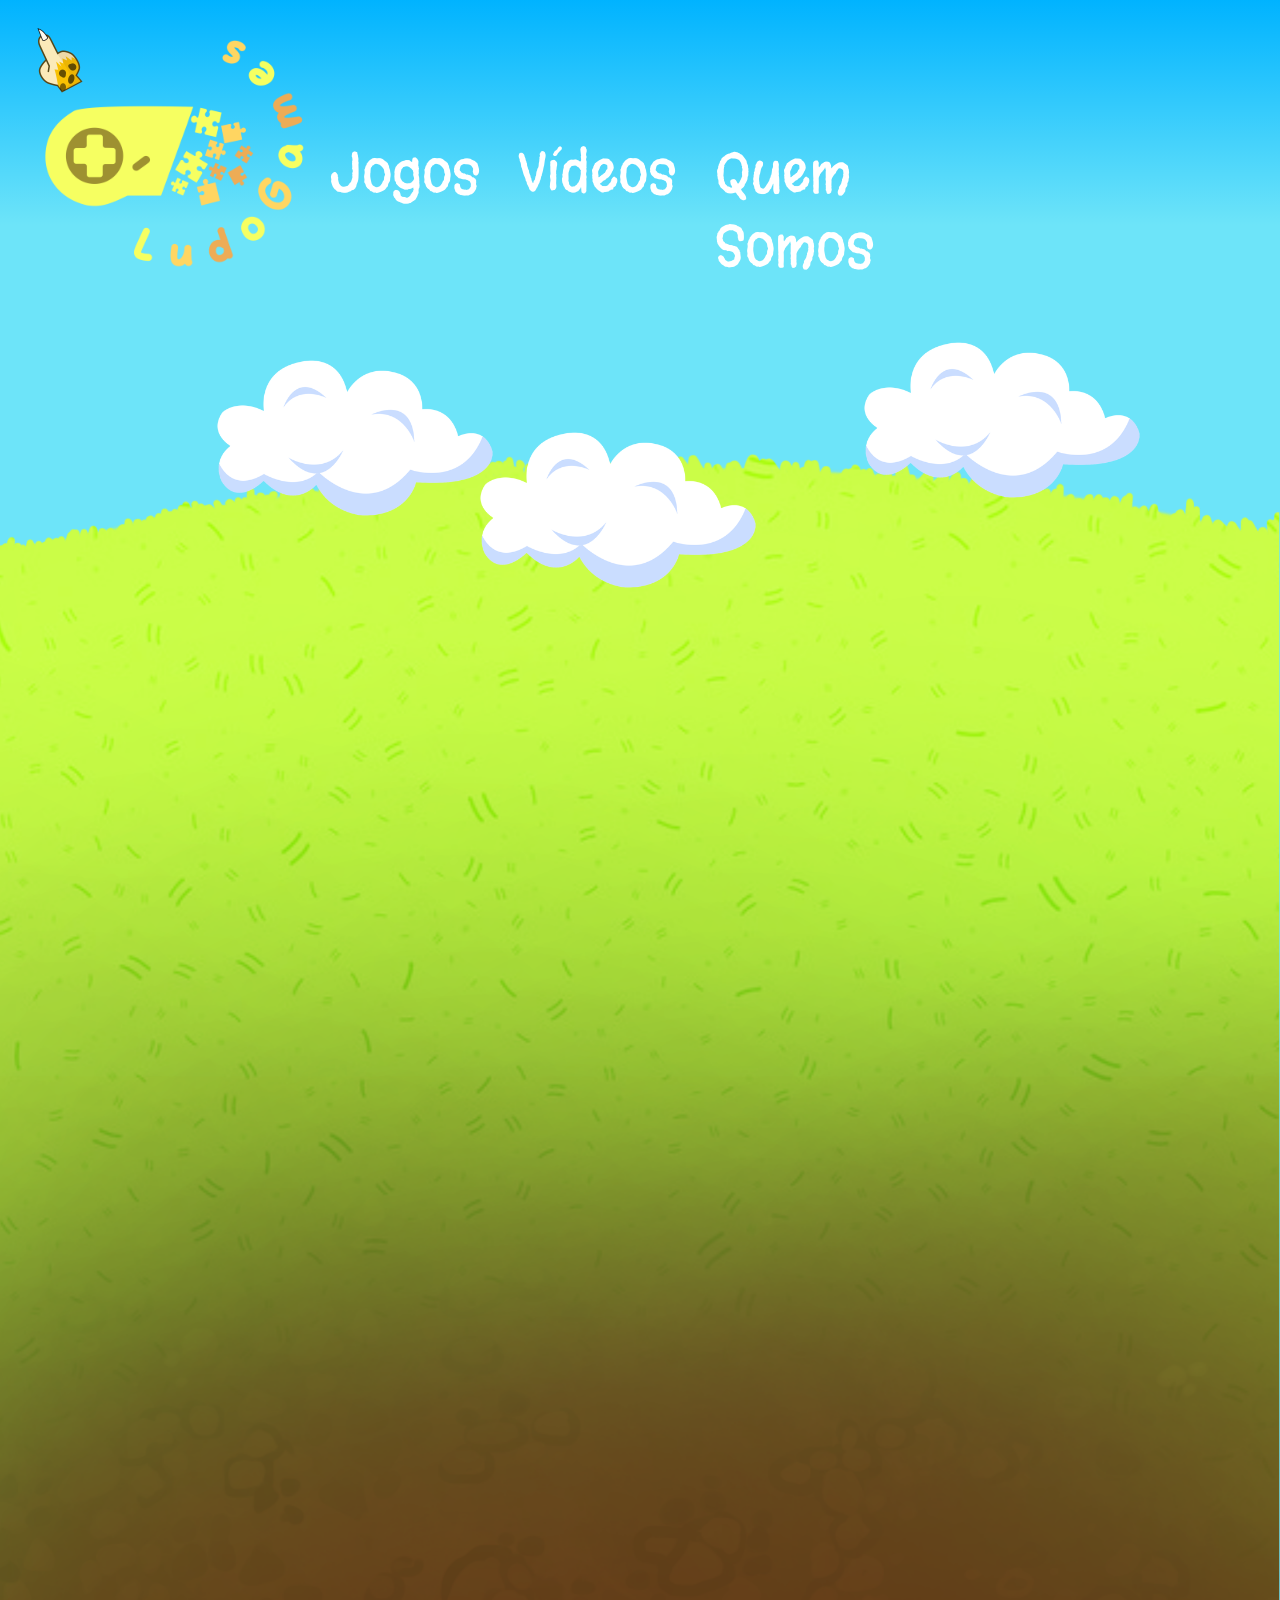
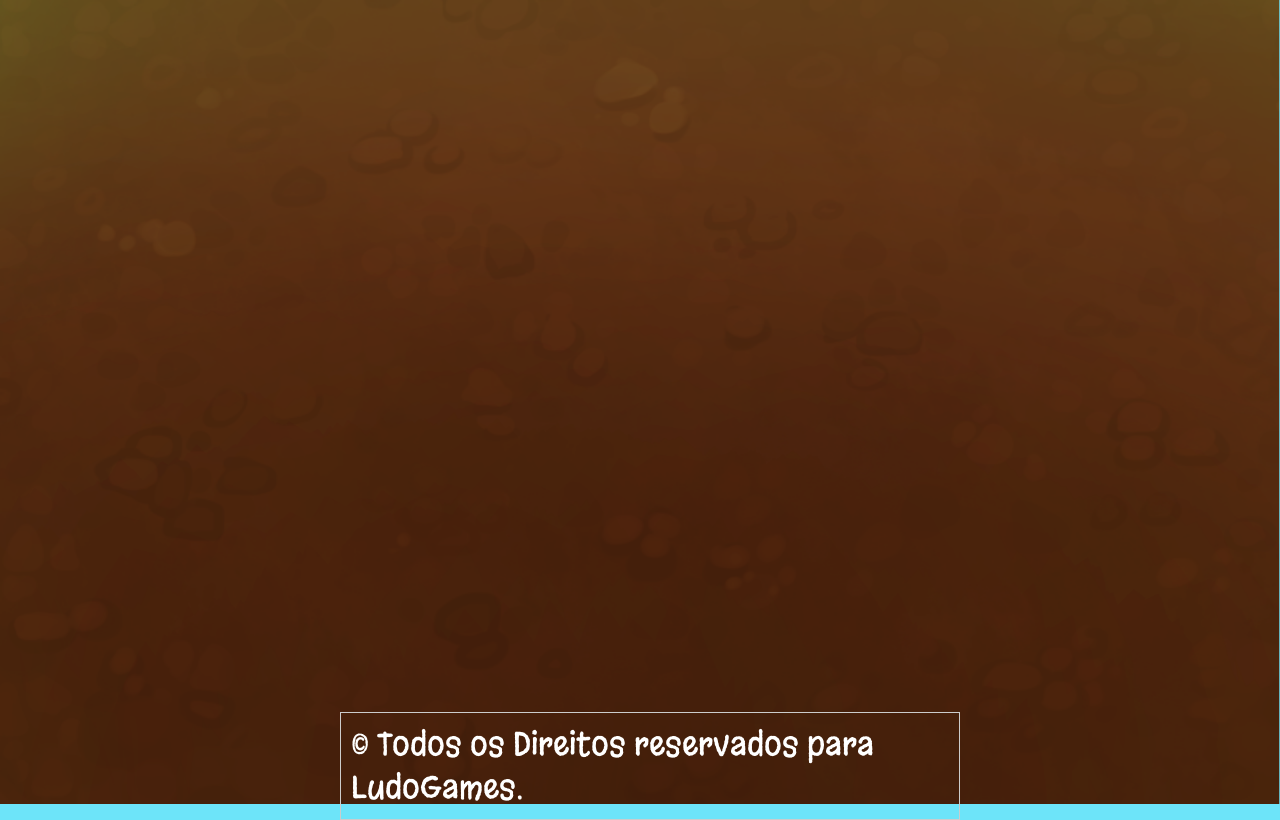
<file: hosting/public/index.html>
<!DOCTYPE html>
<html lang="pt-br">
<head>
    <meta charset="UTF-8">
    <meta name="viewport" content="width=device-width, initial-scale=1.0">
    <title>LudoGames</title>
    <link rel="stylesheet" href="css/style.css">
    <link rel="shortcut icon" href="imgs/favicon.png" type="image/x-icon">
    <link rel="preconnect" href="https://fonts.googleapis.com">
    <link rel="preconnect" href="https://fonts.gstatic.com" crossorigin>
    <link href="https://fonts.googleapis.com/css2?family=Margarine&display=swap" rel="stylesheet">
</head>

<body>

<header class="header">
    <nav class="nav">

        <div class="logo">
            <a href="index.html"><img src="imgs/logo.png" alt="LudoGamesLogo"></a>
        </div>

        <ul class="nav-list">
            <li><a href="jogos.html" class="narra-texto">Jogos</a></li>
            <li><a href="videos.html" class="narra-texto">Vídeos</a></li>
            <li><a href="quemsomos.html" class="narra-texto">Quem Somos</a></li>
        </ul>

    </nav>
</header>

<section>
    <img src="imgs/nuvem.png" alt="nuvem" class="nuvem">
    <img src="imgs/nuvem.png" alt="nuvem" class="nuvem2">
    <img src="imgs/nuvem.png" alt="nuvem" class="nuvem3">
</section>

<main>
    <img src="imgs/fundo.png" alt="" class="morro">
    <p class="texto-footer leitura">© Todos os Direitos reservados para LudoGames.</p>
</main>













<div vw class="enabled">
    <div vw-access-button class="active"></div>
    <div vw-plugin-wrapper class="wrapper">
        <div class="vw-plugin-top-wrapper"></div>
    </div>
</div>

<script src="https://vlibras.gov.br/app/vlibras-plugin.js"></script>

<script src="script.js"></script>

    <div id="legenda-container" aria-live="polite">
    
<div class="legenda-box">
    <span class="icone-audio">🔊</span>
    <span id="texto-legenda"></span>
</div>

</div>

<div id="cursor-personalizado"></div>

    <script>



</script>

</body>
</html>
</file>
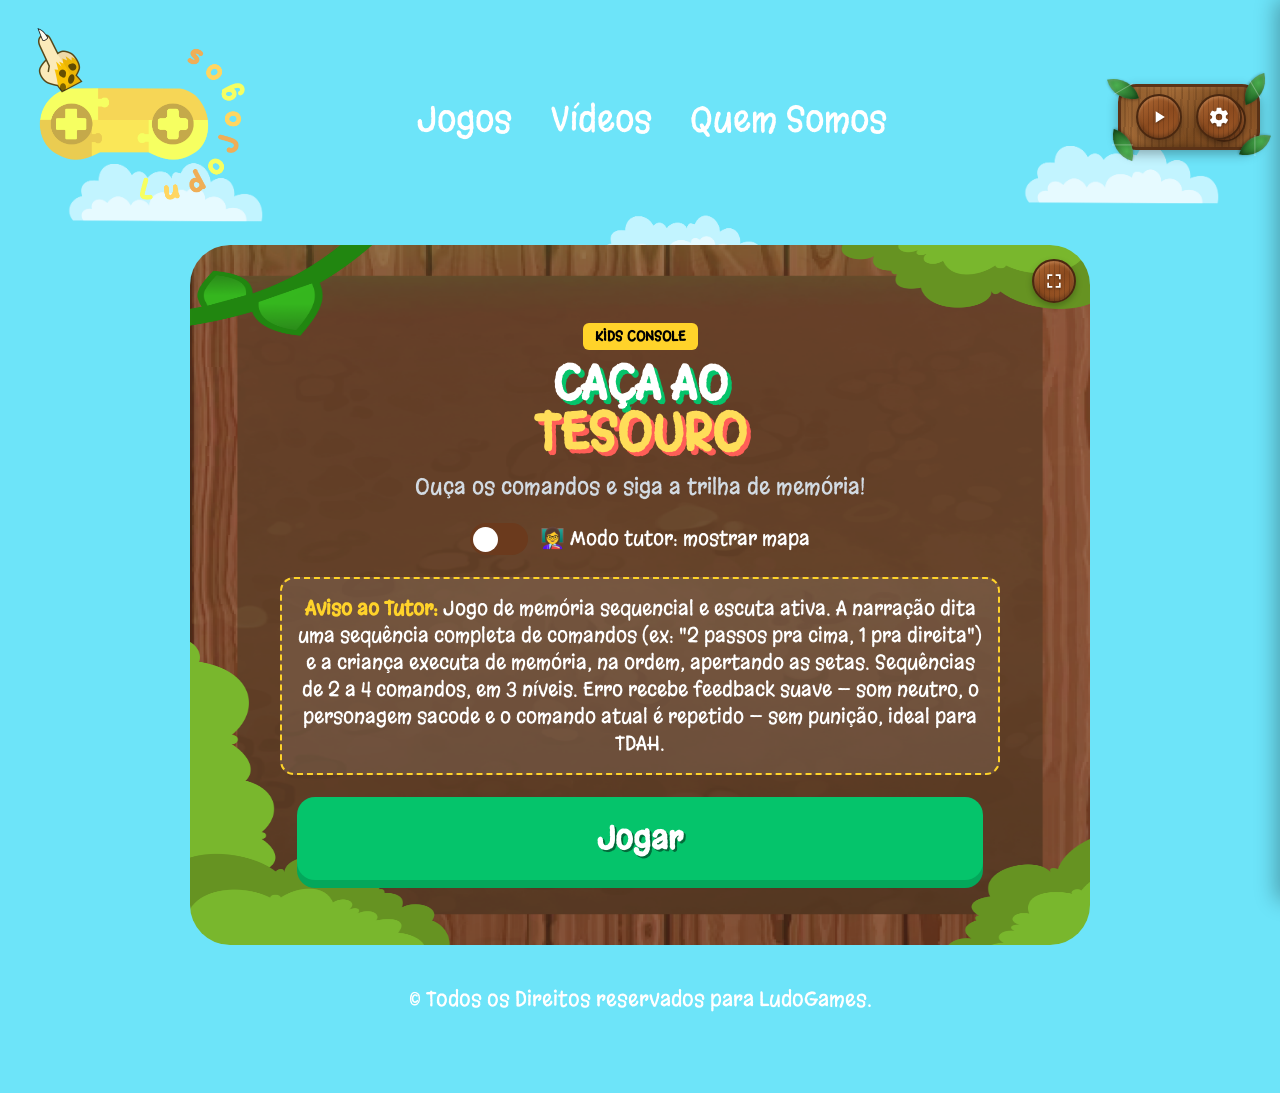
<file: jogos/caca_tesouro/caca.html>
<!DOCTYPE html>
<html lang="pt-br">
<head>
<meta charset="UTF-8">
<meta name="viewport" content="width=device-width, initial-scale=1.0">
<meta name="description" content="Foco no Alvo — jogo educativo de atenção seletiva e sustentada para crianças com TDAH, parte da plataforma LudoGames.">
<title>Caça ao Tesouro — LudoGames</title>
<link rel="stylesheet" href="caca.css">
<link rel="stylesheet" href="fullscreen.css">
<link rel="shortcut icon" href="imgs/favicon.png" type="image/x-icon">
<link rel="preconnect" href="https://fonts.googleapis.com">
<link rel="preconnect" href="https://fonts.gstatic.com" crossorigin>
<link href="https://fonts.googleapis.com/css2?family=Margarine&family=Atkinson+Hyperlegible:ital,wght@0,400;0,700;1,400;1,700&display=swap" rel="stylesheet">
</head>
<body>

<div class="header-wrap">
    <div class="grad-layer" id="azul"></div>
    <div class="grad-layer" id="verde"></div>
    <div class="grad-layer" id="marrom"></div>
    <header class="header" id="header">
        <nav class="nav">
            <div class="logo">
                <a href="../../index.html"><img src="imgs/logo.png" alt="LudoGames — página inicial"></a>
            </div>
            <ul class="nav-list">
                <li><a href="../../jogos.html"     class="narra-texto">Jogos</a></li>
                <li><a href="../../videos.html"    class="narra-texto">Vídeos</a></li>
                <li><a href="../../quemsomos.html" class="narra-texto">Quem Somos</a></li>
            </ul>
            <div class="passarinho" id="passarinho" aria-hidden="true">
                <img src="imgs/prikito1.png" alt="">
            </div>
            <div class="placa-header">
                <span class="folha folha-tl" aria-hidden="true"></span>
                <span class="folha folha-tr" aria-hidden="true"></span>
                <span class="folha folha-bl" aria-hidden="true"></span>
                <span class="folha folha-br" aria-hidden="true"></span>
                <button class="btn-musica" id="btnMusica" aria-label="Tocar música de fundo" aria-pressed="false" title="Música de fundo">
                    <svg class="icone-musica-play" viewBox="0 0 24 24" xmlns="http://www.w3.org/2000/svg" aria-hidden="true"><path d="M8 5v14l11-7z"/></svg>
                    <svg class="icone-musica-pause" viewBox="0 0 24 24" xmlns="http://www.w3.org/2000/svg" aria-hidden="true"><path d="M6 5h4v14H6zM14 5h4v14h-4z"/></svg>
                </button>
                    <button class="btn-fullscreen" id="btnFullscreen" aria-label="Ativar modo tela cheia" title="Tela cheia">
                    <svg viewBox="0 0 24 24" xmlns="http://www.w3.org/2000/svg" aria-hidden="true"><path d="M4 4h6v2H6v4H4V4zm10 0h6v6h-2V6h-4V4zM4 14h2v4h4v2H4v-6zm14 0h2v6h-6v-2h4v-4z"/></svg>
                </button>
                <button class="btn-acessibilidade" id="btnAcessibilidade" aria-label="Abrir painel de acessibilidade" title="Acessibilidade">
                    <svg viewBox="0 0 24 24" xmlns="http://www.w3.org/2000/svg" aria-hidden="true"><path d="M12 15.5A3.5 3.5 0 0 1 8.5 12 3.5 3.5 0 0 1 12 8.5a3.5 3.5 0 0 1 3.5 3.5 3.5 3.5 0 0 1-3.5 3.5m7.43-2.92c.04-.3.07-.62.07-.96s-.03-.66-.07-1l2.15-1.68c.19-.15.24-.42.12-.64l-2.04-3.53c-.12-.22-.39-.3-.61-.22l-2.54 1.02c-.52-.4-1.08-.73-1.69-.98l-.38-2.7C14.46 2.18 14.25 2 14 2h-4c-.25 0-.46.18-.49.42l-.38 2.7c-.61.25-1.17.59-1.69.98L4.9 5.08c-.22-.08-.49 0-.61.22L2.25 8.83c-.13.22-.07.49.12.64l2.15 1.68c-.04.34-.07.67-.07 1s.03.65.07.96l-2.15 1.7c-.19.14-.24.42-.12.63l2.04 3.54c.12.22.39.3.61.22l2.54-1.01c.52.4 1.08.73 1.69.98l.38 2.7c.03.24.24.42.49.42h4c.25 0 .46-.18.49-.42l.38-2.7c.61-.25 1.17-.58 1.69-.98l2.54 1.01c.22.08.49 0 .61-.22l2.04-3.54c.12-.21.07-.49-.12-.63l-2.15-1.7z"/></svg>
                </button>
            </div>
        </nav>
    </header>
</div>

<audio id="musicaFundo" src="sons/musica-fundo.mp3" loop preload="none"></audio>
<div class="sb-overlay" id="sbOverlay" aria-hidden="true"></div>

<aside class="sidebar-acessibilidade" id="sidebarAcessibilidade" aria-label="Painel de acessibilidade" aria-hidden="true" inert>
    <div class="sb-header">
        <h2 class="sb-titulo">Acessibilidade</h2>
        <button class="sb-fechar" id="btnFechar" aria-label="Fechar painel">✕</button>
    </div>
    <section class="sb-secao">
        <h3 class="sb-secao-titulo">Áudio</h3>
        <div class="sb-row"><label class="sb-label" for="togVoz"><span aria-hidden="true">🔊</span> Narração por voz</label><label class="toggle"><input type="checkbox" id="togVoz" checked><span class="slider-tog"></span></label></div>
        <div class="sb-row"><label class="sb-label" for="togLegenda"><span aria-hidden="true">📝</span> Legendas</label><label class="toggle"><input type="checkbox" id="togLegenda" checked><span class="slider-tog"></span></label></div>
        <div class="sb-row"><label class="sb-label" for="togMusica"><span aria-hidden="true">🎵</span> Música de fundo</label><label class="toggle"><input type="checkbox" id="togMusica"><span class="slider-tog"></span></label></div>
        <div class="sb-row" id="rowVelocidade"><span class="sb-label"><span aria-hidden="true">⏩</span> Velocidade</span><div class="btn-grupo" role="group" aria-label="Velocidade da narração"><button class="btn-op" data-vel="0.7">Lenta</button><button class="btn-op ativo" data-vel="1">Normal</button><button class="btn-op" data-vel="1.5">Rápida</button></div></div>
    </section>
    <hr class="sb-divider">
    <section class="sb-secao">
        <h3 class="sb-secao-titulo">Visual</h3>
        <div class="sb-row"><label class="sb-label" for="togAnim"><span aria-hidden="true">✨</span> Animações</label><label class="toggle"><input type="checkbox" id="togAnim" checked><span class="slider-tog"></span></label></div>
        <div class="sb-row"><label class="sb-label" for="togContraste"><span aria-hidden="true">🔲</span> Alto contraste</label><label class="toggle"><input type="checkbox" id="togContraste"><span class="slider-tog"></span></label></div>
        <div class="sb-row"><span class="sb-label"><span aria-hidden="true">🔤</span> Tamanho da fonte</span><div class="btn-grupo" role="group" aria-label="Tamanho da fonte"><button class="btn-op" data-fonte="pequena">P</button><button class="btn-op ativo" data-fonte="normal">M</button><button class="btn-op" data-fonte="grande">G</button></div></div>
        <div class="sb-row sb-row-select"><label class="sb-label" for="selFonte"><span aria-hidden="true">✍️</span> Tipo de fonte</label><select class="sb-select" id="selFonte"><option value="padrao">Padrão (Margarine)</option><option value="dislexia">Dislexia (OpenDyslexic)</option><option value="discalculia">Discalculia (Atkinson)</option></select></div>
    </section>
    <hr class="sb-divider">
    <section class="sb-secao">
        <h3 class="sb-secao-titulo">Outros</h3>
        <div class="sb-row"><label class="sb-label" for="togCursor"><span aria-hidden="true">🖱️</span> Cursor personalizado</label><label class="toggle"><input type="checkbox" id="togCursor" checked><span class="slider-tog"></span></label></div>
    </section>
</aside>

<div class="ceu-decoracao">
    <img src="imgs/nuvem.png" alt="" class="nuvem">
    <img src="imgs/nuvem.png" alt="" class="nuvem2">
    <img src="imgs/nuvem.png" alt="" class="nuvem3">
</div>

<main class="jogo-main">
    <div class="console-frame">
        <div class="game-screen">

    <!-- TELA 1: INÍCIO -->
    <div id="tela-inicio" class="tela">
        <div class="logo-container">
            <span class="badge-console">KIDS CONSOLE</span>
            <h1 class="titulo-jogo">CAÇA AO<br><span class="destaque">TESOURO</span></h1>
            <p class="subtitulo">Ouça os comandos e siga a trilha de memória!</p>
        </div>
        <div class="modo-tutor-toggle">
            <label class="toggle">
                <input type="checkbox" id="togMapaTutor">
                <span class="slider-tog"></span>
            </label>
            <span>👩‍🏫 Modo tutor: mostrar mapa</span>
        </div>
        <div class="guia-rapido-tutor">
            <p><strong>Aviso ao Tutor:</strong> Jogo de memória sequencial e escuta ativa. A narração dita uma sequência completa de comandos (ex: "2 passos pra cima, 1 pra direita") e a criança executa de memória, na ordem, apertando as setas. Sequências de 2 a 4 comandos, em 3 níveis. Erro recebe feedback suave — som neutro, o personagem sacode e o comando atual é repetido — sem punição, ideal para TDAH.</p>
        </div>
        <button id="btn-start" class="btn-start">Jogar</button>
    </div>

    <!-- TELA 2: O JOGO -->
    <div id="tela-jogo" class="tela escondido">
        <div class="hud-bar">
            <span id="hud-nivel" class="hud-item">NÍVEL: Fácil</span>
            <span id="hud-round" class="hud-item">ROUND: 1/5</span>
            <span id="hud-comando" class="hud-item">Ouça com atenção...</span>
        </div>

        <p class="instrucao-jogo" id="instrucao-jogo">🔊 Preste atenção nos comandos!</p>

        <div class="zona-jogo">
            <div class="palco">
                <div class="palco-personagem" id="palcoPersonagem">🐤</div>
                <p class="palco-dica">Ouvindo...</p>
                <button id="btn-repetir" class="btn-repetir">🔁 Ouvir de novo</button>
            </div>
            <div class="mapa-wrap" id="mapaWrap">
                <p class="mapa-titulo">Mapa do tutor</p>
                <div class="grade-mapa" id="gradeMapa"></div>
            </div>
        </div>

        <div class="comandos-fita" id="comandosFita"></div>
    </div>

    <!-- TELA 3: NÍVEL COMPLETO -->
    <div id="tela-nivel" class="tela escondido">
        <div class="vitoria-box">
            <h1 class="titulo-vitoria">NÍVEL COMPLETO!</h1>
            <div class="medalha-animada">⭐</div>
            <p id="mensagem-nivel" class="texto-vitoria"></p>
            <button id="btn-proximo-nivel" class="btn-start">Próximo Nível →</button>
        </div>
    </div>

    <!-- TELA 4: FIM -->
    <div id="tela-final" class="tela escondido">
        <div class="vitoria-box">
            <h1 class="titulo-vitoria">VOCÊ VENCEU!</h1>
            <div class="medalha-animada">🏆</div>
            <p id="mensagem-final" class="texto-vitoria"></p>
            <button id="btn-restart" class="btn-start">JOGAR DE NOVO 🔄</button>
        </div>
    </div>

</div>
    </div>
    <p class="texto-footer leitura">© Todos os Direitos reservados para LudoGames.</p>
</main>

<div vw class="enabled"><div vw-access-button class="active"></div><div vw-plugin-wrapper class="wrapper"><div class="vw-plugin-top-wrapper"></div></div></div>
<script src="https://vlibras.gov.br/app/vlibras-plugin.js" defer></script>
<div id="legenda-container" aria-live="polite" aria-atomic="true"><div class="legenda-box" role="status"><span class="icone-audio" aria-hidden="true">🔊</span><span id="texto-legenda"></span></div></div>
<div id="cursor-personalizado" aria-hidden="true"></div>
<script src="js/site.js" defer></script>
<script src="js/caca.js" defer></script>
<script src="js/fullscreen.js" defer></script>

</body>
</html>
</file>
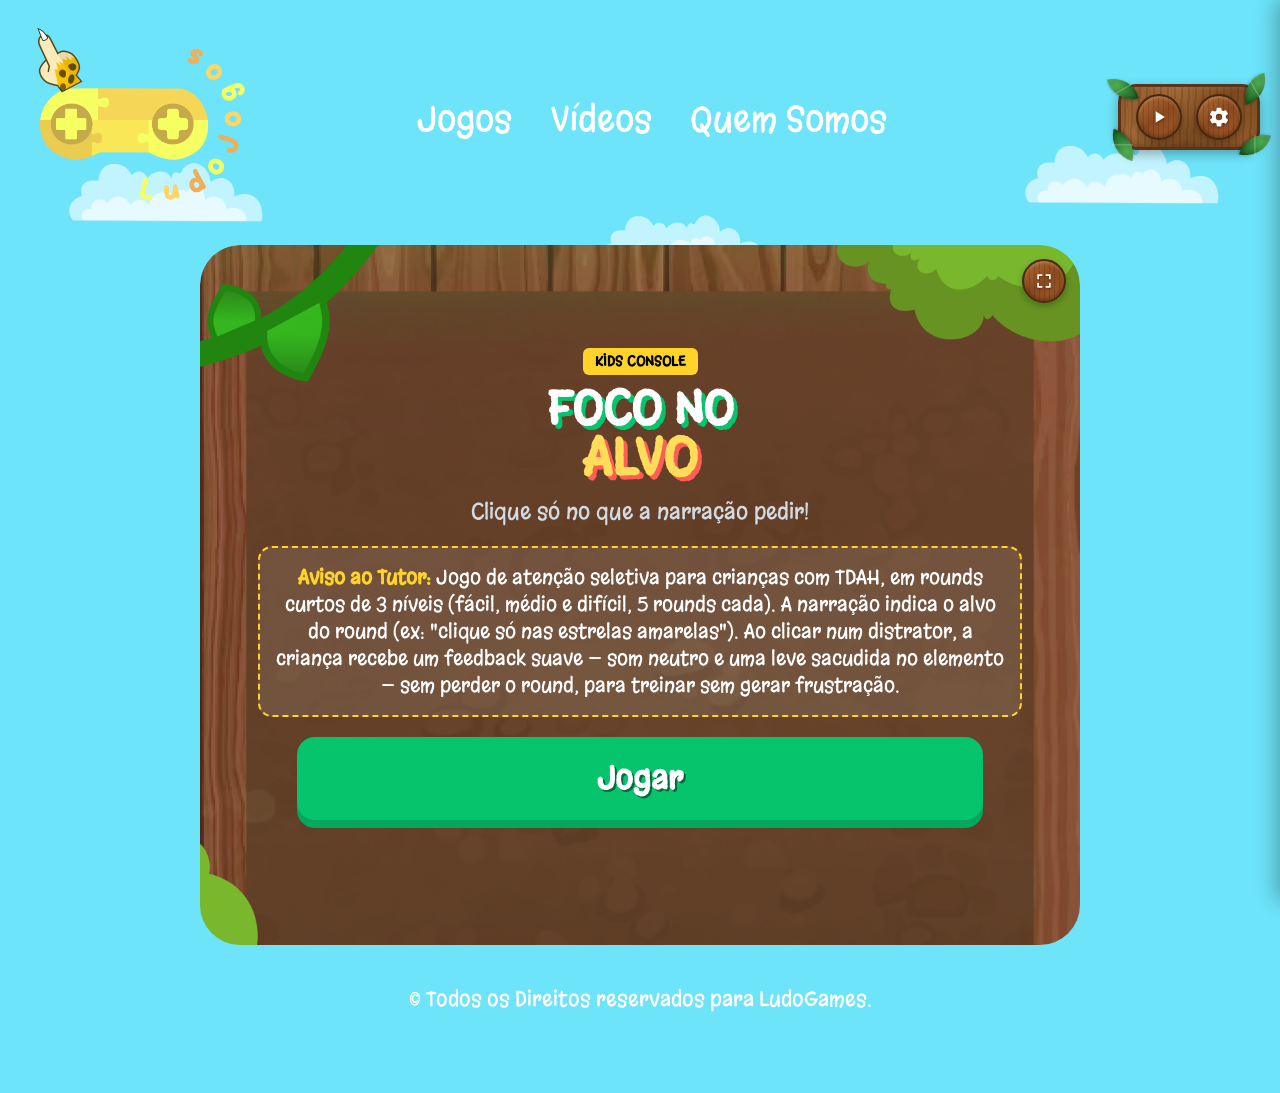
<file: jogos/foco_alvo/foco.html>
<!DOCTYPE html>
<html lang="pt-br">
<head>
<meta charset="UTF-8">
<meta name="viewport" content="width=device-width, initial-scale=1.0">
<meta name="description" content="Foco no Alvo — jogo educativo de atenção seletiva e sustentada para crianças com TDAH, parte da plataforma LudoGames.">
<title>Foco no Alvo — LudoGames</title>
<link rel="stylesheet" href="foco.css">
<link rel="stylesheet" href="fullscreen.css">
<link rel="shortcut icon" href="imgs/favicon.png" type="image/x-icon">
<link rel="preconnect" href="https://fonts.googleapis.com">
<link rel="preconnect" href="https://fonts.gstatic.com" crossorigin>
<link href="https://fonts.googleapis.com/css2?family=Margarine&family=Atkinson+Hyperlegible:ital,wght@0,400;0,700;1,400;1,700&display=swap" rel="stylesheet">
</head>
<body>

<div class="header-wrap">
    <div class="grad-layer" id="azul"></div>
    <div class="grad-layer" id="verde"></div>
    <div class="grad-layer" id="marrom"></div>
    <header class="header" id="header">
        <nav class="nav">
            <div class="logo">
                <a href="../../index.html"><img src="imgs/logo.png" alt="LudoGames — página inicial"></a>
            </div>
            <ul class="nav-list">
                <li><a href="../../jogos.html"     class="narra-texto">Jogos</a></li>
                <li><a href="../../videos.html"    class="narra-texto">Vídeos</a></li>
                <li><a href="../../quemsomos.html" class="narra-texto">Quem Somos</a></li>
            </ul>
            <div class="passarinho" id="passarinho" aria-hidden="true">
                <img src="imgs/prikito1.png" alt="">
            </div>
            <div class="placa-header">
                <span class="folha folha-tl" aria-hidden="true"></span>
                <span class="folha folha-tr" aria-hidden="true"></span>
                <span class="folha folha-bl" aria-hidden="true"></span>
                <span class="folha folha-br" aria-hidden="true"></span>
                <button class="btn-musica" id="btnMusica" aria-label="Tocar música de fundo" aria-pressed="false" title="Música de fundo">
                    <svg class="icone-musica-play" viewBox="0 0 24 24" xmlns="http://www.w3.org/2000/svg" aria-hidden="true"><path d="M8 5v14l11-7z"/></svg>
                    <svg class="icone-musica-pause" viewBox="0 0 24 24" xmlns="http://www.w3.org/2000/svg" aria-hidden="true"><path d="M6 5h4v14H6zM14 5h4v14h-4z"/></svg>
                </button>
                <button class="btn-acessibilidade" id="btnAcessibilidade" aria-label="Abrir painel de acessibilidade" title="Acessibilidade">
                    <svg viewBox="0 0 24 24" xmlns="http://www.w3.org/2000/svg" aria-hidden="true"><path d="M12 15.5A3.5 3.5 0 0 1 8.5 12 3.5 3.5 0 0 1 12 8.5a3.5 3.5 0 0 1 3.5 3.5 3.5 3.5 0 0 1-3.5 3.5m7.43-2.92c.04-.3.07-.62.07-.96s-.03-.66-.07-1l2.15-1.68c.19-.15.24-.42.12-.64l-2.04-3.53c-.12-.22-.39-.3-.61-.22l-2.54 1.02c-.52-.4-1.08-.73-1.69-.98l-.38-2.7C14.46 2.18 14.25 2 14 2h-4c-.25 0-.46.18-.49.42l-.38 2.7c-.61.25-1.17.59-1.69.98L4.9 5.08c-.22-.08-.49 0-.61.22L2.25 8.83c-.13.22-.07.49.12.64l2.15 1.68c-.04.34-.07.67-.07 1s.03.65.07.96l-2.15 1.7c-.19.14-.24.42-.12.63l2.04 3.54c.12.22.39.3.61.22l2.54-1.01c.52.4 1.08.73 1.69.98l.38 2.7c.03.24.24.42.49.42h4c.25 0 .46-.18.49-.42l.38-2.7c.61-.25 1.17-.58 1.69-.98l2.54 1.01c.22.08.49 0 .61-.22l2.04-3.54c.12-.21.07-.49-.12-.63l-2.15-1.7z"/></svg>
                </button>
            </div>
        </nav>
    </header>
</div>

<audio id="musicaFundo" src="sons/musica-fundo.mp3" loop preload="none"></audio>
<div class="sb-overlay" id="sbOverlay" aria-hidden="true"></div>

<aside class="sidebar-acessibilidade" id="sidebarAcessibilidade" aria-label="Painel de acessibilidade" aria-hidden="true" inert>
    <div class="sb-header">
        <h2 class="sb-titulo">Acessibilidade</h2>
        <button class="sb-fechar" id="btnFechar" aria-label="Fechar painel">✕</button>
    </div>
    <section class="sb-secao">
        <h3 class="sb-secao-titulo">Áudio</h3>
        <div class="sb-row"><label class="sb-label" for="togVoz"><span aria-hidden="true">🔊</span> Narração por voz</label><label class="toggle"><input type="checkbox" id="togVoz" checked><span class="slider-tog"></span></label></div>
        <div class="sb-row"><label class="sb-label" for="togLegenda"><span aria-hidden="true">📝</span> Legendas</label><label class="toggle"><input type="checkbox" id="togLegenda" checked><span class="slider-tog"></span></label></div>
        <div class="sb-row"><label class="sb-label" for="togMusica"><span aria-hidden="true">🎵</span> Música de fundo</label><label class="toggle"><input type="checkbox" id="togMusica"><span class="slider-tog"></span></label></div>
        <div class="sb-row" id="rowVelocidade"><span class="sb-label"><span aria-hidden="true">⏩</span> Velocidade</span><div class="btn-grupo" role="group" aria-label="Velocidade da narração"><button class="btn-op" data-vel="0.7">Lenta</button><button class="btn-op ativo" data-vel="1">Normal</button><button class="btn-op" data-vel="1.5">Rápida</button></div></div>
    </section>
    <hr class="sb-divider">
    <section class="sb-secao">
        <h3 class="sb-secao-titulo">Visual</h3>
        <div class="sb-row"><label class="sb-label" for="togAnim"><span aria-hidden="true">✨</span> Animações</label><label class="toggle"><input type="checkbox" id="togAnim" checked><span class="slider-tog"></span></label></div>
        <div class="sb-row"><label class="sb-label" for="togContraste"><span aria-hidden="true">🔲</span> Alto contraste</label><label class="toggle"><input type="checkbox" id="togContraste"><span class="slider-tog"></span></label></div>
        <div class="sb-row"><span class="sb-label"><span aria-hidden="true">🔤</span> Tamanho da fonte</span><div class="btn-grupo" role="group" aria-label="Tamanho da fonte"><button class="btn-op" data-fonte="pequena">P</button><button class="btn-op ativo" data-fonte="normal">M</button><button class="btn-op" data-fonte="grande">G</button></div></div>
        <div class="sb-row sb-row-select"><label class="sb-label" for="selFonte"><span aria-hidden="true">✍️</span> Tipo de fonte</label><select class="sb-select" id="selFonte"><option value="padrao">Padrão (Margarine)</option><option value="dislexia">Dislexia (OpenDyslexic)</option><option value="discalculia">Discalculia (Atkinson)</option></select></div>
    </section>
    <hr class="sb-divider">
    <section class="sb-secao">
        <h3 class="sb-secao-titulo">Outros</h3>
        <div class="sb-row"><label class="sb-label" for="togCursor"><span aria-hidden="true">🖱️</span> Cursor personalizado</label><label class="toggle"><input type="checkbox" id="togCursor" checked><span class="slider-tog"></span></label></div>
    </section>
</aside>

<div class="ceu-decoracao">
    <img src="imgs/nuvem.png" alt="" class="nuvem">
    <img src="imgs/nuvem.png" alt="" class="nuvem2">
    <img src="imgs/nuvem.png" alt="" class="nuvem3">
</div>

<main class="jogo-main">
    <div class="console-frame">
        <div class="game-screen">

            <!-- TELA 1: INÍCIO -->
            <div id="tela-inicio" class="tela">
                <div class="logo-container">
                    <span class="badge-console">KIDS CONSOLE</span>
                    <h1 class="titulo-jogo">FOCO NO<br><span class="destaque">ALVO</span></h1>
                    <p class="subtitulo">Clique só no que a narração pedir!</p>
                </div>
                <div class="guia-rapido-tutor">
                    <p><strong>Aviso ao Tutor:</strong> Jogo de atenção seletiva para crianças com TDAH, em rounds curtos de 3 níveis (fácil, médio e difícil, 5 rounds cada). A narração indica o alvo do round (ex: "clique só nas estrelas amarelas"). Ao clicar num distrator, a criança recebe um feedback suave — som neutro e uma leve sacudida no elemento — sem perder o round, para treinar sem gerar frustração.</p>
                </div>
                <button id="btn-start" class="btn-start">Jogar</button>
            </div>

            <!-- TELA 2: O JOGO -->
            <div id="tela-jogo" class="tela escondido">
                <div class="hud-bar">
                    <span id="hud-nivel" class="hud-item">NÍVEL: Fácil</span>
                    <span id="hud-round" class="hud-item">ROUND: 1/5</span>
                    <span id="hud-acertos" class="hud-item">Alvos: 0/4</span>
                </div>

                <p class="instrucao-jogo" id="instrucao-jogo">Clique só nos alvos!</p>

                <div class="area-jogo" id="areaJogo" aria-label="Área do jogo: clique apenas nos alvos indicados">
                    <!-- Elementos gerados via JS -->
                </div>
            </div>

            <!-- TELA 3: NÍVEL COMPLETO -->
            <div id="tela-nivel" class="tela escondido">
                <div class="vitoria-box">
                    <h1 class="titulo-vitoria">NÍVEL COMPLETO!</h1>
                    <div class="medalha-animada">⭐</div>
                    <p id="mensagem-nivel" class="texto-vitoria"></p>
                    <button id="btn-proximo-nivel" class="btn-start">Próximo Nível →</button>
                </div>
            </div>

            <!-- TELA 4: FIM -->
            <div id="tela-final" class="tela escondido">
                <div class="vitoria-box">
                    <h1 class="titulo-vitoria">VOCÊ VENCEU!</h1>
                    <div class="medalha-animada">🏆</div>
                    <p id="mensagem-final" class="texto-vitoria"></p>
                    <button id="btn-restart" class="btn-start">JOGAR DE NOVO 🔄</button>
                </div>
            </div>

        </div>
    </div>
    <p class="texto-footer leitura">© Todos os Direitos reservados para LudoGames.</p>
</main>

<div vw class="enabled"><div vw-access-button class="active"></div><div vw-plugin-wrapper class="wrapper"><div class="vw-plugin-top-wrapper"></div></div></div>
<script src="https://vlibras.gov.br/app/vlibras-plugin.js" defer></script>
<div id="legenda-container" aria-live="polite" aria-atomic="true"><div class="legenda-box" role="status"><span class="icone-audio" aria-hidden="true">🔊</span><span id="texto-legenda"></span></div></div>
<div id="cursor-personalizado" aria-hidden="true"></div>
<script src="js/site.js" defer></script>
<script src="js/foco.js" defer></script>
<script src="js/fullscreen.js" defer></script>

</body>
</html>
</file>
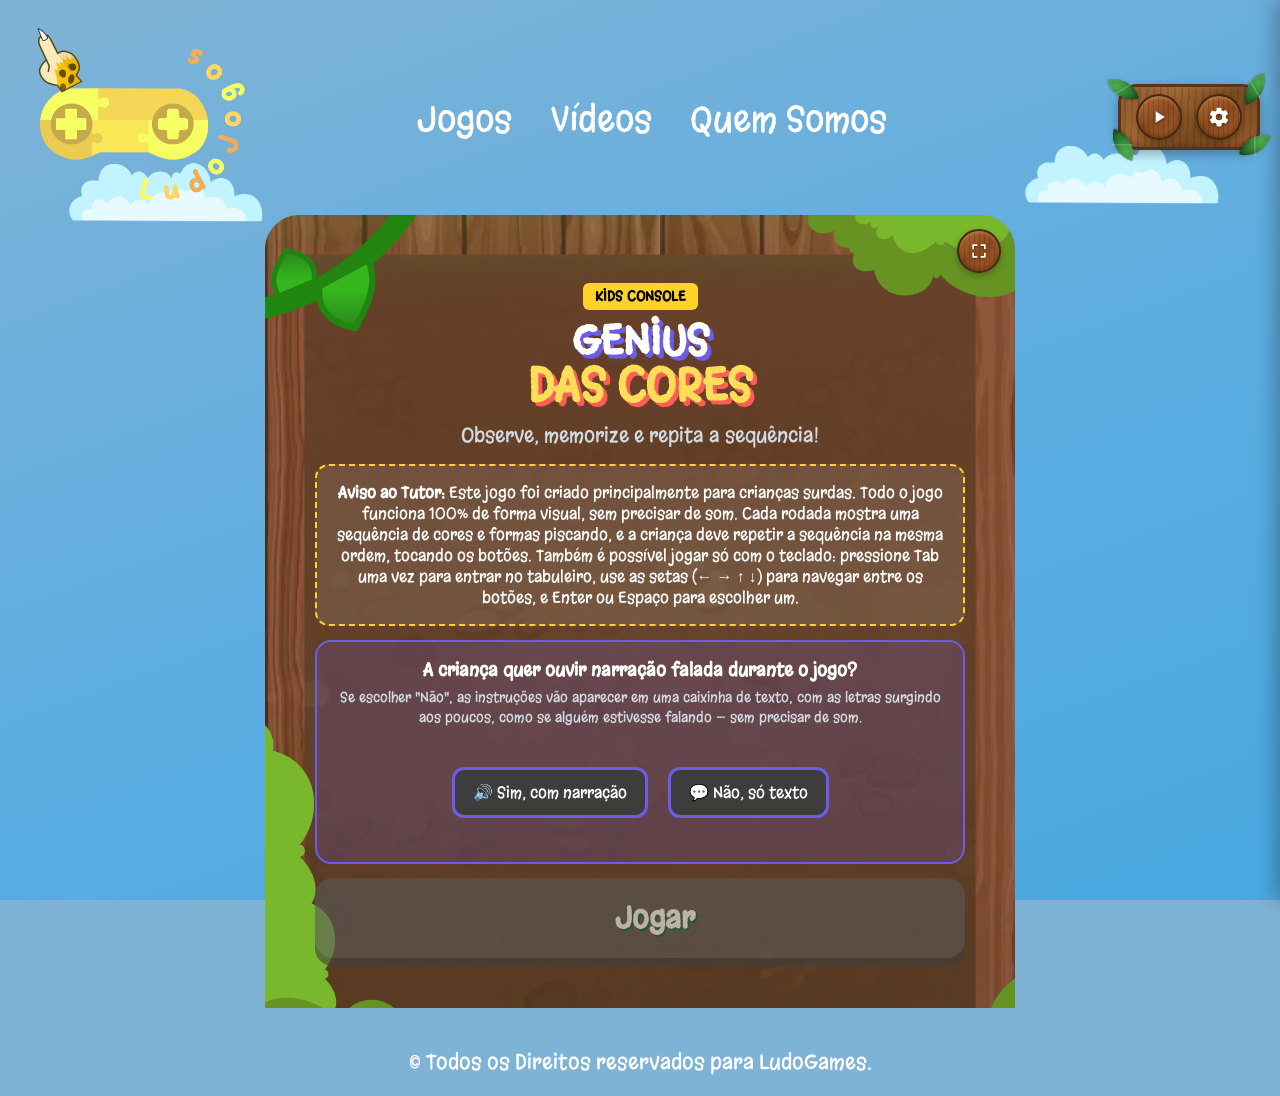
<file: jogos/genius_som/genius.html>
<!DOCTYPE html>
<html lang="pt-br">
<head>
    <meta charset="UTF-8">
    <meta name="viewport" content="width=device-width, initial-scale=1.0">
    <meta name="description" content="Genius das Cores — jogo de memória visual, acessível para crianças surdas, parte da plataforma LudoGames.">
    <title>Genius das Cores — LudoGames</title>
    <link rel="stylesheet" href="genius.css">
    <link rel="stylesheet" href="fullscreen.css">
    <link rel="shortcut icon" href="imgs/favicon.png" type="image/x-icon">
    <link rel="preconnect" href="https://fonts.googleapis.com">
    <link rel="preconnect" href="https://fonts.gstatic.com" crossorigin>
    <link href="https://fonts.googleapis.com/css2?family=Margarine&family=Atkinson+Hyperlegible:ital,wght@0,400;0,700;1,400;1,700&display=swap" rel="stylesheet">
</head>

<body>

    <div class="header-wrap">
        <div class="grad-layer" id="azul"></div>
        <div class="grad-layer" id="verde"></div>
        <div class="grad-layer" id="marrom"></div>

        <header class="header" id="header">
            <nav class="nav">

                <div class="logo">
                    <a href="../../index.html">
                        <img src="imgs/logo.png" alt="LudoGames — página inicial">
                    </a>
                </div>

                <ul class="nav-list">
                    <li><a href="../../jogos.html"     class="narra-texto">Jogos</a></li>
                    <li><a href="../../videos.html"    class="narra-texto">Vídeos</a></li>
                    <li><a href="../../quemsomos.html" class="narra-texto">Quem Somos</a></li>
                </ul>

                <!-- Passarinho do header -->
                <div class="passarinho" id="passarinho" aria-hidden="true">
                    <img src="imgs/prikito1.png" alt="">
                </div>

                <!-- Placa de madeira: agrupa botões de música + acessibilidade -->
            <div class="placa-header">
                <span class="folha folha-tl" aria-hidden="true"></span>
                <span class="folha folha-tr" aria-hidden="true"></span>
                <span class="folha folha-bl" aria-hidden="true"></span>
                <span class="folha folha-br" aria-hidden="true"></span>

                <!-- Botão de música de fundo -->
                <button class="btn-musica" id="btnMusica" aria-label="Tocar música de fundo" aria-pressed="false" title="Música de fundo">
                    <svg class="icone-musica-play" viewBox="0 0 24 24" xmlns="http://www.w3.org/2000/svg" aria-hidden="true">
                        <path d="M8 5v14l11-7z"/>
                    </svg>
                    <svg class="icone-musica-pause" viewBox="0 0 24 24" xmlns="http://www.w3.org/2000/svg" aria-hidden="true">
                        <path d="M6 5h4v14H6zM14 5h4v14h-4z"/>
                    </svg>
                </button>

                <!-- Botão de acessibilidade -->
                <button class="btn-acessibilidade" id="btnAcessibilidade" aria-label="Abrir painel de acessibilidade" title="Acessibilidade">
                    <svg viewBox="0 0 24 24" xmlns="http://www.w3.org/2000/svg" aria-hidden="true">
                        <path d="M12 15.5A3.5 3.5 0 0 1 8.5 12 3.5 3.5 0 0 1 12 8.5a3.5 3.5 0 0 1 3.5 3.5 3.5 3.5 0 0 1-3.5 3.5m7.43-2.92c.04-.3.07-.62.07-.96s-.03-.66-.07-1l2.15-1.68c.19-.15.24-.42.12-.64l-2.04-3.53c-.12-.22-.39-.3-.61-.22l-2.54 1.02c-.52-.4-1.08-.73-1.69-.98l-.38-2.7C14.46 2.18 14.25 2 14 2h-4c-.25 0-.46.18-.49.42l-.38 2.7c-.61.25-1.17.59-1.69.98L4.9 5.08c-.22-.08-.49 0-.61.22L2.25 8.83c-.13.22-.07.49.12.64l2.15 1.68c-.04.34-.07.67-.07 1s.03.65.07.96l-2.15 1.7c-.19.14-.24.42-.12.63l2.04 3.54c.12.22.39.3.61.22l2.54-1.01c.52.4 1.08.73 1.69.98l.38 2.7c.03.24.24.42.49.42h4c.25 0 .46-.18.49-.42l.38-2.7c.61-.25 1.17-.58 1.69-.98l2.54 1.01c.22.08.49 0 .61-.22l2.04-3.54c.12-.21.07-.49-.12-.63l-2.15-1.7z"/>
                    </svg>
                </button>
            </div>

            </nav>
        </header>
    </div>

    <!-- Elemento de áudio da música de fundo desta página. O caminho é
         padronizado como sons/musica-fundo.mp3 — basta substituir o
         arquivo depois, sem precisar mexer no código. -->
    <audio id="musicaFundo" src="sons/musica-fundo.mp3" loop preload="none"></audio>

    <!-- Overlay do painel de acessibilidade -->
    <div class="sb-overlay" id="sbOverlay" aria-hidden="true"></div>

    <!-- Painel lateral de acessibilidade -->
    <aside class="sidebar-acessibilidade" id="sidebarAcessibilidade" aria-label="Painel de acessibilidade" aria-hidden="true" inert>

        <div class="sb-header">
            <h2 class="sb-titulo">Acessibilidade</h2>
            <button class="sb-fechar" id="btnFechar" aria-label="Fechar painel">✕</button>
        </div>

        <!-- ÁUDIO -->
        <section class="sb-secao">
            <h3 class="sb-secao-titulo">Áudio</h3>

            <div class="sb-row">
                <label class="sb-label" for="togVoz">
                    <span aria-hidden="true">🔊</span> Narração por voz
                </label>
                <label class="toggle">
                    <input type="checkbox" id="togVoz" checked>
                    <span class="slider-tog"></span>
                </label>
            </div>

            <div class="sb-row">
                <label class="sb-label" for="togLegenda">
                    <span aria-hidden="true">📝</span> Legendas
                </label>
                <label class="toggle">
                    <input type="checkbox" id="togLegenda" checked>
                    <span class="slider-tog"></span>
                </label>
            </div>

            <div class="sb-row">
                <label class="sb-label" for="togMusica">
                    <span aria-hidden="true">🎵</span> Música de fundo
                </label>
                <label class="toggle">
                    <input type="checkbox" id="togMusica">
                    <span class="slider-tog"></span>
                </label>
            </div>

            <div class="sb-row" id="rowVelocidade">
                <span class="sb-label"><span aria-hidden="true">⏩</span> Velocidade</span>
                <div class="btn-grupo" role="group" aria-label="Velocidade da narração">
                    <button class="btn-op" data-vel="0.7">Lenta</button>
                    <button class="btn-op ativo" data-vel="1">Normal</button>
                    <button class="btn-op" data-vel="1.5">Rápida</button>
                </div>
            </div>
        </section>

        <hr class="sb-divider">

        <!-- VISUAL -->
        <section class="sb-secao">
            <h3 class="sb-secao-titulo">Visual</h3>

            <div class="sb-row">
                <label class="sb-label" for="togAnim">
                    <span aria-hidden="true">✨</span> Animações
                </label>
                <label class="toggle">
                    <input type="checkbox" id="togAnim" checked>
                    <span class="slider-tog"></span>
                </label>
            </div>

            <div class="sb-row">
                <label class="sb-label" for="togContraste">
                    <span aria-hidden="true">🌗</span> Alto contraste
                </label>
                <label class="toggle">
                    <input type="checkbox" id="togContraste">
                    <span class="slider-tog"></span>
                </label>
            </div>

            <div class="sb-row">
                <span class="sb-label"><span aria-hidden="true">🔤</span> Tamanho da fonte</span>
                <div class="btn-grupo" role="group" aria-label="Tamanho da fonte">
                    <button class="btn-op" data-fonte="pequena">P</button>
                    <button class="btn-op ativo" data-fonte="normal">M</button>
                    <button class="btn-op" data-fonte="grande">G</button>
                </div>
            </div>

            <div class="sb-row sb-row-select">
                <label class="sb-label" for="selTipoFonte">
                    <span aria-hidden="true">🔡</span> Tipo de fonte
                </label>
                <select class="sb-select" id="selTipoFonte" aria-label="Escolher tipo de fonte">
                    <option value="padrao">Padrão</option>
                    <option value="dislexia">Dislexia (OpenDyslexic)</option>
                    <option value="discalculia">Discalculia (Atkinson Hyperlegible)</option>
                </select>
            </div>
        </section>

        <hr class="sb-divider">

        <!-- OUTROS -->
        <section class="sb-secao">
            <h3 class="sb-secao-titulo">Outros</h3>

            <div class="sb-row">
                <label class="sb-label" for="togCursor">
                    <span aria-hidden="true">🖱️</span> Cursor personalizado
                </label>
                <label class="toggle">
                    <input type="checkbox" id="togCursor" checked>
                    <span class="slider-tog"></span>
                </label>
            </div>
        </section>

    </aside>

    <!-- Nuvens decorativas: aria-hidden para leitores de tela ignorarem -->
    <div aria-hidden="true">
        <img src="imgs/nuvem.png" alt="" class="nuvem">
        <img src="imgs/nuvem.png" alt="" class="nuvem2">
        <img src="imgs/nuvem.png" alt="" class="nuvem3">
    </div>

    <main class="jogo-main">

        <div class="console-frame">
            <div class="game-screen">

                <!-- TELA 1: INÍCIO -->
                <div id="tela-inicio" class="tela active">
                    <div class="logo-container">
                        <span class="badge-console">KIDS CONSOLE</span>
                        <h1 class="titulo-jogo">GENIUS <br><span class="destaque">DAS CORES</span></h1>
                        <p class="subtitulo">Observe, memorize e repita a sequência!</p>
                    </div>

                    <div class="guia-rapido-tutor">
                        <p><strong>Aviso ao Tutor:</strong> Este jogo foi criado principalmente para crianças surdas. Todo o jogo funciona 100% de forma visual, sem precisar de som. Cada rodada mostra uma sequência de cores e formas piscando, e a criança deve repetir a sequência na mesma ordem, tocando os botões. Também é possível jogar só com o teclado: pressione Tab uma vez para entrar no tabuleiro, use as setas (← → ↑ ↓) para navegar entre os botões, e Enter ou Espaço para escolher um.</p>
                    </div>

                    <!-- Escolha obrigatória: narração falada ou caixinha de texto -->
                    <div class="escolha-narracao" id="escolha-narracao">
                        <p class="escolha-titulo">A criança quer ouvir narração falada durante o jogo?</p>
                        <p class="escolha-explicacao">Se escolher "Não", as instruções vão aparecer em uma caixinha de texto, com as letras surgindo aos poucos, como se alguém estivesse falando — sem precisar de som.</p>

                        <div class="escolha-botoes">
                            <button id="btn-narracao-sim" class="btn-escolha" data-escolha="sim">
                                🔊 Sim, com narração
                            </button>
                            <button id="btn-narracao-nao" class="btn-escolha" data-escolha="nao">
                                💬 Não, só texto
                            </button>
                        </div>

                        <p class="escolha-confirmada" id="escolha-confirmada" aria-live="polite"></p>
                    </div>

                    <button id="btn-start" class="btn-start" disabled>Jogar</button>
                </div>

                <!-- TELA 2: O JOGO -->
                <div id="tela-jogo" class="tela escondido">
                    <div class="hud-bar">
                        <span id="hud-rodada" class="hud-item">RODADA: 1</span>
                        <span id="hud-status" class="hud-item">OBSERVE</span>
                    </div>

                    <!-- Balão visual: sem aria-live, para não disparar leitura
                         letra por letra durante a animação de "máquina de escrever" -->
                    <h2 id="instrucao" class="balao-voz">Observe a sequência!</h2>

                    <!-- Região só para leitores de tela: recebe o texto completo
                         de uma vez (nunca letra por letra) -->
                    <span id="instrucao-leitor-tela" class="apenas-leitor-tela" aria-live="polite"></span>

                    <!-- Tabuleiro do Genius: 4 botões, cor + forma distintas -->
                    <div class="tabuleiro" id="tabuleiro">
                        <button class="botao-genius botao-0" id="botao-0" data-index="0" tabindex="0" aria-label="Botão azul, quadrado">
                            <span class="forma forma-quadrado" aria-hidden="true"></span>
                        </button>
                        <button class="botao-genius botao-1" id="botao-1" data-index="1" tabindex="-1" aria-label="Botão vermelho, círculo">
                            <span class="forma forma-circulo" aria-hidden="true"></span>
                        </button>
                        <button class="botao-genius botao-2" id="botao-2" data-index="2" tabindex="-1" aria-label="Botão amarelo, triângulo">
                            <span class="forma forma-triangulo" aria-hidden="true"></span>
                        </button>
                        <button class="botao-genius botao-3" id="botao-3" data-index="3" tabindex="-1" aria-label="Botão verde, estrela">
                            <span class="forma forma-estrela" aria-hidden="true"></span>
                        </button>
                    </div>
                </div>

                <!-- TELA 3: FIM DE JOGO -->
                <div id="tela-final" class="tela escondido">
                    <div class="vitoria-box">
                        <h1 class="titulo-vitoria" id="titulo-final">FIM DE JOGO</h1>
                        <div class="medalha-animada" id="medalha-final">🎯</div>
                        <p id="mensagem-final" class="texto-vitoria"></p>
                        <button id="btn-restart" class="btn-start">JOGAR DE NOVO 🔄</button>
                    </div>
                </div>

            </div>
        </div>

        <p class="texto-footer leitura">© Todos os Direitos reservados para LudoGames.</p>

    </main>

    <!-- VLibras -->
    <div vw class="enabled">
        <div vw-access-button class="active"></div>
        <div vw-plugin-wrapper class="wrapper">
            <div class="vw-plugin-top-wrapper"></div>
        </div>
    </div>

    <script src="https://vlibras.gov.br/app/vlibras-plugin.js" defer></script>

    <!-- Legenda de acessibilidade -->
    <div id="legenda-container" aria-live="polite" aria-atomic="true">
        <div class="legenda-box" role="status">
            <span class="icone-audio" aria-hidden="true">🔊</span>
            <span id="texto-legenda"></span>
        </div>
    </div>

    <!-- Cursor personalizado -->
    <div id="cursor-personalizado" aria-hidden="true"></div>

    <!-- Flash de tela cheia para feedback visual forte (acerto/erro) -->
    <div class="flash-overlay" id="flash-overlay" aria-hidden="true"></div>

    <script src="js/site.js" defer></script>
    <script src="js/genius.js" defer></script>
    <script src="js/fullscreen.js" defer></script>

</body>
</html>
</file>
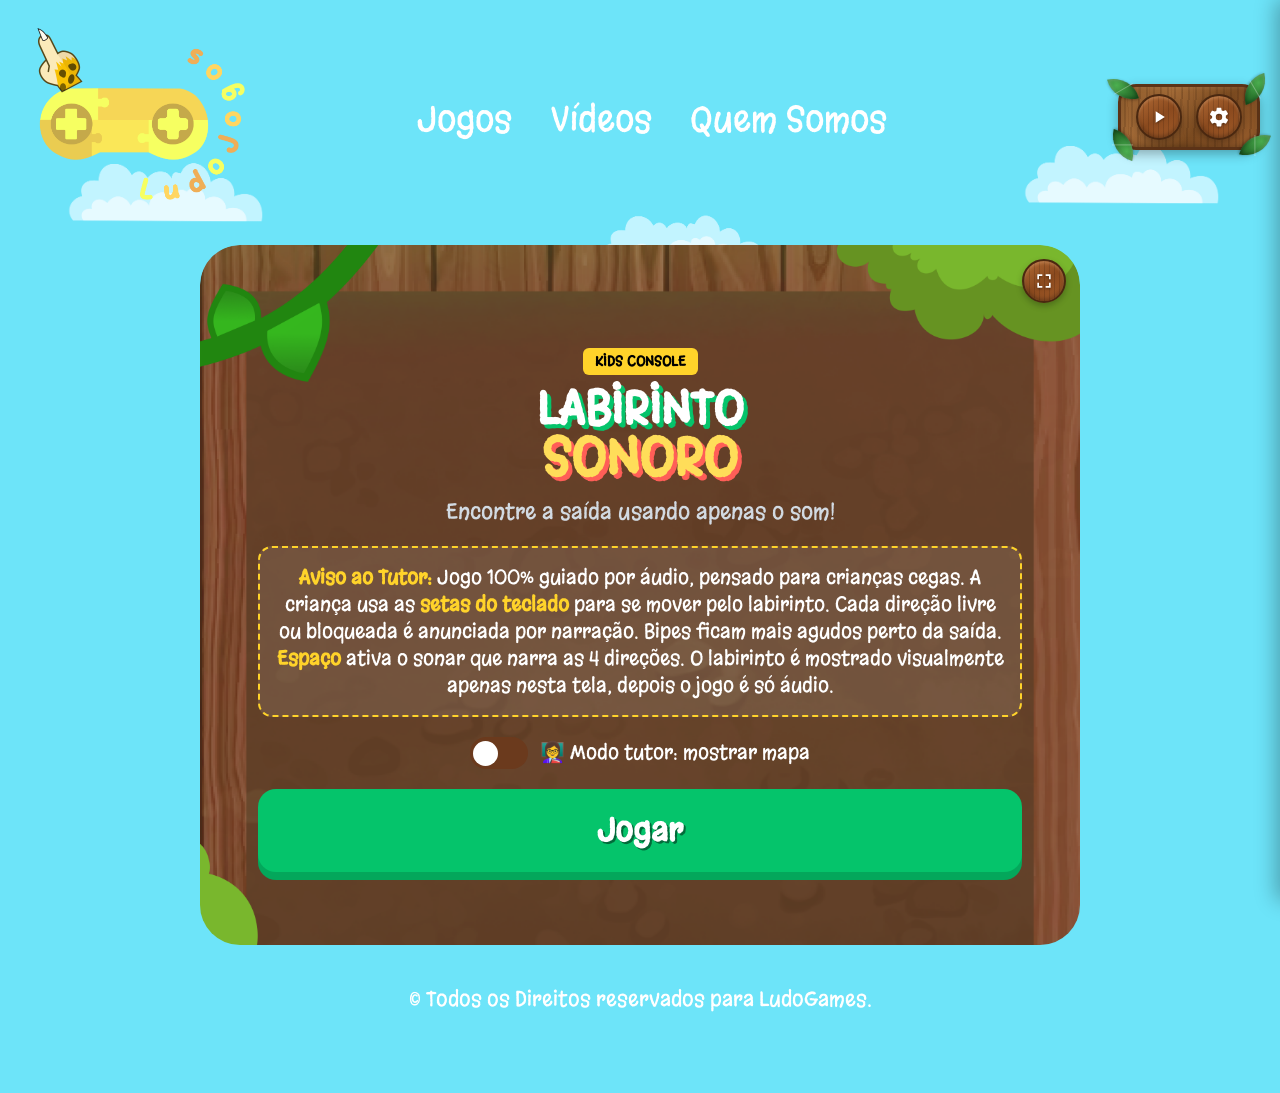
<file: jogos/labirinto_sonoro/labirinto.html>
<!DOCTYPE html>
<html lang="pt-br">
<head>
<meta charset="UTF-8">
<meta name="viewport" content="width=device-width, initial-scale=1.0">
<meta name="description" content="Labirinto Sonoro — jogo educativo de orientação espacial por áudio para crianças cegas, parte da plataforma LudoGames.">
<title>Labirinto Sonoro — LudoGames</title>
<link rel="stylesheet" href="labirinto.css">
<link rel="stylesheet" href="fullscreen.css">
<link rel="shortcut icon" href="imgs/favicon.png" type="image/x-icon">
<link rel="preconnect" href="https://fonts.googleapis.com">
<link rel="preconnect" href="https://fonts.gstatic.com" crossorigin>
<link href="https://fonts.googleapis.com/css2?family=Margarine&family=Atkinson+Hyperlegible:ital,wght@0,400;0,700;1,400;1,700&display=swap" rel="stylesheet">
</head>
<body>

<div class="header-wrap">
    <div class="grad-layer" id="azul"></div>
    <div class="grad-layer" id="verde"></div>
    <div class="grad-layer" id="marrom"></div>
    <header class="header" id="header">
        <nav class="nav">
            <div class="logo">
                <a href="../../index.html"><img src="imgs/logo.png" alt="LudoGames — página inicial"></a>
            </div>
            <ul class="nav-list">
                <li><a href="../../jogos.html"     class="narra-texto">Jogos</a></li>
                <li><a href="../../videos.html"    class="narra-texto">Vídeos</a></li>
                <li><a href="../../quemsomos.html" class="narra-texto">Quem Somos</a></li>
            </ul>
            <div class="passarinho" id="passarinho" aria-hidden="true">
                <img src="imgs/prikito1.png" alt="">
            </div>
            <div class="placa-header">
                <span class="folha folha-tl" aria-hidden="true"></span>
                <span class="folha folha-tr" aria-hidden="true"></span>
                <span class="folha folha-bl" aria-hidden="true"></span>
                <span class="folha folha-br" aria-hidden="true"></span>
                <button class="btn-musica" id="btnMusica" aria-label="Tocar música de fundo" aria-pressed="false" title="Música de fundo">
                    <svg class="icone-musica-play" viewBox="0 0 24 24" xmlns="http://www.w3.org/2000/svg" aria-hidden="true"><path d="M8 5v14l11-7z"/></svg>
                    <svg class="icone-musica-pause" viewBox="0 0 24 24" xmlns="http://www.w3.org/2000/svg" aria-hidden="true"><path d="M6 5h4v14H6zM14 5h4v14h-4z"/></svg>
                </button>
                <button class="btn-acessibilidade" id="btnAcessibilidade" aria-label="Abrir painel de acessibilidade" title="Acessibilidade">
                    <svg viewBox="0 0 24 24" xmlns="http://www.w3.org/2000/svg" aria-hidden="true"><path d="M12 15.5A3.5 3.5 0 0 1 8.5 12 3.5 3.5 0 0 1 12 8.5a3.5 3.5 0 0 1 3.5 3.5 3.5 3.5 0 0 1-3.5 3.5m7.43-2.92c.04-.3.07-.62.07-.96s-.03-.66-.07-1l2.15-1.68c.19-.15.24-.42.12-.64l-2.04-3.53c-.12-.22-.39-.3-.61-.22l-2.54 1.02c-.52-.4-1.08-.73-1.69-.98l-.38-2.7C14.46 2.18 14.25 2 14 2h-4c-.25 0-.46.18-.49.42l-.38 2.7c-.61.25-1.17.59-1.69.98L4.9 5.08c-.22-.08-.49 0-.61.22L2.25 8.83c-.13.22-.07.49.12.64l2.15 1.68c-.04.34-.07.67-.07 1s.03.65.07.96l-2.15 1.7c-.19.14-.24.42-.12.63l2.04 3.54c.12.22.39.3.61.22l2.54-1.01c.52.4 1.08.73 1.69.98l.38 2.7c.03.24.24.42.49.42h4c.25 0 .46-.18.49-.42l.38-2.7c.61-.25 1.17-.58 1.69-.98l2.54 1.01c.22.08.49 0 .61-.22l2.04-3.54c.12-.21.07-.49-.12-.63l-2.15-1.7z"/></svg>
                </button>
            </div>
        </nav>
    </header>
</div>

<audio id="musicaFundo" src="sons/musica-fundo.mp3" loop preload="none"></audio>
<div class="sb-overlay" id="sbOverlay" aria-hidden="true"></div>

<aside class="sidebar-acessibilidade" id="sidebarAcessibilidade" aria-label="Painel de acessibilidade" aria-hidden="true" inert>
    <div class="sb-header">
        <h2 class="sb-titulo">Acessibilidade</h2>
        <button class="sb-fechar" id="btnFechar" aria-label="Fechar painel">✕</button>
    </div>
    <section class="sb-secao">
        <h3 class="sb-secao-titulo">Áudio</h3>
        <div class="sb-row"><label class="sb-label" for="togVoz"><span aria-hidden="true">🔊</span> Narração por voz</label><label class="toggle"><input type="checkbox" id="togVoz" checked><span class="slider-tog"></span></label></div>
        <div class="sb-row"><label class="sb-label" for="togLegenda"><span aria-hidden="true">📝</span> Legendas</label><label class="toggle"><input type="checkbox" id="togLegenda" checked><span class="slider-tog"></span></label></div>
        <div class="sb-row"><label class="sb-label" for="togMusica"><span aria-hidden="true">🎵</span> Música de fundo</label><label class="toggle"><input type="checkbox" id="togMusica"><span class="slider-tog"></span></label></div>
        <div class="sb-row" id="rowVelocidade"><span class="sb-label"><span aria-hidden="true">⏩</span> Velocidade</span><div class="btn-grupo" role="group" aria-label="Velocidade da narração"><button class="btn-op" data-vel="0.7">Lenta</button><button class="btn-op ativo" data-vel="1">Normal</button><button class="btn-op" data-vel="1.5">Rápida</button></div></div>
    </section>
    <hr class="sb-divider">
    <section class="sb-secao">
        <h3 class="sb-secao-titulo">Visual</h3>
        <div class="sb-row"><label class="sb-label" for="togAnim"><span aria-hidden="true">✨</span> Animações</label><label class="toggle"><input type="checkbox" id="togAnim" checked><span class="slider-tog"></span></label></div>
        <div class="sb-row"><label class="sb-label" for="togContraste"><span aria-hidden="true">🔲</span> Alto contraste</label><label class="toggle"><input type="checkbox" id="togContraste"><span class="slider-tog"></span></label></div>
        <div class="sb-row"><span class="sb-label"><span aria-hidden="true">🔤</span> Tamanho da fonte</span><div class="btn-grupo" role="group" aria-label="Tamanho da fonte"><button class="btn-op" data-fonte="pequena">P</button><button class="btn-op ativo" data-fonte="normal">M</button><button class="btn-op" data-fonte="grande">G</button></div></div>
        <div class="sb-row sb-row-select"><label class="sb-label" for="selFonte"><span aria-hidden="true">✍️</span> Tipo de fonte</label><select class="sb-select" id="selFonte"><option value="padrao">Padrão (Margarine)</option><option value="dislexia">Dislexia (OpenDyslexic)</option><option value="discalculia">Discalculia (Atkinson)</option></select></div>
    </section>
    <hr class="sb-divider">
    <section class="sb-secao">
        <h3 class="sb-secao-titulo">Outros</h3>
        <div class="sb-row"><label class="sb-label" for="togCursor"><span aria-hidden="true">🖱️</span> Cursor personalizado</label><label class="toggle"><input type="checkbox" id="togCursor" checked><span class="slider-tog"></span></label></div>
    </section>
</aside>

<div class="ceu-decoracao">
    <img src="imgs/nuvem.png" alt="" class="nuvem">
    <img src="imgs/nuvem.png" alt="" class="nuvem2">
    <img src="imgs/nuvem.png" alt="" class="nuvem3">
</div>

<main class="jogo-main">
    <div class="console-frame">
        <div class="game-screen">

            <!-- TELA 1: INÍCIO -->
            <div id="tela-inicio" class="tela">
                <div class="logo-container">
                    <span class="badge-console">KIDS CONSOLE</span>
                    <h1 class="titulo-jogo">LABIRINTO<br><span class="destaque">SONORO</span></h1>
                    <p class="subtitulo">Encontre a saída usando apenas o som!</p>
                </div>
                <div class="guia-rapido-tutor">
                    <p><strong>Aviso ao Tutor:</strong> Jogo 100% guiado por áudio, pensado para crianças cegas. A criança usa as <strong>setas do teclado</strong> para se mover pelo labirinto. Cada direção livre ou bloqueada é anunciada por narração. Bipes ficam mais agudos perto da saída. <strong>Espaço</strong> ativa o sonar que narra as 4 direções. O labirinto é mostrado visualmente apenas nesta tela, depois o jogo é só áudio.</p>
                </div>

                <div class="modo-tutor-toggle">
                    <label class="toggle">
                        <input type="checkbox" id="togMapaTutor">
                        <span class="slider-tog"></span>
                    </label>
                    <span>👩‍🏫 Modo tutor: mostrar mapa</span>
                </div>

                <button id="btn-start" class="btn-start">Jogar</button>
            </div>

            <!-- TELA 2: FASE (visual preview do labirinto) -->
            <div id="tela-fase" class="tela escondido">
                <div class="fase-info">
                    <h2 class="fase-titulo" id="faseTitulo">Fase 1</h2>
                    <p class="fase-desc" id="faseDesc">Labirinto 5×5 — Iniciante</p>
                </div>
                <div class="maze-preview" id="mazePreview"></div>
                <p class="fase-aviso">Memorize o caminho! Quando o jogo começar, a imagem some.</p>
                <button id="btn-jogar-fase" class="btn-start">Jogar esta fase</button>
            </div>

            <!-- TELA 3: JOGO (áudio only) -->
            <div id="tela-jogo" class="tela escondido">
                <div class="hud-bar">
                    <span id="hud-fase" class="hud-item">FASE 1/4</span>
                    <span id="hud-pos" class="hud-item">Posição: 1, 1</span>
                    <span id="hud-dist" class="hud-item">Distância: 8</span>
                </div>
                <div class="game-area" id="gameArea" tabindex="0" role="application" aria-label="Área do jogo. Use as setas para mover e espaço para sonar.">
                    <div class="game-area-conteudo">
                        <div class="painel-audio">
                            <div class="audio-indicator">
                                <span class="audio-pulse" aria-hidden="true">🔊</span>
                                <p class="audio-texto">Modo Áudio</p>
                            </div>
                            <p class="controles-lembrete">Setas: mover &nbsp;|&nbsp; Espaço: sonar</p>
                            <div class="proximidade-container">
                                <p class="proximidade-label">Próximo da casinha:</p>
                                <div class="proximidade-barra">
                                    <div class="proximidade-preenchimento" id="proximidadePreenchimento" style="width: 0%"></div>
                                </div>
                            </div>
                        </div>
                        <div class="mapa-lateral" id="mapaLateral">
                            <p class="mapa-titulo">Mapa do tutor</p>
                            <div class="maze-preview" id="mapaTempoReal"></div>
                        </div>
                    </div>
                </div>
            </div>

            <!-- TELA 4: FIM -->
            <div id="tela-final" class="tela escondido">
                <div class="vitoria-box">
                    <h1 class="titulo-vitoria">VOCÊ VENCEU!</h1>
                    <div class="medalha-animada">🏅</div>
                    <p id="mensagem-final" class="texto-vitoria"></p>
                    <button id="btn-restart" class="btn-start">JOGAR DE NOVO 🔄</button>
                </div>
            </div>

        </div>
    </div>
    <p class="texto-footer leitura">© Todos os Direitos reservados para LudoGames.</p>
</main>

<div vw class="enabled"><div vw-access-button class="active"></div><div vw-plugin-wrapper class="wrapper"><div class="vw-plugin-top-wrapper"></div></div></div>
<script src="https://vlibras.gov.br/app/vlibras-plugin.js" defer></script>
<div id="legenda-container" aria-live="polite" aria-atomic="true"><div class="legenda-box" role="status"><span class="icone-audio" aria-hidden="true">🔊</span><span id="texto-legenda"></span></div></div>
<div id="cursor-personalizado" aria-hidden="true"></div>

<script src="js/site.js" defer></script>
<script src="js/labirinto.js" defer></script>
<script src="js/fullscreen.js" defer></script>

</body>
</html>
</file>
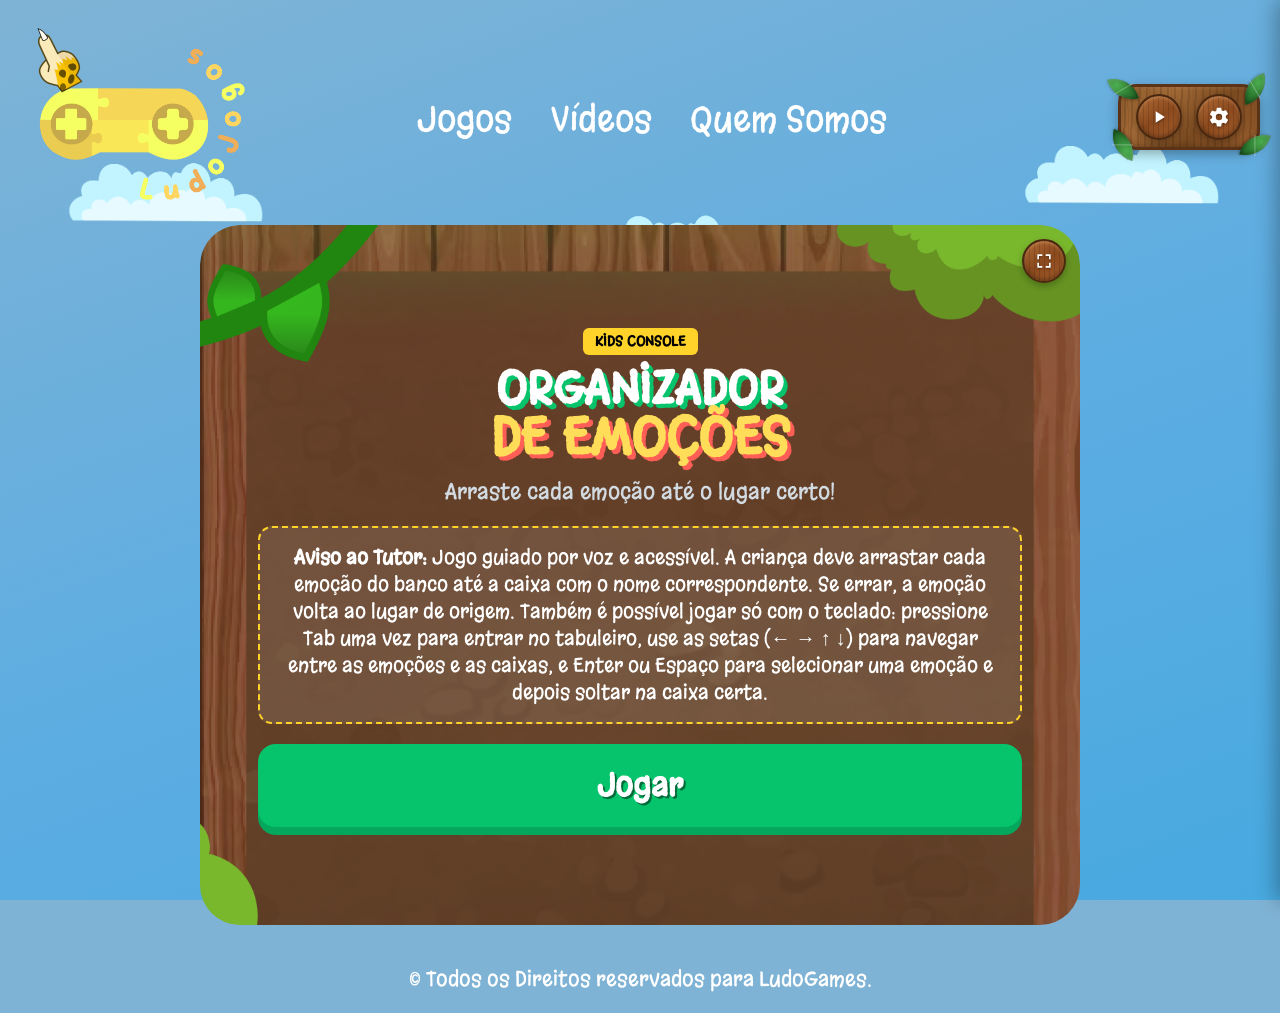
<file: jogos/organizador_emocoes/organizador.html>
<!DOCTYPE html>
<html lang="pt-br">
<head>
    <meta charset="UTF-8">
    <meta name="viewport" content="width=device-width, initial-scale=1.0">
    <meta name="description" content="Organizador de Emoções — jogo educativo de arrastar e soltar, parte da plataforma LudoGames.">
    <title>Organizador de Emoções — LudoGames</title>
    <link rel="stylesheet" href="organizador.css">
    <link rel="stylesheet" href="fullscreen.css">
    <link rel="shortcut icon" href="imgs/favicon.png" type="image/x-icon">
    <link rel="preconnect" href="https://fonts.googleapis.com">
    <link rel="preconnect" href="https://fonts.gstatic.com" crossorigin>
    <link href="https://fonts.googleapis.com/css2?family=Margarine&family=Atkinson+Hyperlegible:ital,wght@0,400;0,700;1,400;1,700&display=swap" rel="stylesheet">
</head>

<body>

    <div class="header-wrap">
        <div class="grad-layer" id="azul"></div>
        <div class="grad-layer" id="verde"></div>
        <div class="grad-layer" id="marrom"></div>

        <header class="header" id="header">
            <nav class="nav">

                <div class="logo">
                    <a href="../../index.html">
                        <img src="imgs/logo.png" alt="LudoGames — página inicial">
                    </a>
                </div>
                    
                <ul class="nav-list">
                    <li><a href="../../jogos.html"     class="narra-texto">Jogos</a></li>
                    <li><a href="../../videos.html"    class="narra-texto">Vídeos</a></li>
                    <li><a href="../../quemsomos.html" class="narra-texto">Quem Somos</a></li>
                </ul>

                <!-- Passarinho do header -->
                <div class="passarinho" id="passarinho" aria-hidden="true">
                    <img src="imgs/prikito1.png" alt="">
                </div>

                <!-- Placa de madeira: agrupa botões de música + acessibilidade -->
            <div class="placa-header">
                <span class="folha folha-tl" aria-hidden="true"></span>
                <span class="folha folha-tr" aria-hidden="true"></span>
                <span class="folha folha-bl" aria-hidden="true"></span>
                <span class="folha folha-br" aria-hidden="true"></span>

                <!-- Botão de música de fundo -->
                <button class="btn-musica" id="btnMusica" aria-label="Tocar música de fundo" aria-pressed="false" title="Música de fundo">
                    <svg class="icone-musica-play" viewBox="0 0 24 24" xmlns="http://www.w3.org/2000/svg" aria-hidden="true">
                        <path d="M8 5v14l11-7z"/>
                    </svg>
                    <svg class="icone-musica-pause" viewBox="0 0 24 24" xmlns="http://www.w3.org/2000/svg" aria-hidden="true">
                        <path d="M6 5h4v14H6zM14 5h4v14h-4z"/>
                    </svg>
                </button>

                <!-- Botão de acessibilidade -->
                <button class="btn-acessibilidade" id="btnAcessibilidade" aria-label="Abrir painel de acessibilidade" title="Acessibilidade">
                    <svg viewBox="0 0 24 24" xmlns="http://www.w3.org/2000/svg" aria-hidden="true">
                        <path d="M12 15.5A3.5 3.5 0 0 1 8.5 12 3.5 3.5 0 0 1 12 8.5a3.5 3.5 0 0 1 3.5 3.5 3.5 3.5 0 0 1-3.5 3.5m7.43-2.92c.04-.3.07-.62.07-.96s-.03-.66-.07-1l2.15-1.68c.19-.15.24-.42.12-.64l-2.04-3.53c-.12-.22-.39-.3-.61-.22l-2.54 1.02c-.52-.4-1.08-.73-1.69-.98l-.38-2.7C14.46 2.18 14.25 2 14 2h-4c-.25 0-.46.18-.49.42l-.38 2.7c-.61.25-1.17.59-1.69.98L4.9 5.08c-.22-.08-.49 0-.61.22L2.25 8.83c-.13.22-.07.49.12.64l2.15 1.68c-.04.34-.07.67-.07 1s.03.65.07.96l-2.15 1.7c-.19.14-.24.42-.12.63l2.04 3.54c.12.22.39.3.61.22l2.54-1.01c.52.4 1.08.73 1.69.98l.38 2.7c.03.24.24.42.49.42h4c.25 0 .46-.18.49-.42l.38-2.7c.61-.25 1.17-.58 1.69-.98l2.54 1.01c.22.08.49 0 .61-.22l2.04-3.54c.12-.21.07-.49-.12-.63l-2.15-1.7z"/>
                    </svg>
                </button>
            </div>

            </nav>
        </header>
    </div>

    <!-- Elemento de áudio da música de fundo desta página. O caminho é
         padronizado como sons/musica-fundo.mp3 — basta substituir o
         arquivo depois, sem precisar mexer no código. -->
    <audio id="musicaFundo" src="sons/musica-fundo.mp3" loop preload="none"></audio>

    <!-- Overlay do painel de acessibilidade -->
    <div class="sb-overlay" id="sbOverlay" aria-hidden="true"></div>

    <!-- Painel lateral de acessibilidade -->
    <aside class="sidebar-acessibilidade" id="sidebarAcessibilidade" aria-label="Painel de acessibilidade" aria-hidden="true" inert>

        <div class="sb-header">
            <h2 class="sb-titulo">Acessibilidade</h2>
            <button class="sb-fechar" id="btnFechar" aria-label="Fechar painel">✕</button>
        </div>

        <!-- ÁUDIO -->
        <section class="sb-secao">
            <h3 class="sb-secao-titulo">Áudio</h3>

            <div class="sb-row">
                <label class="sb-label" for="togVoz">
                    <span aria-hidden="true">🔊</span> Narração por voz
                </label>
                <label class="toggle">
                    <input type="checkbox" id="togVoz" checked>
                    <span class="slider-tog"></span>
                </label>
            </div>

            <div class="sb-row">
                <label class="sb-label" for="togLegenda">
                    <span aria-hidden="true">📝</span> Legendas
                </label>
                <label class="toggle">
                    <input type="checkbox" id="togLegenda" checked>
                    <span class="slider-tog"></span>
                </label>
            </div>

            <div class="sb-row">
                <label class="sb-label" for="togMusica">
                    <span aria-hidden="true">🎵</span> Música de fundo
                </label>
                <label class="toggle">
                    <input type="checkbox" id="togMusica">
                    <span class="slider-tog"></span>
                </label>
            </div>

            <div class="sb-row" id="rowVelocidade">
                <span class="sb-label"><span aria-hidden="true">⏩</span> Velocidade</span>
                <div class="btn-grupo" role="group" aria-label="Velocidade da narração">
                    <button class="btn-op" data-vel="0.7">Lenta</button>
                    <button class="btn-op ativo" data-vel="1">Normal</button>
                    <button class="btn-op" data-vel="1.5">Rápida</button>
                </div>
            </div>
        </section>

        <hr class="sb-divider">

        <!-- VISUAL -->
        <section class="sb-secao">
            <h3 class="sb-secao-titulo">Visual</h3>

            <div class="sb-row">
                <label class="sb-label" for="togAnim">
                    <span aria-hidden="true">✨</span> Animações
                </label>
                <label class="toggle">
                    <input type="checkbox" id="togAnim" checked>
                    <span class="slider-tog"></span>
                </label>
            </div>

            <div class="sb-row">
                <label class="sb-label" for="togContraste">
                    <span aria-hidden="true">🌗</span> Alto contraste
                </label>
                <label class="toggle">
                    <input type="checkbox" id="togContraste">
                    <span class="slider-tog"></span>
                </label>
            </div>

            <div class="sb-row">
                <span class="sb-label"><span aria-hidden="true">🔤</span> Tamanho da fonte</span>
                <div class="btn-grupo" role="group" aria-label="Tamanho da fonte">
                    <button class="btn-op" data-fonte="pequena">P</button>
                    <button class="btn-op ativo" data-fonte="normal">M</button>
                    <button class="btn-op" data-fonte="grande">G</button>
                </div>
            </div>

            <div class="sb-row sb-row-select">
                <label class="sb-label" for="selTipoFonte">
                    <span aria-hidden="true">🔡</span> Tipo de fonte
                </label>
                <select class="sb-select" id="selTipoFonte" aria-label="Escolher tipo de fonte">
                    <option value="padrao">Padrão</option>
                    <option value="dislexia">Dislexia (OpenDyslexic)</option>
                    <option value="discalculia">Discalculia (Atkinson Hyperlegible)</option>
                </select>
            </div>
        </section>

        <hr class="sb-divider">

        <!-- OUTROS -->
        <section class="sb-secao">
            <h3 class="sb-secao-titulo">Outros</h3>

            <div class="sb-row">
                <label class="sb-label" for="togCursor">
                    <span aria-hidden="true">🖱️</span> Cursor personalizado
                </label>
                <label class="toggle">
                    <input type="checkbox" id="togCursor" checked>
                    <span class="slider-tog"></span>
                </label>
            </div>
        </section>

    </aside>

    <!-- Nuvens decorativas: aria-hidden para leitores de tela ignorarem -->
    <div aria-hidden="true">
        <img src="imgs/nuvem.png" alt="" class="nuvem">
        <img src="imgs/nuvem.png" alt="" class="nuvem2">
        <img src="imgs/nuvem.png" alt="" class="nuvem3">
    </div>

    <main class="jogo-main">

        <div class="console-frame">
            <div class="game-screen">

                <!-- TELA 1: INÍCIO -->
                <div id="tela-inicio" class="tela active">
                    <div class="logo-container">
                        <span class="badge-console">KIDS CONSOLE</span>
                        <h1 class="titulo-jogo">ORGANIZADOR <br><span class="destaque">DE EMOÇÕES</span></h1>
                        <p class="subtitulo">Arraste cada emoção até o lugar certo!</p>
                    </div>

                    <div class="guia-rapido-tutor">
                        <p><strong>Aviso ao Tutor:</strong> Jogo guiado por voz e acessível. A criança deve arrastar cada emoção do banco até a caixa com o nome correspondente. Se errar, a emoção volta ao lugar de origem. Também é possível jogar só com o teclado: pressione Tab uma vez para entrar no tabuleiro, use as setas (← → ↑ ↓) para navegar entre as emoções e as caixas, e Enter ou Espaço para selecionar uma emoção e depois soltar na caixa certa.</p>
                    </div>

                    <button id="btn-start" class="btn-start">Jogar</button>
                </div>

                <!-- TELA 2: O JOGO -->
                <div id="tela-jogo" class="tela escondido">
                    <div class="hud-bar">
                        <span id="hud-rodada" class="hud-item">RODADA: 1/3</span>
                        <span id="hud-restantes" class="hud-item">FALTAM: 4</span>
                    </div>

                    <h2 id="instrucao" class="balao-voz" aria-live="assertive">Arraste cada emoção até a caixa certa!</h2>

                    <!-- Área dos alvos (caixas com nome da emoção) -->
                    <div class="alvos-grid" id="alvos-grid">
                        <div class="alvo" id="alvo-0" data-index="0" role="button" tabindex="-1">
                            <span class="alvo-nome" id="alvo-nome-0"></span>
                        </div>
                        <div class="alvo" id="alvo-1" data-index="1" role="button" tabindex="-1">
                            <span class="alvo-nome" id="alvo-nome-1"></span>
                        </div>
                        <div class="alvo" id="alvo-2" data-index="2" role="button" tabindex="-1">
                            <span class="alvo-nome" id="alvo-nome-2"></span>
                        </div>
                        <div class="alvo" id="alvo-3" data-index="3" role="button" tabindex="-1">
                            <span class="alvo-nome" id="alvo-nome-3"></span>
                        </div>
                    </div>

                    <!-- Banco fixo com as emoções arrastáveis -->
                    <div class="banco-emocoes" id="banco-emocoes">
                        <!-- Cada peça é gerada dinamicamente pelo JS -->
                    </div>
                </div>

                <!-- TELA 3: PARABÉNS / VITÓRIA TOTAL -->
                <div id="tela-final" class="tela escondido">
                    <div class="vitoria-box">
                        <h1 class="titulo-vitoria">🏆 VOCÊ VENCEU! 🏆</h1>
                        <div class="medalha-animada">🥇</div>
                        <p id="mensagem-final" class="texto-vitoria"></p>
                        <button id="btn-restart" class="btn-start">JOGAR DE NOVO 🔄</button>
                    </div>
                </div>

            </div>
        </div>

        <p class="texto-footer leitura">© Todos os Direitos reservados para LudoGames.</p>

    </main>

    <!-- VLibras -->
    <div vw class="enabled">
        <div vw-access-button class="active"></div>
        <div vw-plugin-wrapper class="wrapper">
            <div class="vw-plugin-top-wrapper"></div>
        </div>
    </div>

    <script src="https://vlibras.gov.br/app/vlibras-plugin.js" defer></script>

    <!-- Legenda de acessibilidade -->
    <div id="legenda-container" aria-live="polite" aria-atomic="true">
        <div class="legenda-box" role="status">
            <span class="icone-audio" aria-hidden="true">🔊</span>
            <span id="texto-legenda"></span>
        </div>
    </div>

    <!-- Cursor personalizado -->
    <div id="cursor-personalizado" aria-hidden="true"></div>

    <script src="js/site.js" defer></script>
    <script src="js/organizador.js" defer></script>
    <script src="js/fullscreen.js" defer></script>

</body>
</html>
</file>
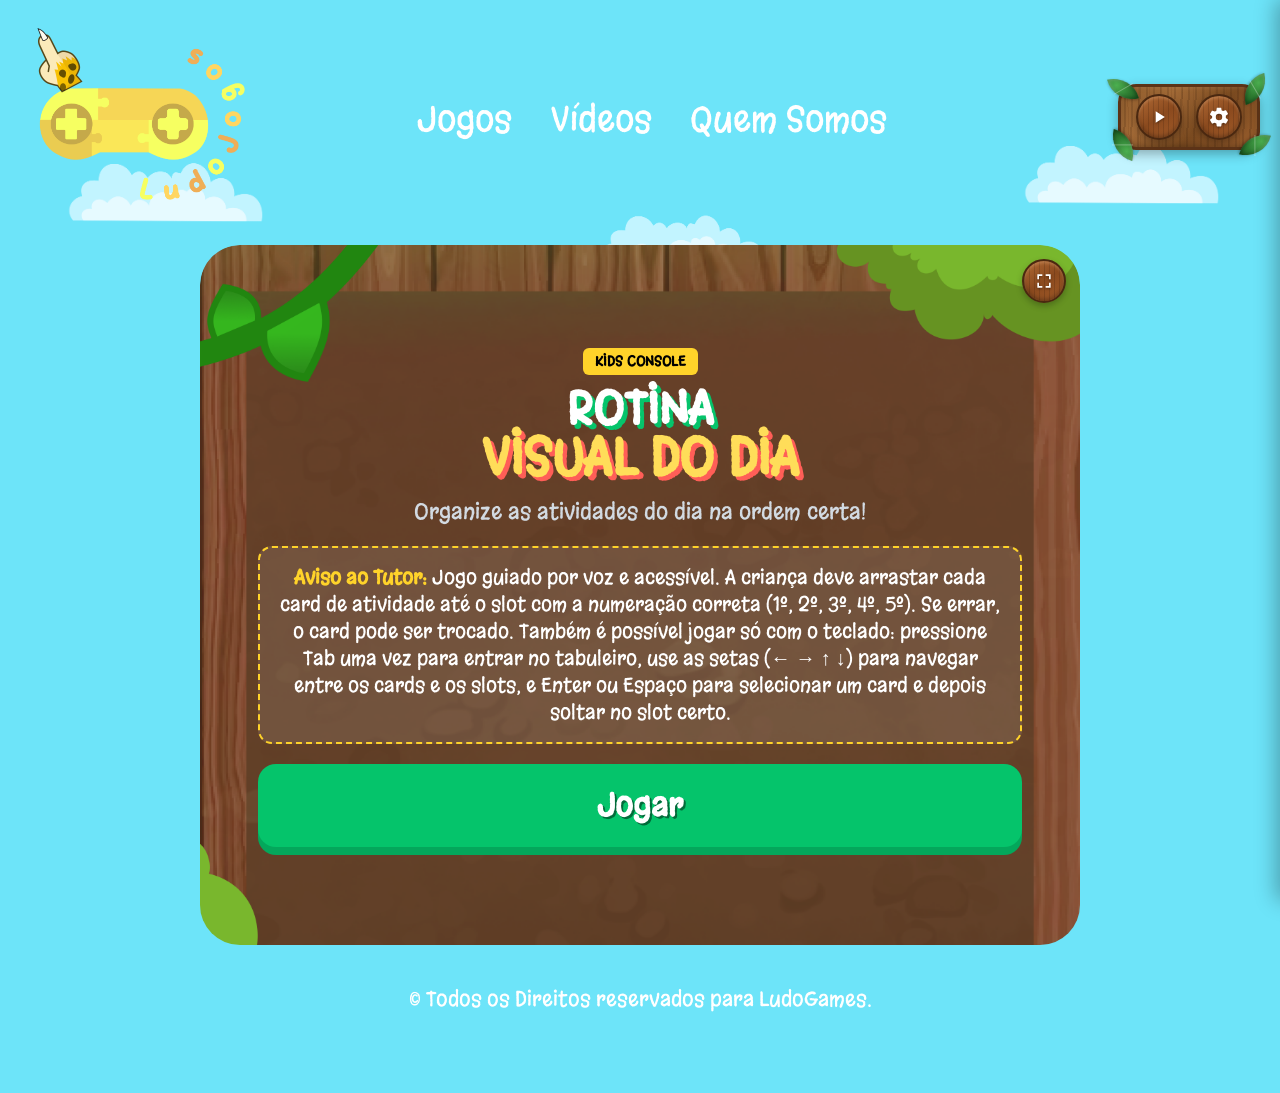
<file: jogos/rotina_visual/rotina.html>
<!DOCTYPE html>
<html lang="pt-br">
<head>
<meta charset="UTF-8">
<meta name="viewport" content="width=device-width, initial-scale=1.0">
<meta name="description" content="Rotina Visual do Dia — jogo educativo de sequenciamento de rotinas, parte da plataforma LudoGames.">
<title>Rotina Visual do Dia — LudoGames</title>
<link rel="stylesheet" href="rotina.css">
<link rel="stylesheet" href="fullscreen.css">
<link rel="shortcut icon" href="imgs/favicon.png" type="image/x-icon">
<link rel="preconnect" href="https://fonts.googleapis.com">
<link rel="preconnect" href="https://fonts.gstatic.com" crossorigin>
<link href="https://fonts.googleapis.com/css2?family=Margarine&family=Atkinson+Hyperlegible:ital,wght@0,400;0,700;1,400;1,700&display=swap" rel="stylesheet">
</head>
<body>

<div class="header-wrap">
    <div class="grad-layer" id="azul"></div>
    <div class="grad-layer" id="verde"></div>
    <div class="grad-layer" id="marrom"></div>

    <header class="header" id="header">
        <nav class="nav">

            <div class="logo">
                <a href="../../index.html">
                    <img src="imgs/logo.png" alt="LudoGames — página inicial">
                </a>
            </div>

            <ul class="nav-list">
                <li><a href="../../jogos.html"     class="narra-texto">Jogos</a></li>
                <li><a href="../../videos.html"    class="narra-texto">Vídeos</a></li>
                <li><a href="../../quemsomos.html" class="narra-texto">Quem Somos</a></li>
            </ul>

            <!-- Passarinho do header -->
            <div class="passarinho" id="passarinho" aria-hidden="true">
                <img src="imgs/prikito1.png" alt="">
            </div>

            <!-- Placa de madeira: agrupa botões de música + acessibilidade -->
            <div class="placa-header">
                <span class="folha folha-tl" aria-hidden="true"></span>
                <span class="folha folha-tr" aria-hidden="true"></span>
                <span class="folha folha-bl" aria-hidden="true"></span>
                <span class="folha folha-br" aria-hidden="true"></span>

                <button class="btn-musica" id="btnMusica" aria-label="Tocar música de fundo" aria-pressed="false" title="Música de fundo">
                    <svg class="icone-musica-play" viewBox="0 0 24 24" xmlns="http://www.w3.org/2000/svg" aria-hidden="true">
                        <path d="M8 5v14l11-7z"/>
                    </svg>
                    <svg class="icone-musica-pause" viewBox="0 0 24 24" xmlns="http://www.w3.org/2000/svg" aria-hidden="true">
                        <path d="M6 5h4v14H6zM14 5h4v14h-4z"/>
                    </svg>
                </button>

                <button class="btn-acessibilidade" id="btnAcessibilidade" aria-label="Abrir painel de acessibilidade" title="Acessibilidade">
                    <svg viewBox="0 0 24 24" xmlns="http://www.w3.org/2000/svg" aria-hidden="true">
                        <path d="M12 15.5A3.5 3.5 0 0 1 8.5 12 3.5 3.5 0 0 1 12 8.5a3.5 3.5 0 0 1 3.5 3.5 3.5 3.5 0 0 1-3.5 3.5m7.43-2.92c.04-.3.07-.62.07-.96s-.03-.66-.07-1l2.15-1.68c.19-.15.24-.42.12-.64l-2.04-3.53c-.12-.22-.39-.3-.61-.22l-2.54 1.02c-.52-.4-1.08-.73-1.69-.98l-.38-2.7C14.46 2.18 14.25 2 14 2h-4c-.25 0-.46.18-.49.42l-.38 2.7c-.61.25-1.17.59-1.69.98L4.9 5.08c-.22-.08-.49 0-.61.22L2.25 8.83c-.13.22-.07.49.12.64l2.15 1.68c-.04.34-.07.67-.07 1s.03.65.07.96l-2.15 1.7c-.19.14-.24.42-.12.63l2.04 3.54c.12.22.39.3.61.22l2.54-1.01c.52.4 1.08.73 1.69.98l.38 2.7c.03.24.24.42.49.42h4c.25 0 .46-.18.49-.42l.38-2.7c.61-.25 1.17-.58 1.69-.98l2.54 1.01c.22.08.49 0 .61-.22l2.04-3.54c.12-.21.07-.49-.12-.63l-2.15-1.7z"/>
                    </svg>
                </button>
            </div>

        </nav>
    </header>
</div>

<audio id="musicaFundo" src="sons/musica-fundo.mp3" loop preload="none"></audio>

<div class="sb-overlay" id="sbOverlay" aria-hidden="true"></div>

<aside class="sidebar-acessibilidade" id="sidebarAcessibilidade" aria-label="Painel de acessibilidade" aria-hidden="true" inert>
    <div class="sb-header">
        <h2 class="sb-titulo">Acessibilidade</h2>
        <button class="sb-fechar" id="btnFechar" aria-label="Fechar painel">✕</button>
    </div>
    <section class="sb-secao">
        <h3 class="sb-secao-titulo">Áudio</h3>
        <div class="sb-row">
            <label class="sb-label" for="togVoz"><span aria-hidden="true">🔊</span> Narração por voz</label>
            <label class="toggle"><input type="checkbox" id="togVoz" checked><span class="slider-tog"></span></label>
        </div>
        <div class="sb-row">
            <label class="sb-label" for="togLegenda"><span aria-hidden="true">📝</span> Legendas</label>
            <label class="toggle"><input type="checkbox" id="togLegenda" checked><span class="slider-tog"></span></label>
        </div>
        <div class="sb-row">
            <label class="sb-label" for="togMusica"><span aria-hidden="true">🎵</span> Música de fundo</label>
            <label class="toggle"><input type="checkbox" id="togMusica"><span class="slider-tog"></span></label>
        </div>
        <div class="sb-row" id="rowVelocidade">
            <span class="sb-label"><span aria-hidden="true">⏩</span> Velocidade</span>
            <div class="btn-grupo" role="group" aria-label="Velocidade da narração">
                <button class="btn-op" data-vel="0.7">Lenta</button>
                <button class="btn-op ativo" data-vel="1">Normal</button>
                <button class="btn-op" data-vel="1.5">Rápida</button>
            </div>
        </div>
    </section>
    <hr class="sb-divider">
    <section class="sb-secao">
        <h3 class="sb-secao-titulo">Visual</h3>
        <div class="sb-row">
            <label class="sb-label" for="togAnim"><span aria-hidden="true">✨</span> Animações</label>
            <label class="toggle"><input type="checkbox" id="togAnim" checked><span class="slider-tog"></span></label>
        </div>
        <div class="sb-row">
            <label class="sb-label" for="togContraste"><span aria-hidden="true">🔲</span> Alto contraste</label>
            <label class="toggle"><input type="checkbox" id="togContraste"><span class="slider-tog"></span></label>
        </div>
        <div class="sb-row">
            <span class="sb-label"><span aria-hidden="true">🔤</span> Tamanho da fonte</span>
            <div class="btn-grupo" role="group" aria-label="Tamanho da fonte">
                <button class="btn-op" data-fonte="pequena">P</button>
                <button class="btn-op ativo" data-fonte="normal">M</button>
                <button class="btn-op" data-fonte="grande">G</button>
            </div>
        </div>
        <div class="sb-row sb-row-select">
            <label class="sb-label" for="selFonte"><span aria-hidden="true">✍️</span> Tipo de fonte</label>
            <select class="sb-select" id="selFonte">
                <option value="padrao">Padrão (Margarine)</option>
                <option value="dislexia">Dislexia (OpenDyslexic)</option>
                <option value="discalculia">Discalculia (Atkinson)</option>
            </select>
        </div>
    </section>
    <hr class="sb-divider">
    <section class="sb-secao">
        <h3 class="sb-secao-titulo">Outros</h3>
        <div class="sb-row">
            <label class="sb-label" for="togCursor"><span aria-hidden="true">🖱️</span> Cursor personalizado</label>
            <label class="toggle"><input type="checkbox" id="togCursor" checked><span class="slider-tog"></span></label>
        </div>
    </section>
</aside>

<!-- Nuvens decorativas (mesmas classes dos outros jogos) -->
<div class="ceu-decoracao">
    <img src="imgs/nuvem.png" alt="" class="nuvem">
    <img src="imgs/nuvem.png" alt="" class="nuvem2">
    <img src="imgs/nuvem.png" alt="" class="nuvem3">
</div>

<main class="jogo-main">

    <div class="console-frame">
        <div class="game-screen">

            <!-- TELA 1: INÍCIO -->
            <div id="tela-inicio" class="tela">
                <div class="logo-container">
                    <span class="badge-console">KIDS CONSOLE</span>
                    <h1 class="titulo-jogo">ROTINA <br><span class="destaque">VISUAL DO DIA</span></h1>
                    <p class="subtitulo">Organize as atividades do dia na ordem certa!</p>
                </div>

                <div class="guia-rapido-tutor">
                    <p><strong>Aviso ao Tutor:</strong> Jogo guiado por voz e acessível. A criança deve arrastar cada card de atividade até o slot com a numeração correta (1º, 2º, 3º, 4º, 5º). Se errar, o card pode ser trocado. Também é possível jogar só com o teclado: pressione Tab uma vez para entrar no tabuleiro, use as setas (← → ↑ ↓) para navegar entre os cards e os slots, e Enter ou Espaço para selecionar um card e depois soltar no slot certo.</p>
                </div>

                <button id="btn-start" class="btn-start">Jogar</button>
            </div>

            <!-- TELA 2: O JOGO -->
            <div id="tela-jogo" class="tela escondido">
                <div class="hud-bar">
                    <span id="hud-rodada" class="hud-item">RODADA: 1</span>
                    <span id="hud-nome-rodada" class="hud-item">☀️ Manhã</span>
                    <span id="hud-progresso" class="hud-item">Progresso: 0/4</span>
                </div>

                <p class="instrucao-jogo" id="instrucao-jogo">Arraste os cards para a ordem correta do dia:</p>

                <!-- Tabuleiro: wrapper visível com tabindex=0 (Tab entra uma vez e sai) -->
                <div class="tabuleiro-jogo" id="tabuleiroJogo" tabindex="0" role="application" aria-label="Tabuleiro do jogo. Use setas para navegar e Enter para selecionar.">
                    <div class="banco-cards" id="bancoCards" role="group" aria-label="Cards de atividades para arrastar"></div>
                    <div class="slot-linha" id="slotLinha" role="group" aria-label="Slots para colocar os cards na ordem"></div>
                </div>

                <button id="btn-verificar" class="btn-verificar" disabled>Verificar</button>
                <button id="btn-proxima" class="btn-start escondido">Próxima Rodada →</button>
            </div>

            <!-- TELA 3: FIM DE JOGO -->
            <div id="tela-final" class="tela escondido">
                <div class="vitoria-box">
                    <h1 class="titulo-vitoria" id="titulo-final">PARABÉNS!</h1>
                    <div class="medalha-animada" id="medalha-final">🏆</div>
                    <p id="mensagem-final" class="texto-vitoria"></p>
                    <button id="btn-restart" class="btn-start">JOGAR DE NOVO 🔄</button>
                </div>
            </div>

        </div>
    </div>

    <p class="texto-footer leitura">© Todos os Direitos reservados para LudoGames.</p>

</main>

<!-- VLibras -->
<div vw class="enabled">
    <div vw-access-button class="active"></div>
    <div vw-plugin-wrapper class="wrapper">
        <div class="vw-plugin-top-wrapper"></div>
    </div>
</div>
<script src="https://vlibras.gov.br/app/vlibras-plugin.js" defer></script>

<!-- Legenda de acessibilidade -->
<div id="legenda-container" aria-live="polite" aria-atomic="true">
    <div class="legenda-box" role="status">
        <span class="icone-audio" aria-hidden="true">🔊</span>
        <span id="texto-legenda"></span>
    </div>
</div>

<!-- Cursor personalizado -->
<div id="cursor-personalizado" aria-hidden="true"></div>

<script src="js/site.js" defer></script>
<script src="js/rotina.js" defer></script>
<script src="js/fullscreen.js" defer></script>

</body>
</html>
</file>
<file: hosting/public/css/style.css>
*{
    margin: 0;
    padding: 0;
    box-sizing: border-box;
    list-style: none;
    cursor: none !important;
}

@keyframes pulsar { 
  0% { transform: scale(1); }
  50% { transform: scale(1.05); }
  100% { transform: scale(1); }
}

a{
    text-decoration: none;
}

a, button, .leitura {
    cursor: none !important;
}

body{
    background-color: #6DE4F9;
    font-family: "Margarine", sans-serif;
    overflow-x: hidden;
    min-height: 100vh;
    display: flex;
    flex-direction: column;
    cursor: none;
}

.header{
    position: absolute;
    height: 25vh;
    background-image: linear-gradient(to bottom, #00b3ff, #6de4f900);
}

.nav{
    margin-inline: auto;
    display: flex;
    justify-content: space-between;
    align-items: center;
    margin-left: 30px;
}

.nav .logo{
    position: relative;
    z-index: 10;
    height: 40vh;
}

.logo img{
    width: 300px;
    height: auto;
}

.logo img:hover{
    animation: pulsar 1s infinite;
}

.nav-list{
    list-style: none;
    display: flex;
    gap: 3vw;
    margin-right: 27vw;
    height: 10vh;
}

.nav-list a{
    font-size: 5ch;
    color: white;
    padding-block: 16px;
    transition: 0.3s ease;
}

.nav-list a:hover{
    color: #FEE764;
    transition: 0.3s ease;
}

.nuvem{
    width: 300px;
    height: 300px;
    position: absolute;
    left: 16%;
    top: 32%;
}

.nuvem2{
    width: 300px;
    height: 300px;
    position: absolute;
    right: 40%;
    top: 40%;
}

.nuvem3{
    width: 300px;
    height: 300px;
    position: absolute;
    right: 10%;
    top: 30%;
}

main{
    flex: 1;
    position: relative;
    display: inline-block;
}

.morro{
    display: block;
    position: relative;
    z-index: -1;
    margin-top: 50vh;
    width: 100vw;
    height: auto;
}

.texto-footer{
    position: absolute;
    left: 50%;
    transform: translate(-50%, -50%);
    top: 98%;
    font-size: 2em;
    color: white;
}

.footer{
    position: relative;
    z-index: 10;
    height: 100px;
    width: 100vw;
    background-color: rgba(90, 35, 21, 0.514);
    text-align: center;
    justify-content: center;
    align-items: center;
    align-content: center;
}

.leitura{
    border: 1px solid #ccc;
    padding: 10px;
    margin: 10px;
    cursor: pointer;
    transition: background 0.3s;
}
        
.leitura:hover {
    background-color: #080202;
}

#legenda-container{
    position: fixed;
    bottom: 40px;
    left: 50%;
    transform: translateX(-50%);
    pointer-events: none;
    z-index: 9999;
}

.legenda-box{

    display: flex;
    align-items: center;
    gap: 10px;

    background: linear-gradient(135deg,#4fc3f7,#81c784);

    padding: 15px 25px;

    border-radius: 20px;

    font-size: 22px;
    font-weight: bold;

    color: white;

    box-shadow: 0 6px 20px rgba(0,0,0,0.25);

    font-family: "Margarine", cursive;

    opacity: 0;
    transform: translateY(20px) scale(0.9);

    transition: all 0.4s ease;

    max-width: 600px;
    text-align: center;
}

.legenda-box.ativa{

    opacity: 1;
    transform: translateY(0) scale(1);

}

.icone-audio{

    font-size: 26px;
    animation: pulso 1s infinite;

}

#cursor-personalizado{
    position: fixed;
    width: 120px;
    height: 120px;

    background-image: url("../imgs/mouse.png");
    background-size: contain;
    background-repeat: no-repeat;

    pointer-events: none;
    z-index: 9999;

    left: 0;
    top: 0;
}

[vw-access-button]{
    width: 110px !important;
    height: 110px !important;
    border-radius: 20px;
    transform: scale(1.1);
}

[vw]{
    position: fixed !important;
    top: 120px;
    right: 20px;
    z-index: 9999;
}

@keyframes pulso{

    0%{transform: scale(1);}
    50%{transform: scale(1.2);}
    100%{transform: scale(1);}

}
</file>
<file: jogos/caca_tesouro/fullscreen.css>
/* ════════════════════════════════════════════════════════════════ */
/* FULLSCREEN UNIVERSAL — LudoGames                                  */
/* UM ÚNICO ARQUIVO para TODOS os jogos (substitui as versões antigas)*/
/* Requisito: imgs/caixa_jogos_full.png na pasta imgs/ de cada jogo   */
/* ════════════════════════════════════════════════════════════════ */

/* ── ÂNCORA DOS BOTÕES ──────────────────────────────────────────── */
/* O console precisa de position pra ancorar os botões redondos */
.console-frame {
    position: relative;
}

/* ── Backdrop escurecido do modo foco ───────────────────────────── */
/* z 900: acima do header (100), abaixo da sidebar (1000) */
.foco-backdrop {
    position: fixed;
    inset: 0;
    background: rgba(0, 0, 0, 0.78);
    backdrop-filter: blur(3px);
    z-index: 900;
    opacity: 0;
    pointer-events: none;
    transition: opacity 0.35s ease;
}
body.modo-foco .foco-backdrop {
    opacity: 1;
    pointer-events: all;
}

/* ── Console centralizado no modo foco ──────────────────────────── */
/* z 950: acima do backdrop, abaixo da sidebar */
body.modo-foco .jogo-main {
    position: relative;
    z-index: 950;
}
body.modo-foco .console-frame {
    position: fixed;
    top: 50%;
    left: 50%;
    transform: translate(-50%, -50%);
    z-index: 950;
    max-width: 92vw;
    max-height: 94vh;
    overflow-y: auto;
    box-shadow:
        inset 0 0 0 4px #5C3317,
        0 20px 60px rgba(0, 0, 0, 0.7);
}
/* Header e nuvens ficam ao fundo, cobertos pelo backdrop (só reforço) */
body.modo-foco .header-wrap,
body.modo-foco .ceu-decoracao {
    z-index: var(--z-fundo);
}

/* ── Botões redondos de madeira (mesmo estilo da placa do header) ── */
.btn-fullscreen {
    position: absolute;
    top: 14px;
    right: 14px;
    width: 44px;
    height: 44px;
    background:
        repeating-linear-gradient(90deg, rgba(50,25,10,0.2) 0px, rgba(50,25,10,0.2) 1px, transparent 1px, transparent 5px),
        linear-gradient(145deg, #B06A35 0%, #8B4A1E 50%, #A15A28 100%);
    border: 2px solid #4A2810;
    border-radius: 50%;
    display: flex;
    align-items: center;
    justify-content: center;
    cursor: pointer;
    z-index: 20;
    box-shadow:
        inset 0 2px 3px rgba(255,200,150,0.3),
        inset 0 -2px 4px rgba(0,0,0,0.3),
        0 3px 6px rgba(0,0,0,0.25);
    transition: transform 0.2s ease, box-shadow 0.2s ease;
}
.btn-fullscreen:hover {
    transform: translateY(1px);
    background:
        repeating-linear-gradient(90deg, rgba(50,25,10,0.25) 0px, rgba(50,25,10,0.25) 1px, transparent 1px, transparent 5px),
        linear-gradient(145deg, #9B5A2A 0%, #7A3F18 50%, #8E4F22 100%);
    box-shadow:
        inset 0 2px 4px rgba(0,0,0,0.35),
        0 2px 4px rgba(0,0,0,0.2);
}
.btn-fullscreen svg {
    width: 20px;
    height: 20px;
    fill: white;
    filter: drop-shadow(0 1px 1px rgba(0,0,0,0.4));
}

/* Botão nativo fica ao lado do principal */
.btn-fullscreen-nativo {
    right: 66px;
}
.btn-fullscreen-nativo.escondido {
    display: none;
}

/* ── Fullscreen NATIVO do navegador (o frame é o elemento fullscreen) ── */
.console-frame:fullscreen,
.console-frame:-webkit-full-screen {
    width: 100vw;
    height: 100vh;
    max-width: none;
    max-height: none;
    min-height: 100vh;
    border-radius: 0;
    overflow-y: auto;
    background-color: #2a1810;
    background-size: cover;
    display: flex;
    align-items: center;
    justify-content: center;
    padding: 20px;
}
.console-frame:fullscreen .game-screen,
.console-frame:-webkit-full-screen .game-screen {
    width: 100%;
    max-width: 960px;
    max-height: 100vh;
    overflow-y: auto;
}

/* ════════════════════════════════════════════════════════════════ */
/* ── CAIXA EXCLUSIVA (imgs/caixa_jogos_full.png) ───────────────── */
/* ════════════════════════════════════════════════════════════════ */

/* Caso 1: fullscreen no PRÓPRIO console-frame (como o JS faz) */
.console-frame:fullscreen,
.console-frame:-webkit-full-screen {
    background-image: url("imgs/caixa_jogos_full.png");
    background-size: 100% 100%;
    background-repeat: no-repeat;
    background-position: center;
}
/* Caso 2: fullscreen em qualquer ANCESTRAL da caixa (robustez) */
:fullscreen .console-frame,
:-webkit-full-screen .console-frame {
    background-image: url("imgs/caixa_jogos_full.png");
    background-size: 100% 100%;
    background-repeat: no-repeat;
    background-position: center;
}
/* Caso 3: backup via classe JS (html.em-fullscreen) */
html.em-fullscreen .console-frame {
    background-image: url("imgs/caixa_jogos_full.png");
    background-size: 100% 100%;
    background-repeat: no-repeat;
    background-position: center;
}
/* MODO FOCO também usa a caixa exclusiva */
body.modo-foco .console-frame {
    background-image: url("imgs/caixa_jogos_full.png");
    background-size: 100% 100%;
    background-repeat: no-repeat;
    background-position: center;
}

/* ── Fundo ao redor da caixa (as "barras" fora dela) ────────────── */
.console-frame:fullscreen::backdrop,
.console-frame:-webkit-full-screen::backdrop {
    background: #2b1a0e; /* tom madeira escura — troque à vontade */
}

/* ── Seta nativa escondida no fullscreen (o mouse.png assume) ───── */
/* Se o usuário desativar o cursor personalizado no painel
   (body.cursor-padrao), a seta nativa volta a funcionar normalmente */
body:not(.cursor-padrao) .console-frame:fullscreen,
body:not(.cursor-padrao) .console-frame:fullscreen * {
    cursor: none !important;
}
body:not(.cursor-padrao) .console-frame:fullscreen::backdrop {
    cursor: none;
}

/* ════════════════════════════════════════════════════════════════ */
/* ── AMPLIAÇÃO DE CONTEÚDO (modo foco + fullscreen nativo) ─────── */
/* ════════════════════════════════════════════════════════════════ */

/* Escala base do texto do jogo */
body.modo-foco .game-screen,
.console-frame:fullscreen .game-screen {
    font-size: 1.4em;
}

/* Títulos e subtítulos */
body.modo-foco .titulo-jogo,
.console-frame:fullscreen .titulo-jogo { font-size: 64px; }
body.modo-foco .titulo-jogo .destaque,
.console-frame:fullscreen .titulo-jogo .destaque { font-size: 72px; }
body.modo-foco .guia-rapido-tutor,
.console-frame:fullscreen .guia-rapido-tutor { font-size: 22px; max-width: 760px; }

/* Botões grandes (start, verificar, escolha) */
body.modo-foco .btn-start,
.console-frame:fullscreen .btn-start { font-size: 40px; padding: 28px 64px; }
body.modo-foco .btn-verificar,
.console-frame:fullscreen .btn-verificar { font-size: 34px; padding: 24px 56px; }
body.modo-foco .btn-escolha,
.console-frame:fullscreen .btn-escolha { font-size: 26px; padding: 20px 32px; }

/* HUD */
body.modo-foco .hud-item,
.console-frame:fullscreen .hud-item { font-size: 26px; }
body.modo-foco .hud-bar,
.console-frame:fullscreen .hud-bar { padding: 16px 28px; }
body.modo-foco .instrucao-jogo,
.console-frame:fullscreen .instrucao-jogo { font-size: 26px; }

/* Barra de proximidade (jogos que usam) */
body.modo-foco .proximidade-label,
.console-frame:fullscreen .proximidade-label { font-size: 20px; }
body.modo-foco .proximidade-barra,
.console-frame:fullscreen .proximidade-barra { height: 24px; }

/* Super Ouvido: opções grandes */
body.modo-foco .btn-opcao,
body.modo-foco .opcao-som,
.console-frame:fullscreen .btn-opcao,
.console-frame:fullscreen .opcao-som { font-size: 30px; }

/* ════════════════════════════════════════════════════════════════ */
/* ── CORREÇÕES DE BOTÕES ESTICADOS ─────────────────────────────── */
/* ════════════════════════════════════════════════════════════════ */

/* 1) NENHUM botão direto nas telas estica até as bordas */
.console-frame:fullscreen .tela > button,
body.modo-foco .tela > button {
    width: auto;
    align-self: center;
    max-width: 420px;
}

/* 2) Botões compactos com texto perfeitamente centralizado */
.console-frame:fullscreen .btn-start,
body.modo-foco .btn-start {
    display: inline-flex;
    align-items: center;
    justify-content: center;
    text-align: center;
    line-height: 1;
    font-size: 30px;
    padding: 20px 400px;
}
.console-frame:fullscreen .btn-verificar,
body.modo-foco .btn-verificar {
    display: inline-flex;
    align-items: center;
    justify-content: center;
    text-align: center;
    line-height: 1;
    font-size: 26px;
    padding: 20px 400px;
}

/* 3) Botões de escolha (Genius: narração sim/não) e opções grandes */
.console-frame:fullscreen .btn-escolha,
body.modo-foco .btn-escolha,
.console-frame:fullscreen .btn-opcao,
body.modo-foco .btn-opcao {
    width: auto;
    align-self: center;
    font-size: 24px;
    padding: 16px 30px;
}

/* 4) Aviso ao Tutor: caixa do tamanho do conteúdo, texto centralizado */
.console-frame:fullscreen .guia-rapido-tutor,
body.modo-foco .guia-rapido-tutor {
    width: auto;
    align-self: center;
    max-width: 760px;
}
.console-frame:fullscreen .guia-rapido-tutor p,
body.modo-foco .guia-rapido-tutor p {
    text-align: center;
}

/* 5) Títulos e info de fase centralizados */
.console-frame:fullscreen .logo-container,
body.modo-foco .logo-container,
.console-frame:fullscreen .fase-info,
body.modo-foco .fase-info,
.console-frame:fullscreen .escolha-container,
body.modo-foco .escolha-container {
    align-self: center;
}

/* ════════════════════════════════════════════════════════════════ */
/* ── ACESSIBILIDADE ────────────────────────────────────────────── */
/* ════════════════════════════════════════════════════════════════ */

/* Alto contraste */
body.alto-contraste .foco-backdrop {
    background: rgba(0, 0, 0, 0.95);
}
body.alto-contraste .btn-fullscreen {
    border-color: #FFFF00;
}
body.alto-contraste .btn-fullscreen svg {
    fill: #FFFF00;
}

/* Sem animações */
body.sem-animacoes .foco-backdrop,
body.sem-animacoes .btn-fullscreen {
    transition: none !important;
}

/* ── Responsivo ────────────────────────────────────────────────── */
@media (max-width: 480px) {
    .btn-fullscreen {
        width: 38px;
        height: 38px;
        top: 10px;
        right: 10px;
    }
    .btn-fullscreen svg {
        width: 16px;
        height: 16px;
    }
    .btn-fullscreen-nativo {
        right: 54px;
    }
}

/* ════════════════════════════════════════════════════════════════ */
/* ── REGRAS ESPECÍFICAS DE CADA JOGO (opcionais) ───────────────── */
/* ════════════════════════════════════════════════════════════════ */
/* Se algum jogo tiver elementos próprios que precisam escalar no
   modo foco/fullscreen (ex.: .peca-emocao no Organizador de
   Emoções, classes do Labirinto), cole aqui a regra do arquivo
   antigo daquele jogo, sempre no padrão:
     body.modo-foco .classe-do-jogo,
     .console-frame:fullscreen .classe-do-jogo { ... }
*/
</file>
<file: jogos/foco_alvo/fullscreen.css>
/* ════════════════════════════════════════════════════════════════ */
/* FULLSCREEN UNIVERSAL — LudoGames                                  */
/* UM ÚNICO ARQUIVO para TODOS os jogos (substitui as versões antigas)*/
/* Requisito: imgs/caixa_jogos_full.png na pasta imgs/ de cada jogo   */
/* ════════════════════════════════════════════════════════════════ */

/* ── ÂNCORA DOS BOTÕES ──────────────────────────────────────────── */
/* O console precisa de position pra ancorar os botões redondos */
.console-frame {
    position: relative;
}

/* ── Backdrop escurecido do modo foco ───────────────────────────── */
/* z 900: acima do header (100), abaixo da sidebar (1000) */
.foco-backdrop {
    position: fixed;
    inset: 0;
    background: rgba(0, 0, 0, 0.78);
    backdrop-filter: blur(3px);
    z-index: 900;
    opacity: 0;
    pointer-events: none;
    transition: opacity 0.35s ease;
}
body.modo-foco .foco-backdrop {
    opacity: 1;
    pointer-events: all;
}

/* ── Console centralizado no modo foco ──────────────────────────── */
/* z 950: acima do backdrop, abaixo da sidebar */
body.modo-foco .jogo-main {
    position: relative;
    z-index: 950;
}
body.modo-foco .console-frame {
    position: fixed;
    top: 50%;
    left: 50%;
    transform: translate(-50%, -50%);
    z-index: 950;
    max-width: 92vw;
    max-height: 94vh;
    overflow-y: auto;
    box-shadow:
        inset 0 0 0 4px #5C3317,
        0 20px 60px rgba(0, 0, 0, 0.7);
}
/* Header e nuvens ficam ao fundo, cobertos pelo backdrop (só reforço) */
body.modo-foco .header-wrap,
body.modo-foco .ceu-decoracao {
    z-index: var(--z-fundo);
}

/* ── Botões redondos de madeira (mesmo estilo da placa do header) ── */
.btn-fullscreen {
    position: absolute;
    top: 14px;
    right: 14px;
    width: 44px;
    height: 44px;
    background:
        repeating-linear-gradient(90deg, rgba(50,25,10,0.2) 0px, rgba(50,25,10,0.2) 1px, transparent 1px, transparent 5px),
        linear-gradient(145deg, #B06A35 0%, #8B4A1E 50%, #A15A28 100%);
    border: 2px solid #4A2810;
    border-radius: 50%;
    display: flex;
    align-items: center;
    justify-content: center;
    cursor: pointer;
    z-index: 20;
    box-shadow:
        inset 0 2px 3px rgba(255,200,150,0.3),
        inset 0 -2px 4px rgba(0,0,0,0.3),
        0 3px 6px rgba(0,0,0,0.25);
    transition: transform 0.2s ease, box-shadow 0.2s ease;
}
.btn-fullscreen:hover {
    transform: translateY(1px);
    background:
        repeating-linear-gradient(90deg, rgba(50,25,10,0.25) 0px, rgba(50,25,10,0.25) 1px, transparent 1px, transparent 5px),
        linear-gradient(145deg, #9B5A2A 0%, #7A3F18 50%, #8E4F22 100%);
    box-shadow:
        inset 0 2px 4px rgba(0,0,0,0.35),
        0 2px 4px rgba(0,0,0,0.2);
}
.btn-fullscreen svg {
    width: 20px;
    height: 20px;
    fill: white;
    filter: drop-shadow(0 1px 1px rgba(0,0,0,0.4));
}

/* Botão nativo fica ao lado do principal */
.btn-fullscreen-nativo {
    right: 66px;
}
.btn-fullscreen-nativo.escondido {
    display: none;
}

/* ── Fullscreen NATIVO do navegador (o frame é o elemento fullscreen) ── */
.console-frame:fullscreen,
.console-frame:-webkit-full-screen {
    width: 100vw;
    height: 100vh;
    max-width: none;
    max-height: none;
    min-height: 100vh;
    border-radius: 0;
    overflow-y: auto;
    background-color: #2a1810;
    background-size: cover;
    display: flex;
    align-items: center;
    justify-content: center;
    padding: 20px;
}
.console-frame:fullscreen .game-screen,
.console-frame:-webkit-full-screen .game-screen {
    width: 100%;
    max-width: 960px;
    max-height: 100vh;
    overflow-y: auto;
}

/* ════════════════════════════════════════════════════════════════ */
/* ── CAIXA EXCLUSIVA (imgs/caixa_jogos_full.png) ───────────────── */
/* ════════════════════════════════════════════════════════════════ */

/* Caso 1: fullscreen no PRÓPRIO console-frame (como o JS faz) */
.console-frame:fullscreen,
.console-frame:-webkit-full-screen {
    background-image: url("imgs/caixa_jogos_full.png");
    background-size: 100% 100%;
    background-repeat: no-repeat;
    background-position: center;
}
/* Caso 2: fullscreen em qualquer ANCESTRAL da caixa (robustez) */
:fullscreen .console-frame,
:-webkit-full-screen .console-frame {
    background-image: url("imgs/caixa_jogos_full.png");
    background-size: 100% 100%;
    background-repeat: no-repeat;
    background-position: center;
}
/* Caso 3: backup via classe JS (html.em-fullscreen) */
html.em-fullscreen .console-frame {
    background-image: url("imgs/caixa_jogos_full.png");
    background-size: 100% 100%;
    background-repeat: no-repeat;
    background-position: center;
}
/* MODO FOCO também usa a caixa exclusiva */
body.modo-foco .console-frame {
    background-image: url("imgs/caixa_jogos_full.png");
    background-size: 100% 100%;
    background-repeat: no-repeat;
    background-position: center;
}

/* ── Fundo ao redor da caixa (as "barras" fora dela) ────────────── */
.console-frame:fullscreen::backdrop,
.console-frame:-webkit-full-screen::backdrop {
    background: #2b1a0e; /* tom madeira escura — troque à vontade */
}

/* ── Seta nativa escondida no fullscreen (o mouse.png assume) ───── */
/* Se o usuário desativar o cursor personalizado no painel
   (body.cursor-padrao), a seta nativa volta a funcionar normalmente */
body:not(.cursor-padrao) .console-frame:fullscreen,
body:not(.cursor-padrao) .console-frame:fullscreen * {
    cursor: none !important;
}
body:not(.cursor-padrao) .console-frame:fullscreen::backdrop {
    cursor: none;
}

/* ════════════════════════════════════════════════════════════════ */
/* ── AMPLIAÇÃO DE CONTEÚDO (modo foco + fullscreen nativo) ─────── */
/* ════════════════════════════════════════════════════════════════ */

/* Escala base do texto do jogo */
body.modo-foco .game-screen,
.console-frame:fullscreen .game-screen {
    font-size: 1.4em;
}

/* Títulos e subtítulos */
body.modo-foco .titulo-jogo,
.console-frame:fullscreen .titulo-jogo { font-size: 64px; }
body.modo-foco .titulo-jogo .destaque,
.console-frame:fullscreen .titulo-jogo .destaque { font-size: 72px; }
body.modo-foco .guia-rapido-tutor,
.console-frame:fullscreen .guia-rapido-tutor { font-size: 22px; max-width: 760px; }

/* Botões grandes (start, verificar, escolha) */
body.modo-foco .btn-start,
.console-frame:fullscreen .btn-start { font-size: 40px; padding: 28px 64px; }
body.modo-foco .btn-verificar,
.console-frame:fullscreen .btn-verificar { font-size: 34px; padding: 24px 56px; }
body.modo-foco .btn-escolha,
.console-frame:fullscreen .btn-escolha { font-size: 26px; padding: 20px 32px; }

/* HUD */
body.modo-foco .hud-item,
.console-frame:fullscreen .hud-item { font-size: 26px; }
body.modo-foco .hud-bar,
.console-frame:fullscreen .hud-bar { padding: 16px 28px; }
body.modo-foco .instrucao-jogo,
.console-frame:fullscreen .instrucao-jogo { font-size: 26px; }

/* Barra de proximidade (jogos que usam) */
body.modo-foco .proximidade-label,
.console-frame:fullscreen .proximidade-label { font-size: 20px; }
body.modo-foco .proximidade-barra,
.console-frame:fullscreen .proximidade-barra { height: 24px; }

/* Super Ouvido: opções grandes */
body.modo-foco .btn-opcao,
body.modo-foco .opcao-som,
.console-frame:fullscreen .btn-opcao,
.console-frame:fullscreen .opcao-som { font-size: 30px; }

/* ════════════════════════════════════════════════════════════════ */
/* ── CORREÇÕES DE BOTÕES ESTICADOS ─────────────────────────────── */
/* ════════════════════════════════════════════════════════════════ */

/* 1) NENHUM botão direto nas telas estica até as bordas */
.console-frame:fullscreen .tela > button,
body.modo-foco .tela > button {
    width: auto;
    align-self: center;
    max-width: 420px;
}

/* 2) Botões compactos com texto perfeitamente centralizado */
.console-frame:fullscreen .btn-start,
body.modo-foco .btn-start {
    display: inline-flex;
    align-items: center;
    justify-content: center;
    text-align: center;
    line-height: 1;
    font-size: 30px;
    padding: 20px 400px;
}
.console-frame:fullscreen .btn-verificar,
body.modo-foco .btn-verificar {
    display: inline-flex;
    align-items: center;
    justify-content: center;
    text-align: center;
    line-height: 1;
    font-size: 26px;
    padding: 20px 400px;
}

/* 3) Botões de escolha (Genius: narração sim/não) e opções grandes */
.console-frame:fullscreen .btn-escolha,
body.modo-foco .btn-escolha,
.console-frame:fullscreen .btn-opcao,
body.modo-foco .btn-opcao {
    width: auto;
    align-self: center;
    font-size: 24px;
    padding: 16px 30px;
}

/* 4) Aviso ao Tutor: caixa do tamanho do conteúdo, texto centralizado */
.console-frame:fullscreen .guia-rapido-tutor,
body.modo-foco .guia-rapido-tutor {
    width: auto;
    align-self: center;
    max-width: 760px;
}
.console-frame:fullscreen .guia-rapido-tutor p,
body.modo-foco .guia-rapido-tutor p {
    text-align: center;
}

/* 5) Títulos e info de fase centralizados */
.console-frame:fullscreen .logo-container,
body.modo-foco .logo-container,
.console-frame:fullscreen .fase-info,
body.modo-foco .fase-info,
.console-frame:fullscreen .escolha-container,
body.modo-foco .escolha-container {
    align-self: center;
}

/* ════════════════════════════════════════════════════════════════ */
/* ── ACESSIBILIDADE ────────────────────────────────────────────── */
/* ════════════════════════════════════════════════════════════════ */

/* Alto contraste */
body.alto-contraste .foco-backdrop {
    background: rgba(0, 0, 0, 0.95);
}
body.alto-contraste .btn-fullscreen {
    border-color: #FFFF00;
}
body.alto-contraste .btn-fullscreen svg {
    fill: #FFFF00;
}

/* Sem animações */
body.sem-animacoes .foco-backdrop,
body.sem-animacoes .btn-fullscreen {
    transition: none !important;
}

/* ── Responsivo ────────────────────────────────────────────────── */
@media (max-width: 480px) {
    .btn-fullscreen {
        width: 38px;
        height: 38px;
        top: 10px;
        right: 10px;
    }
    .btn-fullscreen svg {
        width: 16px;
        height: 16px;
    }
    .btn-fullscreen-nativo {
        right: 54px;
    }
}

/* ════════════════════════════════════════════════════════════════ */
/* ── REGRAS ESPECÍFICAS DE CADA JOGO (opcionais) ───────────────── */
/* ════════════════════════════════════════════════════════════════ */
/* Se algum jogo tiver elementos próprios que precisam escalar no
   modo foco/fullscreen (ex.: .peca-emocao no Organizador de
   Emoções, classes do Labirinto), cole aqui a regra do arquivo
   antigo daquele jogo, sempre no padrão:
     body.modo-foco .classe-do-jogo,
     .console-frame:fullscreen .classe-do-jogo { ... }
*/
</file>
<file: jogos/genius_som/genius.css>
:root {
    --z-fundo:    0;
    --z-conteudo: 10;
    --z-header:   100;
    --z-overlay:  1000;
    --z-topo:     9999;
    --bg: #ffffff00;
    --card-radius: 20px;
    --text-light: #ffffff;
}

/* ─── Reset ─────────────────────────────────────────────────────── */
*, *::before, *::after {
    margin: 0;
    padding: 0;
    box-sizing: border-box;
    list-style: none;
    cursor: none;
}

/* cursor:none só no body — herdado por todos os filhos.
   Não aplicar no * para não poluir especificidade. */
body {
    font-family: "Margarine", sans-serif;
    overflow-x: hidden;
    min-height: 100vh;
    display: flex;
    flex-direction: column;
    cursor: none;
    z-index: var(--z-fundo);
    background-color: #7FB3D5;
    background-image: linear-gradient(160deg, #7FB3D5 0%, #5DADE2 55%, #48A9E0 100%);
    background-repeat: no-repeat;
    background-size: cover;
    background-position: center;
    background-attachment: fixed;
}

a {
    text-decoration: none;
}

/* ─── Animações ──────────────────────────────────────────────────── */
@keyframes pulsar {
    0%   { transform: scale(1); }
    50%  { transform: scale(1.05); }
    100% { transform: scale(1); }
}

@keyframes pulso {
    0%   { transform: scale(1); }
    50%  { transform: scale(1.2); }
    100% { transform: scale(1); }
}

@keyframes bounce {
    0%   { transform: translateY(0); }
    100% { transform: translateY(-10px); }
}

/* ─── Acessibilidade: sem animações (toggle JS) ─────────────────── */
body.sem-animacoes *, body.sem-animacoes *::before, body.sem-animacoes *::after {
    animation: none !important;
    transition: none !important;
}

/* ─── Acessibilidade: alto contraste ────────────────────────────── */
body.alto-contraste {
  background-color: #000 !important;
  background-image: none !important;
}

/* filter no body quebra position:fixed — aplicar só nos elementos de conteúdo */
body.alto-contraste .header-wrap,
body.alto-contraste main,
body.alto-contraste .sidebar-acessibilidade {
  filter: contrast(1.5);
}

body.alto-contraste .nav-list a,
body.alto-contraste .texto-footer {
  color: #FFFF00 !important;
}

/* ─── Acessibilidade: tamanhos de fonte ─────────────────────────── */
body.fonte-pequena { font-size: 14px; }
body.fonte-normal  { font-size: 16px; }
body.fonte-grande  { font-size: 20px; }
@font-face {
  font-family: "OpenDyslexic";
  font-style: normal;
  font-weight: 400;
  font-display: swap;
  src: url("https://cdn.jsdelivr.net/fontsource/fonts/opendyslexic@latest/latin-400-normal.woff2") format("woff2"),
       url("https://cdn.jsdelivr.net/fontsource/fonts/opendyslexic@latest/latin-400-normal.woff") format("woff");
}

@font-face {
  font-family: "OpenDyslexic";
  font-style: normal;
  font-weight: 700;
  font-display: swap;
  src: url("https://cdn.jsdelivr.net/fontsource/fonts/opendyslexic@latest/latin-700-normal.woff2") format("woff2"),
       url("https://cdn.jsdelivr.net/fontsource/fonts/opendyslexic@latest/latin-700-normal.woff") format("woff");
}

body.fonte-dislexia * {
  font-family: "OpenDyslexic", "Margarine", sans-serif !important;
}

body.fonte-discalculia * {
  font-family: "Atkinson Hyperlegible", "Margarine", sans-serif !important;
}

body.fonte-dislexia,
body.fonte-discalculia {
  font-size: 0.82em;
}

body.fonte-pequena.fonte-dislexia,
body.fonte-pequena.fonte-discalculia {
  font-size: calc(14px * 0.82);
}

body.fonte-normal.fonte-dislexia,
body.fonte-normal.fonte-discalculia {
  font-size: calc(16px * 0.82);
}

body.fonte-grande.fonte-dislexia,
body.fonte-grande.fonte-discalculia {
  font-size: calc(20px * 0.82);
}

body.fonte-discalculia {
  font-variant-numeric: tabular-nums;
}

/* ─── Acessibilidade: tipo de fonte (dislexia / discalculia) ──── */
@font-face {
  font-family: "OpenDyslexic";
  font-style: normal;
  font-weight: 400;
  font-display: swap;
  src: url("https://cdn.jsdelivr.net/fontsource/fonts/opendyslexic@latest/latin-400-normal.woff2") format("woff2"),
       url("https://cdn.jsdelivr.net/fontsource/fonts/opendyslexic@latest/latin-400-normal.woff") format("woff");
}

@font-face {
  font-family: "OpenDyslexic";
  font-style: normal;
  font-weight: 700;
  font-display: swap;
  src: url("https://cdn.jsdelivr.net/fontsource/fonts/opendyslexic@latest/latin-700-normal.woff2") format("woff2"),
       url("https://cdn.jsdelivr.net/fontsource/fonts/opendyslexic@latest/latin-700-normal.woff") format("woff");
}

body.fonte-dislexia * {
  font-family: "OpenDyslexic", "Margarine", sans-serif !important;
}

body.fonte-discalculia * {
  font-family: "Atkinson Hyperlegible", "Margarine", sans-serif !important;
}

body.fonte-dislexia,
body.fonte-discalculia {
  font-size: 0.82em;
}

body.fonte-pequena.fonte-dislexia,
body.fonte-pequena.fonte-discalculia {
  font-size: calc(14px * 0.82);
}

body.fonte-normal.fonte-dislexia,
body.fonte-normal.fonte-discalculia {
  font-size: calc(16px * 0.82);
}

body.fonte-grande.fonte-dislexia,
body.fonte-grande.fonte-discalculia {
  font-size: calc(20px * 0.82);
}

body.fonte-discalculia {
  font-variant-numeric: tabular-nums;
}


body.fonte-grande .titulo-jogo   { font-size: 48px; }
body.fonte-grande .subtitulo     { font-size: 22px; }
body.fonte-grande .balao-voz     { font-size: 24px; }
body.fonte-grande .hud-item      { font-size: 22px; }

body.fonte-pequena .titulo-jogo  { font-size: 34px; }
body.fonte-pequena .balao-voz    { font-size: 17px; }
body.fonte-pequena .hud-item     { font-size: 15px; }

/* ─── Acessibilidade: foco visível ──────────────────────────────── */
:focus-visible {
  outline: 3px solid #FEE764;
  outline-offset: 4px;
  border-radius: 8px;
}

/* ─── Acessibilidade: cursor padrão ─────────────────────────────── */
body.cursor-padrao {
  cursor: auto !important;
}

body.cursor-padrao * {
  cursor: auto !important;
}

body.cursor-padrao #cursor-personalizado {
  display: none;
}

/* ─── Header ─────────────────────────────────────────────────────── */
.header-wrap {
  height: auto;
  width: 100%;
  background-color: transparent;
  position: sticky;
  top: 0;
  z-index: var(--z-header);
}

.grad-layer {
  position: absolute;
  inset: 0;
  transition: opacity 0.55s ease;
  pointer-events: none;
  z-index: var(--z-fundo);
}

.nav {
  margin-inline: auto;
  display: flex;
  justify-content: space-between;
  align-items: center;
  margin-left: 30px;
  margin-top: 0;
  padding-top: 10px;
  z-index: var(--z-header);
}

.nav .logo {
  position: relative;
  height: auto;
  z-index: var(--z-header);
  margin-top: 2vh;
  margin-right: 5vw;
}

.logo img {
  width: 220px;
  height: auto;
}

.logo img:hover {
  animation: pulsar 1s infinite;
}

.nav-list {
  list-style: none;
  display: flex;
  gap: 3vw;
  margin-right: 10vw;
  height: 5vh;
  z-index: var(--z-header);
}

.nav-list a {
  font-size: 3.2ch;
  color: rgb(255, 255, 255);
  padding-block: 16px;
  transition: color 0.3s ease;
}

.nav-list a:hover {
  color: #FEE764;
}

/* ─── Passarinho do header ───────────────────────────────────────── */
@keyframes voar {
  0%   { transform: translateY(0px); }
  25%  { transform: translateY(-6px); }
  50%  { transform: translateY(0px); }
  75%  { transform: translateY(-4px); }
  100% { transform: translateY(0px); }
}

@keyframes pular {
  0%   { transform: translateY(0px); }
  50%  { transform: translateY(-8px); }
  100% { transform: translateY(0px); }
}

.passarinho {
  position: absolute;
  top: 28%;
  width: 80px;
  height: 80px;
  opacity: 0;
  pointer-events: none;
  transition: left 0.4s cubic-bezier(0.34, 1.56, 0.64, 1), opacity 0.3s ease;
  z-index: calc(var(--z-header) + 1);
  transform: scaleX(-1);
}

.passarinho.visivel {
  opacity: 1;
  animation: voar 0.6s ease infinite;
}

.passarinho.pousando {
  animation: pular 0.3s ease;
}

.passarinho img {
  width: 100%;
  height: 100%;
  object-fit: contain;
  filter: drop-shadow(0 2px 4px rgba(0,0,0,0.3));
}

/* ─── Botão de acessibilidade no header ──────────────────────────── */
.btn-acessibilidade {
  width: 44px;
  height: 44px;
  background: #A15A40;
  border: none;
  border-radius: 50%;
  display: flex;
  align-items: center;
  justify-content: center;
  margin-right: 20px;
  transition: transform 0.3s ease, background 0.3s ease;
  z-index: var(--z-header);
  position: relative;
}

.btn-acessibilidade:hover {
  transform: rotate(45deg);
  background: #FEE764;
}

.btn-acessibilidade:hover svg {
  fill: #3d1f0a;
}

.btn-acessibilidade svg {
  width: 22px;
  height: 22px;
  fill: white;
  transition: fill 0.3s ease;
}

/* ─── Botão de música de fundo ────────────────── */
.btn-musica {
  width: 44px;
  height: 44px;
  background: #A15A40;
  border: none;
  border-radius: 50%;
  display: flex;
  align-items: center;
  justify-content: center;
  margin-right: 12px;
  transition: transform 0.2s ease, background 0.3s ease;
  z-index: var(--z-header);
  position: relative;
}

.btn-musica:hover {
  background: #FEE764;
}

.btn-musica:hover svg {
  fill: #3d1f0a;
}

.btn-musica svg {
  width: 20px;
  height: 20px;
  fill: white;
  transition: fill 0.3s ease;
}

.icone-musica-pause { display: none; }

.btn-musica.tocando .icone-musica-play  { display: none; }
.btn-musica.tocando .icone-musica-pause { display: block; }

.btn-musica.tocando {
  animation: pulso-musica 1.6s ease-in-out infinite;
}

@keyframes pulso-musica {
  0%, 100% { box-shadow: 0 0 0 0 rgba(254, 231, 100, 0.5); }
  50%      { box-shadow: 0 0 0 6px rgba(254, 231, 100, 0); }
}

.btn-musica:disabled {
  opacity: 0.4;
  cursor: not-allowed;
}

.btn-musica:disabled:hover {
  background: #A15A40;
}

.btn-musica:disabled:hover svg {
  fill: white;
}

/* ─── Overlay ────────────────────────────────────────────────────── */
.sb-overlay {
  position: fixed;
  inset: 0;
  background: rgba(0, 0, 0, 0.5);
  z-index: calc(var(--z-overlay) - 1);
  opacity: 0;
  pointer-events: none;
  transition: opacity 0.35s ease;
}

.sb-overlay.ativo {
  opacity: 1;
  pointer-events: all;
}

/* ─── Sidebar de acessibilidade ──────────────────────────────────── */
.sidebar-acessibilidade {
  position: fixed;
  top: 0;
  right: 0;
  width: 440px;
  max-width: 92vw;
  height: 100vh;
  background: #3d1f0a;
  z-index: var(--z-overlay);
  transform: translateX(100%);
  transition: transform 0.35s ease;
  overflow-y: auto;
  padding: 30px 26px;
  box-shadow: -4px 0 20px rgba(0,0,0,0.3);
}

.sidebar-acessibilidade.aberta {
  transform: translateX(0);
}

.sb-header {
  display: flex;
  justify-content: space-between;
  align-items: center;
  margin-bottom: 26px;
}

.sb-titulo {
  color: white;
  font-size: 30px;
  font-family: "Margarine", sans-serif;
  font-weight: normal;
}

.sb-fechar {
  background: #A15A40;
  border: none;
  color: white;
  width: 40px;
  height: 40px;
  border-radius: 50%;
  font-size: 18px;
  display: flex;
  align-items: center;
  justify-content: center;
  transition: background 0.2s ease;
}

.sb-fechar:hover {
  background: #FEE764;
  color: #3d1f0a;
}

.sb-secao {
  margin-bottom: 10px;
}

.sb-secao-titulo {
  color: #e8a87c;
  font-size: 14px;
  text-transform: uppercase;
  letter-spacing: 1.5px;
  margin-bottom: 16px;
  font-family: sans-serif;
  font-weight: 700;
}

.sb-row {
  display: flex;
  justify-content: space-between;
  align-items: center;
  margin-bottom: 20px;
  gap: 10px;
}

.sb-label {
  color: white;
  font-size: 19px;
  font-family: "Margarine", sans-serif;
  display: flex;
  align-items: center;
  gap: 10px;
}

.sb-divider {
  border: none;
  border-top: 1px solid #6B3A1D;
  margin: 20px 0;
}

/* ─── Toggle switch ──────────────────────────────────────────────── */
.toggle {
  position: relative;
  width: 58px;
  height: 32px;
  flex-shrink: 0;
}

.toggle input {
  opacity: 0;
  width: 0;
  height: 0;
  position: absolute;
}

.slider-tog {
  position: absolute;
  inset: 0;
  background: #6B3A1D;
  border-radius: 32px;
  transition: background 0.3s ease;
}

.slider-tog::before {
  content: '';
  position: absolute;
  width: 25px;
  height: 25px;
  left: 3px;
  bottom: 3px;
  background: white;
  border-radius: 50%;
  transition: transform 0.3s ease;
}

.toggle input:checked + .slider-tog {
  background: #FEE764;
}

.toggle input:checked + .slider-tog::before {
  transform: translateX(26px);
  background: #3d1f0a;
}

/* ─── Botões de opção (P/M/G, velocidade) ────────────────────────── */
.btn-grupo {
  display: flex;
  gap: 8px;
  flex-shrink: 0;
}

.btn-op {
  background: #6B3A1D;
  border: none;
  color: white;
  padding: 9px 16px;
  border-radius: 22px;
  font-family: "Margarine", sans-serif;
  font-size: 16px;
  transition: background 0.2s ease;
  min-width: 42px;
}

.btn-op:hover {
  background: #A15A40;
}

.btn-op.ativo {
  background: #FEE764;
  color: #3d1f0a;
}

.sb-row-select {
  align-items: flex-start;
  flex-direction: column;
  gap: 10px;
}

.sb-select {
  width: 100%;
  background: #6B3A1D;
  border: none;
  color: white;
  padding: 12px 14px;
  border-radius: 12px;
  font-family: "Margarine", sans-serif;
  font-size: 17px;
  cursor: pointer;
  transition: background 0.2s ease;
  appearance: none;
  -webkit-appearance: none;
  background-image: url("data:image/svg+xml;utf8,<svg xmlns='http://www.w3.org/2000/svg' viewBox='0 0 24 24' fill='white'><path d='M7 10l5 5 5-5z'/></svg>");
  background-repeat: no-repeat;
  background-position: right 14px center;
  background-size: 20px;
  padding-right: 40px;
}

.sb-select:hover,
.sb-select:focus-visible {
  background-color: #A15A40;
}

.sb-select option {
  background: #3d1f0a;
  color: white;
  font-family: sans-serif;
}

/* ─── Nuvens decorativas ─────────────────────────────────────────── */
.nuvem {
  width: 260px;
  height: 260px;
  position: absolute;
  left: 3%;
  top: 4%;
  z-index: var(--z-fundo);
  pointer-events: none;
}

.nuvem2 {
  width: 220px;
  height: 220px;
  position: absolute;
  right: 38%;
  top: 12%;
  z-index: var(--z-fundo);
  pointer-events: none;
}

.nuvem3 {
  width: 260px;
  height: 260px;
  position: absolute;
  right: 2%;
  top: 2%;
  z-index: var(--z-fundo);
  pointer-events: none;
}

/* ─── Cursor personalizado ───────────────────────────────────────── */
#cursor-personalizado {
  position: fixed;
  width: 120px;
  height: 120px;
  background-image: url("imgs/mouse.png");
  background-size: contain;
  background-repeat: no-repeat;
  pointer-events: none;
  z-index: var(--z-topo);
  left: 0;
  top: 0;
}

/* ─── Legenda de acessibilidade ──────────────────────────────────── */
#legenda-container {
  position: fixed;
  bottom: 40px;
  left: 50%;
  transform: translateX(-50%);
  pointer-events: none;
  z-index: var(--z-overlay);
}

.legenda-box {
  display: flex;
  align-items: center;
  gap: 10px;
  background: linear-gradient(135deg, #4fc3f7, #81c784);
  padding: 15px 25px;
  border-radius: 20px;
  font-size: 22px;
  font-weight: bold;
  color: white;
  box-shadow: 0 6px 20px rgba(0,0,0,0.25);
  font-family: "Margarine", cursive;
  opacity: 0;
  transform: translateY(20px) scale(0.9);
  transition: all 0.4s ease;
  max-width: 600px;
  text-align: center;
}

.legenda-box.ativa {
  opacity: 1;
  transform: translateY(0) scale(1);
}

.icone-audio {
  font-size: 26px;
  animation: pulso 1s infinite;
}

/* ─── Leitura (hover de itens narráveis) ─────────────────────────── */
.leitura {
  border-radius: 100px;
  padding: 10px;
  margin: 10px;
  transition: background 0.3s;
}

.leitura:hover {
  border-radius: 100px;
  background-color: #0000003d;
}

/* ══════════════════════════════════════════════════════════════════
   ─── JOGO: GENIUS DAS CORES ──────────────────────────────────────
   ══════════════════════════════════════════════════════════════════ */

.jogo-main {
  flex: 1;
  position: relative;
  z-index: var(--z-conteudo);
  display: flex;
  flex-direction: column;
  align-items: center;
  justify-content: center;
  margin-top: -10px;
}

.console-frame {
  width: 100%;
  max-width: 750px;
  height: 100%;
}

.game-screen {
  background-image: url("imgs/caixa_jogos.png");
  background-size: cover;
  background-repeat: no-repeat;
  padding: 50px;
  height: 100%;
  position: relative;
  display: flex;
  flex-direction: column;
  justify-content: space-between;
}

.tela {
  display: flex;
  flex-direction: column;
  justify-content: space-between;
  height: 100%;
  flex-grow: 1;
}

/* ─── Tela de Início ─────────────────────────────────────────────── */
.logo-container {
  text-align: center;
  margin-top: 20px;
}

.badge-console {
  background: #ffd32a;
  color: #000;
  padding: 4px 12px;
  font-weight: bold;
  border-radius: 6px;
  font-size: 14px;
}

.titulo-jogo {
  color: #fff;
  font-size: 42px;
  text-shadow: 4px 4px 0px #6c5ce7;
  margin: 14px 0;
  line-height: 1;
  font-family: "Margarine", sans-serif;
}

.titulo-jogo .destaque {
  color: #ffdd59;
  font-size: 46px;
  text-shadow: 4px 4px 0px #ff5e57;
}

.subtitulo {
  color: #d2dae2;
  font-size: 20px;
  margin: 0;
  margin-bottom: 15px;
}

.guia-rapido-tutor {
  background: rgba(255, 255, 255, 0.1);
  border: 2px dashed #ffd32a;
  padding: 16px;
  border-radius: 14px;
  color: #fff;
  font-size: 16px;
  text-align: center;
}

/* ─── Escolha de narração (obrigatória antes de liberar "Jogar") ─── */
.escolha-narracao {
  background: rgba(108, 92, 231, 0.18);
  border: 2px solid #6c5ce7;
  border-radius: 16px;
  padding: 16px 18px;
  margin: 14px 0;
  text-align: center;
}

.escolha-titulo {
  color: #fff;
  font-size: 18px;
  font-weight: bold;
  margin-bottom: 6px;
}

.escolha-explicacao {
  color: #d2dae2;
  font-size: 14px;
  margin-bottom: 14px;
  line-height: 1.4;
}

.escolha-botoes {
  display: flex;
  gap: 20px;
  justify-content: center;
  flex-wrap: wrap;
  margin-top: 40px;
}

.btn-escolha {
  background-color: #3d3d3d;
  color: #fff;
  border: 3px solid #6c5ce7;
  border-radius: 12px;
  padding: 12px 18px;
  font-size: 16px;
  font-family: "Margarine", sans-serif;
  cursor: pointer;
  transition: background-color 0.15s ease, transform 0.1s ease;
}

.btn-escolha:hover,
.btn-escolha:focus-visible {
  background-color: #6c5ce7;
}

.btn-escolha:active {
  transform: scale(0.97);
}

/* Estado: opção escolhida fica destacada, a outra fica discreta */
.btn-escolha.selecionado {
  background-color: #05c46b;
  border-color: #05c46b;
  font-weight: bold;
}

.btn-escolha.nao-selecionado {
  opacity: 0.5;
}

.escolha-confirmada {
  color: #05c46b;
  font-size: 14px;
  font-weight: bold;
  margin-top: 10px;
  min-height: 18px;
}

/* Botão "Jogar" desabilitado até a escolha ser feita */
.btn-start:disabled {
  background-color: #5a5a5a;
  box-shadow: 0 8px 0 #3f3f3f;
  cursor: not-allowed;
  opacity: 0.6;
}

.btn-start:disabled:active {
  transform: none;
  box-shadow: 0 8px 0 #3f3f3f;
}

/* ─── HUD (barra de status superior) ────────────────────────── */
.hud-bar {
    display: flex;
    justify-content: space-between;
    align-items: center;
    background:
        repeating-linear-gradient(
            90deg,
            rgba(50, 25, 10, 0.2) 0px,
            rgba(50, 25, 10, 0.2) 1px,
            transparent 1px,
            transparent 5px
        ),
        linear-gradient(145deg, #6B3A1D 0%, #4A2810 100%);
    border: 2px solid #8B5A2B;
    border-radius: 14px;
    padding: 12px 20px;
    box-shadow:
        inset 0 2px 3px rgba(255, 200, 150, 0.15),
        inset 0 -2px 4px rgba(0, 0, 0, 0.3),
        0 3px 6px rgba(0, 0, 0, 0.25);
}
.hud-item {
    color: #FEE764;
    font-weight: bold;
    font-size: 20px;
    text-shadow: 1px 1px 0 rgba(0, 0, 0, 0.4);
}

.balao-voz {
  background: white;
  color: #2c3e50;
  padding: 18px;
  border-radius: 18px;
  font-size: 22px;
  text-align: center;
  margin: 18px 0;
  position: relative;
  box-shadow: 0 5px 0 #bdc581;
  font-family: "Margarine", sans-serif;
  font-weight: normal;
  min-height: 28px;
}

/* Cursor piscante ao final do texto, enquanto a "máquina de escrever" digita */
.balao-voz .cursor-digitando {
  display: inline-block;
  width: 3px;
  margin-left: 2px;
  animation: piscar-cursor 0.8s steps(1) infinite;
}

@keyframes piscar-cursor {
  0%, 49%  { opacity: 1; }
  50%, 100% { opacity: 0; }
}

/* ─── Botões do Console ──────────────────────────────────────────── */
.btn-start {
  background-color: #05c46b;
  color: white;
  font-size: 30px;
  padding: 20px 300px;
  border: none;
  border-radius: 18px;
  cursor: pointer;
  font-weight: bold;
  box-shadow: 0 8px 0 #04a75b;
  text-shadow: 2px 2px 0 #026b3a;
  transition: 0.1s;
  font-family: "Margarine", sans-serif;
}

.btn-start:active {
  transform: translateY(4px);
  box-shadow: 0 4px 0 #04a75b;
}

/* ─── Tabuleiro do Genius ────────────────────────────────────────── *
   Cada botão usa cor E forma diferentes (nunca só cor), pensando em
   crianças com baixa visão ou daltonismo dentro do público surdo.
   Paleta escolhida para bom contraste entre si mesmo em escala de cinza:
   azul, vermelho, amarelo, verde — clássico e testado do Genius original.
   ────────────────────────────────────────────────────────────────── */
.tabuleiro {
  display: grid;
  grid-template-columns: 1fr 1fr;
  gap: 16px;
  margin: 10px 0;
}

.botao-genius {
  border: none;
  border-radius: 20px;
  min-height: 150px;
  display: flex;
  align-items: center;
  justify-content: center;
  cursor: pointer;
  transition: transform 0.08s ease, filter 0.15s ease, box-shadow 0.15s ease;
  position: relative;
}

.botao-genius:focus-visible {
  outline: 4px solid #fff;
  outline-offset: 4px;
}

.botao-0 { background-color: #1E6FD9; box-shadow: 0 8px 0 #14509e; }
.botao-1 { background-color: #E74C3C; box-shadow: 0 8px 0 #a8352a; }
.botao-2 { background-color: #F1C40F; box-shadow: 0 8px 0 #b6960b; }
.botao-3 { background-color: #27AE60; box-shadow: 0 8px 0 #1c7d45; }

.botao-genius:active {
  transform: translateY(6px);
}

.botao-0:active { box-shadow: 0 2px 0 #14509e; }
.botao-1:active { box-shadow: 0 2px 0 #a8352a; }
.botao-2:active { box-shadow: 0 2px 0 #b6960b; }
.botao-3:active { box-shadow: 0 2px 0 #1c7d45; }

/* Estado "aceso" durante a demonstração da sequência ou no clique do jogador */
.botao-genius.aceso {
  filter: brightness(1.6) saturate(1.3);
  transform: scale(1.04);
}

/* Estado de acerto (pisca verde/branco por cima do botão) */
.botao-genius.feedback-acerto {
  filter: brightness(1.8);
}

/* Estado de erro: treme e fica opaco por um instante */
.botao-genius.feedback-erro {
  animation: tremer 0.4s ease;
}

@keyframes tremer {
  0%, 100% { transform: translateX(0); }
  20%      { transform: translateX(-8px); }
  40%      { transform: translateX(8px); }
  60%      { transform: translateX(-6px); }
  80%      { transform: translateX(6px); }
}

/* Desabilita interação enquanto a sequência está sendo demonstrada */
.tabuleiro.bloqueado .botao-genius {
  cursor: not-allowed;
}

/* ─── Formas dentro dos botões (reforço visual além da cor) ─────── */
.forma {
  display: block;
}

.forma-quadrado {
  width: 46px;
  height: 46px;
  background-color: rgba(255,255,255,0.9);
  border-radius: 6px;
}

.forma-circulo {
  width: 46px;
  height: 46px;
  background-color: rgba(255,255,255,0.9);
  border-radius: 50%;
}

.forma-triangulo {
  width: 0;
  height: 0;
  border-left: 25px solid transparent;
  border-right: 25px solid transparent;
  border-bottom: 44px solid rgba(255,255,255,0.9);
}

.forma-estrela {
  width: 50px;
  height: 50px;
  background-color: rgba(255,255,255,0.9);
  clip-path: polygon(50% 0%, 61% 35%, 98% 35%, 68% 57%, 79% 91%, 50% 70%, 21% 91%, 32% 57%, 2% 35%, 39% 35%);
}

/* ─── Flash de tela cheia para feedback forte (sem depender de som) ─ */
.flash-overlay {
  position: fixed;
  inset: 0;
  pointer-events: none;
  z-index: var(--z-topo);
  opacity: 0;
  transition: opacity 0.15s ease;
}

.flash-overlay.ativo-acerto {
  background-color: rgba(39, 174, 96, 0.35);
  opacity: 1;
}

.flash-overlay.ativo-erro {
  background-color: rgba(231, 76, 60, 0.4);
  opacity: 1;
}

/* ─── Tela Final ─────────────────────────────────────────────────── */
.vitoria-box {
  text-align: center;
  padding: 30px 20px;
  display: flex;
  flex-direction: column;
  align-items: center;
  gap: 18px;
}

.titulo-vitoria {
  color: #ffd32a;
  font-size: 44px;
  text-shadow: 3px 3px 0 #6c5ce7;
  font-family: "Margarine", sans-serif;
  margin-bottom: 6px;
}

.medalha-animada {
  font-size: 100px;
  margin: 10px 0;
}

.texto-vitoria {
  color: white;
  font-size: 26px;
  line-height: 1.5;
  max-width: 480px;
  margin-bottom: 10px;
}

.escondido { display: none !important; }

/* Conteúdo invisível na tela, mas lido por leitores de tela — usado para
   anunciar o texto completo de uma vez, sem depender da animação visual
   de "máquina de escrever" (que não deve ser lida letra por letra). */
.apenas-leitor-tela {
  position: absolute;
  width: 1px;
  height: 1px;
  padding: 0;
  margin: -1px;
  overflow: hidden;
  clip: rect(0, 0, 0, 0);
  white-space: nowrap;
  border: 0;
}

/* ─── Rodapé ──────────────────────────────────────────────────────── */
.texto-footer {
  color: white;
  font-size: 1.3em;
  text-align: center;
  margin-top: 30px;
  padding-bottom: 10px;
}

/* ─── Acessibilidade: sem animações — desliga também o brilho do "aceso" ─ */
body.sem-animacoes .botao-genius.aceso {
  filter: brightness(1.6) saturate(1.3);
  transform: none;
}

/* ─── Responsivo ──────────────────────────────────────────────────── */
@media (max-width: 480px) {
  .nuvem, .nuvem2, .nuvem3 { display: none; }
  .nav-list { gap: 5vw; margin-right: 4vw; }
  .nav-list a { font-size: 2.6ch; }
  .logo img { width: 160px; }

  .console-frame { padding: 14px; border-radius: 28px; }
  .game-screen { 
    background-image: url("imgs/caixa_jogos.png");
    background-size: cover;
    padding: 16px; 
    min-height: 640px; 
  }

  .titulo-jogo { font-size: 32px; }
  .titulo-jogo .destaque { font-size: 36px; }

  .tabuleiro { gap: 10px; }
  .botao-genius { min-height: 110px; border-radius: 16px; }
  .forma-quadrado, .forma-circulo { width: 34px; height: 34px; }
  .forma-triangulo { border-left-width: 18px; border-right-width: 18px; border-bottom-width: 32px; }
  .forma-estrela { width: 36px; height: 36px; }
}

/* ════════════════════════════════════════════════════════════════ */
/* ─── Placa de madeira do header (música + acessibilidade) ─────── */
/* ════════════════════════════════════════════════════════════════ */
.placa-header {
    position: relative;
    display: flex;
    align-items: center;
    gap: 14px;
    padding: 10px 18px;
    margin-right: 20px;
    z-index: var(--z-header);
    background:
        repeating-linear-gradient(
            92deg,
            rgba(60, 32, 12, 0.18) 0px,
            rgba(60, 32, 12, 0.18) 2px,
            transparent 2px,
            transparent 7px
        ),
        repeating-linear-gradient(
            88deg,
            rgba(120, 70, 30, 0.25) 0px,
            rgba(120, 70, 30, 0.25) 1px,
            transparent 1px,
            transparent 11px
        ),
        linear-gradient(
            135deg,
            #8B5A2B 0%,
            #A16936 30%,
            #7A4A20 60%,
            #9B5F2E 100%
        );
    border-radius: 18px;
    box-shadow:
        inset 0 0 0 3px #5C3317,
        inset 0 2px 6px rgba(255, 220, 180, 0.25),
        inset 0 -3px 8px rgba(0, 0, 0, 0.35),
        0 4px 12px rgba(0, 0, 0, 0.3);
}

/* Cantos de folhagem verde */
.folha {
    position: absolute;
    width: 26px;
    height: 26px;
    background: radial-gradient(
        ellipse at 30% 30%,
        #4CAF50 0%,
        #2E7D32 55%,
        #1B5E20 100%
    );
    border-radius: 0 100% 0 100%;
    box-shadow:
        inset -2px -2px 4px rgba(0, 0, 0, 0.3),
        inset 2px 2px 3px rgba(255, 255, 255, 0.2),
        0 1px 3px rgba(0, 0, 0, 0.3);
    z-index: calc(var(--z-header) + 1);
    pointer-events: none;
}
.folha-tl { top: -8px; left: -8px;  transform: rotate(-15deg); }
.folha-tr { top: -8px; right: -8px; transform: rotate(75deg);  }
.folha-bl { bottom: -8px; left: -8px;  transform: rotate(195deg); }
.folha-br { bottom: -8px; right: -8px; transform: rotate(105deg); }

.folha::before {
    content: '';
    position: absolute;
    top: 50%;
    left: 10%;
    width: 80%;
    height: 1px;
    background: rgba(255, 255, 255, 0.3);
    transform: translateY(-50%) rotate(-15deg);
}

/* Botões como "botões de madeira" individuais com relevo */
.placa-header .btn-musica,
.placa-header .btn-acessibilidade {
    width: 46px;
    height: 46px;
    background:
        repeating-linear-gradient(
            90deg,
            rgba(50, 25, 10, 0.2) 0px,
            rgba(50, 25, 10, 0.2) 1px,
            transparent 1px,
            transparent 5px
        ),
        linear-gradient(145deg, #B06A35 0%, #8B4A1E 50%, #A15A28 100%);
    border: 2px solid #4A2810;
    border-radius: 50%;
    margin-right: 0;
    box-shadow:
        inset 0 2px 3px rgba(255, 200, 150, 0.3),
        inset 0 -2px 4px rgba(0, 0, 0, 0.3),
        0 3px 6px rgba(0, 0, 0, 0.25);
}

.placa-header .btn-musica:hover,
.placa-header .btn-acessibilidade:hover {
    transform: translateY(1px);
    box-shadow:
        inset 0 2px 4px rgba(0, 0, 0, 0.35),
        inset 0 -1px 2px rgba(255, 200, 150, 0.15),
        0 2px 4px rgba(0, 0, 0, 0.2);
    background:
        repeating-linear-gradient(
            90deg,
            rgba(50, 25, 10, 0.25) 0px,
            rgba(50, 25, 10, 0.25) 1px,
            transparent 1px,
            transparent 5px
        ),
        linear-gradient(145deg, #9B5A2A 0%, #7A3F18 50%, #8E4F22 100%);
}

.placa-header .btn-acessibilidade:hover {
    transform: rotate(45deg) translateY(0);
}

.placa-header .btn-musica.tocando {
    animation: pulso-musica 1.6s ease-in-out infinite;
}

.placa-header .btn-musica:disabled {
    opacity: 0.4;
}
.placa-header .btn-musica:disabled:hover {
    transform: none;
    background:
        repeating-linear-gradient(
            90deg,
            rgba(50, 25, 10, 0.2) 0px,
            rgba(50, 25, 10, 0.2) 1px,
            transparent 1px,
            transparent 5px
        ),
        linear-gradient(145deg, #B06A35 0%, #8B4A1E 50%, #A15A28 100%);
    box-shadow:
        inset 0 2px 3px rgba(255, 200, 150, 0.3),
        inset 0 -2px 4px rgba(0, 0, 0, 0.3),
        0 3px 6px rgba(0, 0, 0, 0.25);
}
.placa-header .btn-musica:disabled:hover svg {
    fill: white;
}

.placa-header .btn-musica svg,
.placa-header .btn-acessibilidade svg {
    fill: white;
    filter: drop-shadow(0 1px 1px rgba(0, 0, 0, 0.4));
}

/* Alto contraste */
body.alto-contraste .placa-header {
    box-shadow:
        inset 0 0 0 3px #FFFF00,
        0 4px 12px rgba(0, 0, 0, 0.5);
}
body.alto-contraste .placa-header .btn-musica,
body.alto-contraste .placa-header .btn-acessibilidade {
    border-color: #FFFF00;
}

/* Sem animações */
body.sem-animacoes .placa-header .btn-musica,
body.sem-animacoes .placa-header .btn-acessibilidade {
    transition: none;
}
body.sem-animacoes .btn-musica.tocando {
    animation: none;
}

/* ─── Responsividade ───────────────────────────────────────────── */

/* Tablet (≤ 768px) */
@media (max-width: 768px) {
    .placa-header {
        padding: 8px 12px;
        gap: 10px;
        margin-right: 12px;
        border-radius: 14px;
    }
    .placa-header .btn-musica,
    .placa-header .btn-acessibilidade {
        width: 40px;
        height: 40px;
    }
    .placa-header .btn-musica svg,
    .placa-header .btn-acessibilidade svg {
        width: 18px;
        height: 18px;
    }
    .folha {
        width: 20px;
        height: 20px;
    }
    .folha-tl { top: -6px; left: -6px; }
    .folha-tr { top: -6px; right: -6px; }
    .folha-bl { bottom: -6px; left: -6px; }
    .folha-br { bottom: -6px; right: -6px; }
}

/* Mobile (≤ 480px) — sem folhagem */
@media (max-width: 480px) {
    .placa-header {
        padding: 6px 10px;
        gap: 8px;
        margin-right: 8px;
        border-radius: 12px;
        box-shadow:
            inset 0 0 0 2px #5C3317,
            inset 0 1px 4px rgba(255, 220, 180, 0.2),
            0 2px 8px rgba(0, 0, 0, 0.25);
    }
    .placa-header .btn-musica,
    .placa-header .btn-acessibilidade {
        width: 36px;
        height: 36px;
        border-width: 1.5px;
    }
    .placa-header .btn-musica svg,
    .placa-header .btn-acessibilidade svg {
        width: 16px;
        height: 16px;
    }
    .folha {
        display: none;
    }
}

/* Mobile pequeno (≤ 360px) */
@media (max-width: 360px) {
    .placa-header {
        padding: 5px 8px;
        gap: 6px;
        margin-right: 6px;
    }
    .placa-header .btn-musica,
    .placa-header .btn-acessibilidade {
        width: 34px;
        height: 34px;
    }
}

/* Fonte grande */
body.fonte-grande .placa-header {
    padding: 12px 20px;
    gap: 16px;
}
body.fonte-grande .placa-header .btn-musica,
body.fonte-grande .placa-header .btn-acessibilidade {
    width: 50px;
    height: 50px;
}
body.fonte-grande .placa-header .btn-musica svg,
body.fonte-grande .placa-header .btn-acessibilidade svg {
    width: 24px;
    height: 24px;
}

/* Fonte pequena */
body.fonte-pequena .placa-header {
    padding: 8px 14px;
    gap: 12px;
}
</file>
<file: jogos/genius_som/fullscreen.css>
/* ════════════════════════════════════════════════════════════════ */
/* FULLSCREEN UNIVERSAL — LudoGames                                  */
/* UM ÚNICO ARQUIVO para TODOS os jogos (substitui as versões antigas)*/
/* Requisito: imgs/caixa_jogos_full.png na pasta imgs/ de cada jogo   */
/* ════════════════════════════════════════════════════════════════ */

/* ── ÂNCORA DOS BOTÕES ──────────────────────────────────────────── */
/* O console precisa de position pra ancorar os botões redondos */
.console-frame {
    position: relative;
}

/* ── Backdrop escurecido do modo foco ───────────────────────────── */
/* z 900: acima do header (100), abaixo da sidebar (1000) */
.foco-backdrop {
    position: fixed;
    inset: 0;
    background: rgba(0, 0, 0, 0.78);
    backdrop-filter: blur(3px);
    z-index: 900;
    opacity: 0;
    pointer-events: none;
    transition: opacity 0.35s ease;
}
body.modo-foco .foco-backdrop {
    opacity: 1;
    pointer-events: all;
}

/* ── Console centralizado no modo foco ──────────────────────────── */
/* z 950: acima do backdrop, abaixo da sidebar */
body.modo-foco .jogo-main {
    position: relative;
    z-index: 950;
}
body.modo-foco .console-frame {
    position: fixed;
    top: 50%;
    left: 50%;
    transform: translate(-50%, -50%);
    z-index: 950;
    max-width: 92vw;
    max-height: 94vh;
    overflow-y: auto;
    box-shadow:
        inset 0 0 0 4px #5C3317,
        0 20px 60px rgba(0, 0, 0, 0.7);
}
/* Header e nuvens ficam ao fundo, cobertos pelo backdrop (só reforço) */
body.modo-foco .header-wrap,
body.modo-foco .ceu-decoracao {
    z-index: var(--z-fundo);
}

/* ── Botões redondos de madeira (mesmo estilo da placa do header) ── */
.btn-fullscreen {
    position: absolute;
    top: 14px;
    right: 14px;
    width: 44px;
    height: 44px;
    background:
        repeating-linear-gradient(90deg, rgba(50,25,10,0.2) 0px, rgba(50,25,10,0.2) 1px, transparent 1px, transparent 5px),
        linear-gradient(145deg, #B06A35 0%, #8B4A1E 50%, #A15A28 100%);
    border: 2px solid #4A2810;
    border-radius: 50%;
    display: flex;
    align-items: center;
    justify-content: center;
    cursor: pointer;
    z-index: 20;
    box-shadow:
        inset 0 2px 3px rgba(255,200,150,0.3),
        inset 0 -2px 4px rgba(0,0,0,0.3),
        0 3px 6px rgba(0,0,0,0.25);
    transition: transform 0.2s ease, box-shadow 0.2s ease;
}
.btn-fullscreen:hover {
    transform: translateY(1px);
    background:
        repeating-linear-gradient(90deg, rgba(50,25,10,0.25) 0px, rgba(50,25,10,0.25) 1px, transparent 1px, transparent 5px),
        linear-gradient(145deg, #9B5A2A 0%, #7A3F18 50%, #8E4F22 100%);
    box-shadow:
        inset 0 2px 4px rgba(0,0,0,0.35),
        0 2px 4px rgba(0,0,0,0.2);
}
.btn-fullscreen svg {
    width: 20px;
    height: 20px;
    fill: white;
    filter: drop-shadow(0 1px 1px rgba(0,0,0,0.4));
}

/* Botão nativo fica ao lado do principal */
.btn-fullscreen-nativo {
    right: 66px;
}
.btn-fullscreen-nativo.escondido {
    display: none;
}

/* ── Fullscreen NATIVO do navegador (o frame é o elemento fullscreen) ── */
.console-frame:fullscreen,
.console-frame:-webkit-full-screen {
    width: 100vw;
    height: 100vh;
    max-width: none;
    max-height: none;
    min-height: 100vh;
    border-radius: 0;
    overflow-y: auto;
    background-color: #2a1810;
    background-size: cover;
    display: flex;
    align-items: center;
    justify-content: center;
    padding: 20px;
}
.console-frame:fullscreen .game-screen,
.console-frame:-webkit-full-screen .game-screen {
    width: 100%;
    max-width: 960px;
    max-height: 100vh;
    overflow-y: auto;
}

/* ════════════════════════════════════════════════════════════════ */
/* ── CAIXA EXCLUSIVA (imgs/caixa_jogos_full.png) ───────────────── */
/* ════════════════════════════════════════════════════════════════ */

/* Caso 1: fullscreen no PRÓPRIO console-frame (como o JS faz) */
.console-frame:fullscreen,
.console-frame:-webkit-full-screen {
    background-image: url("imgs/caixa_jogos_full.png");
    background-size: 100% 100%;
    background-repeat: no-repeat;
    background-position: center;
}
/* Caso 2: fullscreen em qualquer ANCESTRAL da caixa (robustez) */
:fullscreen .console-frame,
:-webkit-full-screen .console-frame {
    background-image: url("imgs/caixa_jogos_full.png");
    background-size: 100% 100%;
    background-repeat: no-repeat;
    background-position: center;
}
/* Caso 3: backup via classe JS (html.em-fullscreen) */
html.em-fullscreen .console-frame {
    background-image: url("imgs/caixa_jogos_full.png");
    background-size: 100% 100%;
    background-repeat: no-repeat;
    background-position: center;
}
/* MODO FOCO também usa a caixa exclusiva */
body.modo-foco .console-frame {
    background-image: url("imgs/caixa_jogos_full.png");
    background-size: 100% 100%;
    background-repeat: no-repeat;
    background-position: center;
}

/* ── Fundo ao redor da caixa (as "barras" fora dela) ────────────── */
.console-frame:fullscreen::backdrop,
.console-frame:-webkit-full-screen::backdrop {
    background: #2b1a0e; /* tom madeira escura — troque à vontade */
}

/* ── Seta nativa escondida no fullscreen (o mouse.png assume) ───── */
/* Se o usuário desativar o cursor personalizado no painel
   (body.cursor-padrao), a seta nativa volta a funcionar normalmente */
body:not(.cursor-padrao) .console-frame:fullscreen,
body:not(.cursor-padrao) .console-frame:fullscreen * {
    cursor: none !important;
}
body:not(.cursor-padrao) .console-frame:fullscreen::backdrop {
    cursor: none;
}

/* ════════════════════════════════════════════════════════════════ */
/* ── AMPLIAÇÃO DE CONTEÚDO (modo foco + fullscreen nativo) ─────── */
/* ════════════════════════════════════════════════════════════════ */

/* Escala base do texto do jogo */
body.modo-foco .game-screen,
.console-frame:fullscreen .game-screen {
    font-size: 1.4em;
}

/* Títulos e subtítulos */
body.modo-foco .titulo-jogo,
.console-frame:fullscreen .titulo-jogo { font-size: 64px; }
body.modo-foco .titulo-jogo .destaque,
.console-frame:fullscreen .titulo-jogo .destaque { font-size: 72px; }
body.modo-foco .guia-rapido-tutor,
.console-frame:fullscreen .guia-rapido-tutor { font-size: 22px; max-width: 760px; }

/* Botões grandes (start, verificar, escolha) */
body.modo-foco .btn-start,
.console-frame:fullscreen .btn-start { font-size: 40px; padding: 28px 64px; }
body.modo-foco .btn-verificar,
.console-frame:fullscreen .btn-verificar { font-size: 34px; padding: 24px 56px; }
body.modo-foco .btn-escolha,
.console-frame:fullscreen .btn-escolha { font-size: 26px; padding: 20px 32px; }

/* HUD */
body.modo-foco .hud-item,
.console-frame:fullscreen .hud-item { font-size: 26px; }
body.modo-foco .hud-bar,
.console-frame:fullscreen .hud-bar { padding: 16px 28px; }
body.modo-foco .instrucao-jogo,
.console-frame:fullscreen .instrucao-jogo { font-size: 26px; }

/* Barra de proximidade (jogos que usam) */
body.modo-foco .proximidade-label,
.console-frame:fullscreen .proximidade-label { font-size: 20px; }
body.modo-foco .proximidade-barra,
.console-frame:fullscreen .proximidade-barra { height: 24px; }

/* Super Ouvido: opções grandes */
body.modo-foco .btn-opcao,
body.modo-foco .opcao-som,
.console-frame:fullscreen .btn-opcao,
.console-frame:fullscreen .opcao-som { font-size: 30px; }

/* ════════════════════════════════════════════════════════════════ */
/* ── CORREÇÕES DE BOTÕES ESTICADOS ─────────────────────────────── */
/* ════════════════════════════════════════════════════════════════ */

/* 1) NENHUM botão direto nas telas estica até as bordas */
.console-frame:fullscreen .tela > button,
body.modo-foco .tela > button {
    width: auto;
    align-self: center;
    max-width: 420px;
}

/* 2) Botões compactos com texto perfeitamente centralizado */
.console-frame:fullscreen .btn-start,
body.modo-foco .btn-start {
    display: inline-flex;
    align-items: center;
    justify-content: center;
    text-align: center;
    line-height: 1;
    font-size: 30px;
    padding: 20px 400px;
}
.console-frame:fullscreen .btn-verificar,
body.modo-foco .btn-verificar {
    display: inline-flex;
    align-items: center;
    justify-content: center;
    text-align: center;
    line-height: 1;
    font-size: 26px;
    padding: 20px 400px;
}

/* 3) Botões de escolha (Genius: narração sim/não) e opções grandes */
.console-frame:fullscreen .btn-escolha,
body.modo-foco .btn-escolha,
.console-frame:fullscreen .btn-opcao,
body.modo-foco .btn-opcao {
    width: auto;
    align-self: center;
    font-size: 24px;
    padding: 16px 30px;
}

/* 4) Aviso ao Tutor: caixa do tamanho do conteúdo, texto centralizado */
.console-frame:fullscreen .guia-rapido-tutor,
body.modo-foco .guia-rapido-tutor {
    width: auto;
    align-self: center;
    max-width: 760px;
}
.console-frame:fullscreen .guia-rapido-tutor p,
body.modo-foco .guia-rapido-tutor p {
    text-align: center;
}

/* 5) Títulos e info de fase centralizados */
.console-frame:fullscreen .logo-container,
body.modo-foco .logo-container,
.console-frame:fullscreen .fase-info,
body.modo-foco .fase-info,
.console-frame:fullscreen .escolha-container,
body.modo-foco .escolha-container {
    align-self: center;
}

/* ════════════════════════════════════════════════════════════════ */
/* ── ACESSIBILIDADE ────────────────────────────────────────────── */
/* ════════════════════════════════════════════════════════════════ */

/* Alto contraste */
body.alto-contraste .foco-backdrop {
    background: rgba(0, 0, 0, 0.95);
}
body.alto-contraste .btn-fullscreen {
    border-color: #FFFF00;
}
body.alto-contraste .btn-fullscreen svg {
    fill: #FFFF00;
}

/* Sem animações */
body.sem-animacoes .foco-backdrop,
body.sem-animacoes .btn-fullscreen {
    transition: none !important;
}

/* ── Responsivo ────────────────────────────────────────────────── */
@media (max-width: 480px) {
    .btn-fullscreen {
        width: 38px;
        height: 38px;
        top: 10px;
        right: 10px;
    }
    .btn-fullscreen svg {
        width: 16px;
        height: 16px;
    }
    .btn-fullscreen-nativo {
        right: 54px;
    }
}

/* ════════════════════════════════════════════════════════════════ */
/* ── REGRAS ESPECÍFICAS DE CADA JOGO (opcionais) ───────────────── */
/* ════════════════════════════════════════════════════════════════ */
/* Se algum jogo tiver elementos próprios que precisam escalar no
modo foco/fullscreen (ex.: .peca-emocao no Organizador de
Emoções, classes do Labirinto), cole aqui a regra do arquivo
antigo daquele jogo, sempre no padrão:
    body.modo-foco .classe-do-jogo,
    .console-frame:fullscreen .classe-do-jogo { ... }
*/

/* ════════════════════════════════════════════════════════════════ */
/* ── APÊNDICE GENIUS ───────────────────────────────────────────── */
/* O Genius pinta a caixa no .game-screen (não no console-frame),   */
/* então as regras da caixa exclusiva são redirecionadas.          */
/* ════════════════════════════════════════════════════════════════ */

/* 1) MODO FOCO: some com o fundo do site (céu, nuvens, header) —
      o backdrop escuro fica limpo, só o console em destaque */
body.modo-foco .header-wrap,
body.modo-foco .grad-layer,
body.modo-foco .nuvem,
body.modo-foco .nuvem2,
body.modo-foco .nuvem3,
body.modo-foco .ceu-decoracao {
    display: none !important;
}

/* 2) O console-frame NÃO pinta caixa nenhuma (mata a caixa duplicada) */
body.modo-foco .console-frame,
.console-frame:fullscreen,
.console-frame:-webkit-full-screen,
html.em-fullscreen .console-frame {
    background-image: none;
}

/* 3) A caixa exclusiva vai no .game-screen, onde a caixa original vive */
body.modo-foco .game-screen,
.console-frame:fullscreen .game-screen,
.console-frame:-webkit-full-screen .game-screen,
html.em-fullscreen .console-frame .game-screen {
    background-image: url("imgs/caixa_jogos_full.png");
    background-size: 100% 100%;
    background-repeat: no-repeat;
    background-position: center;
}
</file>
<file: jogos/labirinto_sonoro/labirinto.css>
/* ════════════════════════════════════════════════════════════════ */
/* LABIRINTO SONORO — CSS completo                                   */
/* ════════════════════════════════════════════════════════════════ */

:root {
    --z-fundo: 0; --z-conteudo: 10; --z-header: 100; --z-overlay: 1000; --z-topo: 9999;
}

/* ─── Reset ─────────────────────────────────────────────────────── */
*, *::before, *::after { margin: 0; padding: 0; box-sizing: border-box; list-style: none; cursor: none; }
body { cursor: none; }
a { text-decoration: none; }

/* ─── Animações ──────────────────────────────────────────────────── */
@keyframes pulsar { 0%{transform:scale(1)} 50%{transform:scale(1.05)} 100%{transform:scale(1)} }
@keyframes pulso { 0%{transform:scale(1)} 50%{transform:scale(1.2)} 100%{transform:scale(1)} }
@keyframes bounce { from{transform:translateY(0)} to{transform:translateY(-10px)} }
@keyframes audio-blink { 0%,100%{opacity:1} 50%{opacity:0.3} }

/* ─── Acessibilidade: sem animações ─────────────────────────────── */
body.sem-animacoes *, body.sem-animacoes *::before, body.sem-animacoes *::after { animation: none !important; transition: none !important; }

/* ─── Acessibilidade: alto contraste ────────────────────────────── */
body.alto-contraste { background-color: #000 !important; }
body.alto-contraste .header-wrap, body.alto-contraste main, body.alto-contraste .sidebar-acessibilidade { filter: contrast(1.5); }
body.alto-contraste .nav-list a, body.alto-contraste .texto-footer { color: #FFFF00 !important; }

/* ─── Acessibilidade: fonte ─────────────────────────────────────── */
body.fonte-pequena { font-size: 14px; }
body.fonte-normal  { font-size: 16px; }
body.fonte-grande  { font-size: 20px; }
body.fonte-grande .titulo-jogo { font-size: 48px; }
body.fonte-grande .subtitulo  { font-size: 22px; }
body.fonte-grande .hud-item   { font-size: 24px; }
body.fonte-pequena .titulo-jogo { font-size: 34px; }

@font-face { font-family: "OpenDyslexic"; font-style: normal; font-weight: 400; font-display: swap;
    src: url("https://cdn.jsdelivr.net/fontsource/fonts/opendyslexic@latest/latin-400-normal.woff2") format("woff2"),
         url("https://cdn.jsdelivr.net/fontsource/fonts/opendyslexic@latest/latin-400-normal.woff") format("woff"); }
@font-face { font-family: "OpenDyslexic"; font-style: normal; font-weight: 700; font-display: swap;
    src: url("https://cdn.jsdelivr.net/fontsource/fonts/opendyslexic@latest/latin-700-normal.woff2") format("woff2"),
         url("https://cdn.jsdelivr.net/fontsource/fonts/opendyslexic@latest/latin-700-normal.woff") format("woff"); }
body.fonte-dislexia * { font-family: "OpenDyslexic", "Margarine", sans-serif !important; }
body.fonte-discalculia * { font-family: "Atkinson Hyperlegible", "Margarine", sans-serif !important; }
body.fonte-dislexia, body.fonte-discalculia { font-size: 0.82em; }
body.fonte-pequena.fonte-dislexia, body.fonte-pequena.fonte-discalculia { font-size: calc(14px * 0.82); }
body.fonte-normal.fonte-dislexia, body.fonte-normal.fonte-discalculia { font-size: calc(16px * 0.82); }
body.fonte-grande.fonte-dislexia, body.fonte-grande.fonte-discalculia { font-size: calc(20px * 0.82); }
body.fonte-discalculia { font-variant-numeric: tabular-nums; }

:focus-visible { outline: 3px solid #FEE764; outline-offset: 4px; border-radius: 8px; }
body.cursor-padrao { cursor: auto !important; }
body.cursor-padrao * { cursor: auto !important; }
body.cursor-padrao #cursor-personalizado { display: none; }

/* ─── Body ───────────────────────────────────────────────────────── */
body { background-color: #6DE4F9; font-family: "Margarine", sans-serif; overflow-x: hidden; min-height: 100vh; display: flex; flex-direction: column; }

/* ─── Header ─────────────────────────────────────────────────────── */
.header-wrap {
  height: auto;
  width: 100%;
  background-color: transparent;
  position: sticky;
  top: 0;
  z-index: var(--z-header);
}

.grad-layer {
  position: absolute;
  inset: 0;
  transition: opacity 0.55s ease;
  pointer-events: none;
  z-index: var(--z-fundo);
}

.nav {
  margin-inline: auto;
  display: flex;
  justify-content: space-between;
  align-items: center;
  margin-left: 30px;
  margin-top: 0;
  padding-top: 10px;
  z-index: var(--z-header);
}

.nav .logo {
  position: relative;
  height: auto;
  z-index: var(--z-header);
  margin-top: 2vh;
  margin-right: 5vw;
}

.logo img {
  width: 220px;
  height: auto;
}

.logo img:hover {
  animation: pulsar 1s infinite;
}

.nav-list {
  list-style: none;
  display: flex;
  gap: 3vw;
  margin-right: 10vw;
  height: 5vh;
  z-index: var(--z-header);
}

.nav-list a {
  font-size: 3.2ch;
  color: rgb(255, 255, 255);
  padding-block: 16px;
  transition: color 0.3s ease;
}

.nav-list a:hover {
  color: #FEE764;
}

/* ─── Passarinho ─────────────────────────────────────────────────── */
@keyframes voar { 0%{transform:translateY(0)} 25%{transform:translateY(-6px)} 50%{transform:translateY(0)} 75%{transform:translateY(-4px)} 100%{transform:translateY(0)} }
@keyframes pular { 0%{transform:translateY(0)} 50%{transform:translateY(-8px)} 100%{transform:translateY(0)} }
.passarinho { position: absolute; top: 28%; width: 80px; height: 80px; opacity: 0; pointer-events: none; transition: left 0.4s cubic-bezier(0.34,1.56,0.64,1), opacity 0.3s ease; z-index: calc(var(--z-header)+1); transform: scaleX(-1); }
.passarinho.visivel { opacity: 1; animation: voar 0.6s ease infinite; }
.passarinho.pousando { animation: pular 0.3s ease; }
.passarinho img { width: 100%; height: 100%; object-fit: contain; filter: drop-shadow(0 2px 4px rgba(0,0,0,0.3)); }

/* ─── Botões do header (base) ────────────────────────────────────── */
.btn-acessibilidade { width: 44px; height: 44px; background: #A15A40; border: none; border-radius: 50%; display: flex; align-items: center; justify-content: center; transition: transform 0.3s ease, background 0.3s ease; z-index: var(--z-header); position: relative; }
.btn-acessibilidade:hover { transform: rotate(45deg); background: #FEE764; }
.btn-acessibilidade:hover svg { fill: #3d1f0a; }
.btn-acessibilidade svg { width: 22px; height: 22px; fill: white; transition: fill 0.3s ease; }
.btn-musica { width: 44px; height: 44px; background: #A15A40; border: none; border-radius: 50%; display: flex; align-items: center; justify-content: center; transition: transform 0.2s ease, background 0.3s ease; z-index: var(--z-header); position: relative; }
.btn-musica:hover { background: #FEE764; }
.btn-musica:hover svg { fill: #3d1f0a; }
.btn-musica svg { width: 20px; height: 20px; fill: white; transition: fill 0.3s ease; }
.icone-musica-pause { display: none; }
.btn-musica.tocando .icone-musica-play { display: none; }
.btn-musica.tocando .icone-musica-pause { display: block; }
.btn-musica.tocando { animation: pulso-musica 1.6s ease-in-out infinite; }
@keyframes pulso-musica { 0%,100%{box-shadow:0 0 0 0 rgba(254,231,100,0.5)} 50%{box-shadow:0 0 0 6px rgba(254,231,100,0)} }
.btn-musica:disabled { opacity: 0.4; cursor: not-allowed; }
.btn-musica:disabled:hover { background: #A15A40; }
.btn-musica:disabled:hover svg { fill: white; }

/* ─── Placa de madeira ──────────────────────────────────────────── */
.placa-header { position: relative; display: flex; align-items: center; gap: 14px; padding: 10px 18px; margin-right: 20px; z-index: var(--z-header);
    background: repeating-linear-gradient(92deg, rgba(60,32,12,0.18) 0px, rgba(60,32,12,0.18) 2px, transparent 2px, transparent 7px),
        repeating-linear-gradient(88deg, rgba(120,70,30,0.25) 0px, rgba(120,70,30,0.25) 1px, transparent 1px, transparent 11px),
        linear-gradient(135deg, #8B5A2B 0%, #A16936 30%, #7A4A20 60%, #9B5F2E 100%);
    border-radius: 18px; box-shadow: inset 0 0 0 3px #5C3317, inset 0 2px 6px rgba(255,220,180,0.25), inset 0 -3px 8px rgba(0,0,0,0.35), 0 4px 12px rgba(0,0,0,0.3); }
.folha { position: absolute; width: 26px; height: 26px; background: radial-gradient(ellipse at 30% 30%, #4CAF50 0%, #2E7D32 55%, #1B5E20 100%); border-radius: 0 100% 0 100%; box-shadow: inset -2px -2px 4px rgba(0,0,0,0.3), inset 2px 2px 3px rgba(255,255,255,0.2), 0 1px 3px rgba(0,0,0,0.3); z-index: calc(var(--z-header)+1); pointer-events: none; }
.folha-tl { top: -8px; left: -8px; transform: rotate(-15deg); }
.folha-tr { top: -8px; right: -8px; transform: rotate(75deg); }
.folha-bl { bottom: -8px; left: -8px; transform: rotate(195deg); }
.folha-br { bottom: -8px; right: -8px; transform: rotate(105deg); }
.folha::before { content: ''; position: absolute; top: 50%; left: 10%; width: 80%; height: 1px; background: rgba(255,255,255,0.3); transform: translateY(-50%) rotate(-15deg); }
.placa-header .btn-musica, .placa-header .btn-acessibilidade { width: 46px; height: 46px; margin-right: 0; background: repeating-linear-gradient(90deg, rgba(50,25,10,0.2) 0px, rgba(50,25,10,0.2) 1px, transparent 1px, transparent 5px), linear-gradient(145deg, #B06A35 0%, #8B4A1E 50%, #A15A28 100%); border: 2px solid #4A2810; border-radius: 50%; box-shadow: inset 0 2px 3px rgba(255,200,150,0.3), inset 0 -2px 4px rgba(0,0,0,0.3), 0 3px 6px rgba(0,0,0,0.25); }
.placa-header .btn-musica:hover, .placa-header .btn-acessibilidade:hover { transform: translateY(1px); box-shadow: inset 0 2px 4px rgba(0,0,0,0.35), inset 0 -1px 2px rgba(255,200,150,0.15), 0 2px 4px rgba(0,0,0,0.2); background: repeating-linear-gradient(90deg, rgba(50,25,10,0.25) 0px, rgba(50,25,10,0.25) 1px, transparent 1px, transparent 5px), linear-gradient(145deg, #9B5A2A 0%, #7A3F18 50%, #8E4F22 100%); }
.placa-header .btn-acessibilidade:hover { transform: rotate(45deg) translateY(0); }
.placa-header .btn-musica svg, .placa-header .btn-acessibilidade svg { fill: white; filter: drop-shadow(0 1px 1px rgba(0,0,0,0.4)); }
body.alto-contraste .placa-header { box-shadow: inset 0 0 0 3px #FFFF00, 0 4px 12px rgba(0,0,0,0.5); }
body.alto-contraste .placa-header .btn-musica, body.alto-contraste .placa-header .btn-acessibilidade { border-color: #FFFF00; }

/* ─── Overlay + Sidebar ─────────────────────────────────────────── */
.sb-overlay { position: fixed; inset: 0; background: rgba(0,0,0,0.5); z-index: calc(var(--z-overlay)-1); opacity: 0; pointer-events: none; transition: opacity 0.35s ease; }
.sb-overlay.ativo { opacity: 1; pointer-events: all; }
.sidebar-acessibilidade { position: fixed; top: 0; right: 0; width: 440px; max-width: 92vw; height: 100vh; background: #3d1f0a; z-index: var(--z-overlay); transform: translateX(100%); transition: transform 0.35s ease; overflow-y: auto; padding: 30px 26px; box-shadow: -4px 0 20px rgba(0,0,0,0.3); }
.sidebar-acessibilidade.aberta { transform: translateX(0); }
.sb-header { display: flex; justify-content: space-between; align-items: center; margin-bottom: 26px; }
.sb-titulo { color: white; font-size: 30px; font-family: "Margarine", sans-serif; font-weight: normal; }
.sb-fechar { background: #A15A40; border: none; color: white; width: 40px; height: 40px; border-radius: 50%; font-size: 18px; display: flex; align-items: center; justify-content: center; transition: background 0.2s ease; }
.sb-fechar:hover { background: #FEE764; color: #3d1f0a; }
.sb-secao { margin-bottom: 10px; }
.sb-secao-titulo { color: #e8a87c; font-size: 14px; text-transform: uppercase; letter-spacing: 1.5px; margin-bottom: 16px; font-family: sans-serif; font-weight: 700; }
.sb-row { display: flex; justify-content: space-between; align-items: center; margin-bottom: 20px; gap: 10px; }
.sb-label { color: white; font-size: 19px; font-family: "Margarine", sans-serif; display: flex; align-items: center; gap: 10px; }
.sb-divider { border: none; border-top: 1px solid #6B3A1D; margin: 20px 0; }
.toggle { position: relative; width: 58px; height: 32px; flex-shrink: 0; }
.toggle input { opacity: 0; width: 0; height: 0; position: absolute; }
.slider-tog { position: absolute; inset: 0; background: #6B3A1D; border-radius: 32px; transition: background 0.3s ease; }
.slider-tog::before { content: ''; position: absolute; width: 25px; height: 25px; left: 3px; bottom: 3px; background: white; border-radius: 50%; transition: transform 0.3s ease; }
.toggle input:checked + .slider-tog { background: #FEE764; }
.toggle input:checked + .slider-tog::before { transform: translateX(26px); background: #3d1f0a; }
.btn-grupo { display: flex; gap: 8px; flex-shrink: 0; }
.btn-op { background: #6B3A1D; border: none; color: white; padding: 9px 16px; border-radius: 22px; font-family: "Margarine", sans-serif; font-size: 16px; transition: background 0.2s ease; min-width: 42px; }
.btn-op:hover { background: #A15A40; }
.btn-op.ativo { background: #FEE764; color: #3d1f0a; }
.sb-row-select { align-items: flex-start; flex-direction: column; gap: 10px; }
.sb-select { width: 100%; background: #6B3A1D; border: none; color: white; padding: 12px 14px; border-radius: 12px; font-family: "Margarine", sans-serif; font-size: 17px; cursor: pointer; appearance: none; -webkit-appearance: none; background-image: url("data:image/svg+xml;utf8,<svg xmlns='http://www.w3.org/2000/svg' viewBox='0 0 24 24' fill='white'><path d='M7 10l5 5 5-5z'/></svg>"); background-repeat: no-repeat; background-position: right 14px center; background-size: 20px; padding-right: 40px; }

/* ─── Legenda + Cursor ─────────────────────────────────────────── */
#legenda-container { position: fixed; bottom: 40px; left: 50%; transform: translateX(-50%); pointer-events: none; z-index: var(--z-overlay); }
.legenda-box { display: flex; align-items: center; gap: 10px; background: linear-gradient(135deg, #4fc3f7, #81c784); padding: 15px 25px; border-radius: 20px; font-size: 22px; font-weight: bold; color: white; box-shadow: 0 6px 20px rgba(0,0,0,0.25); font-family: "Margarine", cursive; opacity: 0; transform: translateY(20px) scale(0.9); transition: all 0.4s ease; max-width: 600px; text-align: center; }
.legenda-box.ativa { opacity: 1; transform: translateY(0) scale(1); }
.icone-audio { font-size: 26px; animation: pulso 1s infinite; }
#cursor-personalizado { position: fixed; width: 120px; height: 120px; background-image: url("imgs/mouse.png"); background-size: contain; background-repeat: no-repeat; pointer-events: none; z-index: var(--z-topo); left: 0; top: 0; }
.leitura { border-radius: 100px; padding: 10px; margin: 10px; transition: background 0.3s; }
.leitura:hover { background-color: #0000003d; }

/* ─── Nuvens ────────────────────────────────────────────────────── */
.ceu-decoracao { position: absolute; top: 0; left: 0; width: 100%; height: 100%; pointer-events: none; z-index: var(--z-fundo); overflow: hidden; }
.nuvem {
  width: 260px;
  height: 260px;
  position: absolute;
  left: 3%;
  top: 4%;
  z-index: var(--z-fundo);
  pointer-events: none;
}

.nuvem2 {
  width: 220px;
  height: 220px;
  position: absolute;
  right: 38%;
  top: 12%;
  z-index: var(--z-fundo);
  pointer-events: none;
}

.nuvem3 {
  width: 260px;
  height: 260px;
  position: absolute;
  right: 2%;
  top: 2%;
  z-index: var(--z-fundo);
  pointer-events: none;
}

/* ════════════════════════════════════════════════════════════════ */
/* ─── Jogo: Console + Telas ────────────────────────────────────── */
/* ════════════════════════════════════════════════════════════════ */
.jogo-main { flex: 1; position: relative; z-index: var(--z-conteudo); display: flex; flex-direction: column; align-items: center; justify-content: center; padding: 20px 20px 60px; }
.console-frame { background-image: url("imgs/caixa_jogos.png"); background-size: cover; background-repeat: no-repeat; padding: 26px; border-radius: 40px; width: 100%; min-height: 700px; max-width: 880px; }
.game-screen { border-radius: 24px; padding: 24px 32px; min-height: 560px; position: relative; display: flex; flex-direction: column; justify-content: space-between; }
.tela { display: flex; flex-direction: column; justify-content: space-between; height: 100%; flex-grow: 1; margin-top: 35px; gap: 20px; text-align: center; }
.escondido { display: none !important; }

/* ─── Tela de início ────────────────────────────────────────────── */
.logo-container { text-align: center; margin-top: 20px; }
.badge-console { background: #ffd32a; color: #000; padding: 4px 12px; font-weight: bold; border-radius: 6px; font-size: 14px; }
.titulo-jogo { color: #fff; font-size: 46px; text-shadow: 4px 4px 0px #05c46b; margin: 14px 0; line-height: 1; }
.titulo-jogo .destaque { color: #ffdd59; font-size: 52px; text-shadow: 4px 4px 0px #ff5e57; }
.subtitulo { color: #d2dae2; font-size: 22px; }
.guia-rapido-tutor { background: rgba(255,255,255,0.1); border: 2px dashed #ffd32a; padding: 16px; border-radius: 14px; color: #fff; font-size: 20px; text-align: center; justify-content: center;}
.guia-rapido-tutor strong { color: #ffd32a; }

/* ─── Botão start ───────────────────────────────────────────────── */
.btn-start { background-color: #05c46b; color: white; font-size: 32px; padding: 20px 300px; border: none; border-radius: 18px; cursor: pointer; font-weight: bold; box-shadow: 0 8px 0 #04a75b; text-shadow: 2px 2px 0 #026b3a; transition: 0.1s; font-family: "Margarine", sans-serif; }
.btn-start:active { transform: translateY(4px); box-shadow: 0 4px 0 #04a75b; }

/* ─── HUD ───────────────────────────────────────────────────────── */
/* ─── HUD (barra de status superior) ────────────────────────── */
.hud-bar {
    display: flex;
    justify-content: space-between;
    align-items: center;
    background:
        repeating-linear-gradient(
            90deg,
            rgba(50, 25, 10, 0.2) 0px,
            rgba(50, 25, 10, 0.2) 1px,
            transparent 1px,
            transparent 5px
        ),
        linear-gradient(145deg, #6B3A1D 0%, #4A2810 100%);
    border: 2px solid #8B5A2B;
    border-radius: 14px;
    padding: 12px 20px;
    box-shadow:
        inset 0 2px 3px rgba(255, 200, 150, 0.15),
        inset 0 -2px 4px rgba(0, 0, 0, 0.3),
        0 3px 6px rgba(0, 0, 0, 0.25);
}
.hud-item {
    color: #FEE764;
    font-weight: bold;
    font-size: 20px;
    text-shadow: 1px 1px 0 rgba(0, 0, 0, 0.4);
}

/* ─── Tela de fase (preview visual) ─────────────────────────────── */
.fase-info { text-align: center; }
.fase-titulo { color: #fff; font-size: 36px; text-shadow: 3px 3px 0 #05c46b; font-family: "Margarine", sans-serif; }
.fase-desc { color: #d2dae2; font-size: 18px; margin-top: 4px; }
.fase-aviso { color: #ffd32a; font-size: 16px; font-style: italic; }

/* ─── Maze preview (grid visual) ────────────────────────────────── */
.maze-preview { display: grid; gap: 2px; max-width: 350px; width: 100%; margin: 0 auto; aspect-ratio: 1; }
.maze-cell { border-radius: 3px; min-width: 0; min-height: 0; }
.maze-cell.wall { background: #3d1f0a; }
.maze-cell.path { background: #87CEEB; }
.maze-cell.start { background: #4CAF50; position: relative; }
.maze-cell.start::after { content: '🚩'; position: absolute; top: 50%; left: 50%; transform: translate(-50%,-50%); font-size: 0.7em; }
.maze-cell.exit { background: #FEE764; position: relative; }
.maze-cell.exit::after { content: '🏡'; position: absolute; top: 50%; left: 50%; transform: translate(-50%,-50%); font-size: 0.7em; }

/* ─── Game area (áudio only) ────────────────────────────────────── */
.game-area { outline: none; border-radius: 18px; padding: 20px; }
.game-area:focus-visible { outline: 3px solid #FEE764; outline-offset: 4px; }
.audio-indicator { display: flex; flex-direction: column; align-items: center; gap: 8px; margin-bottom: 20px; }
.audio-pulse { font-size: 64px; animation: audio-blink 1.5s ease infinite; }
body.sem-animacoes .audio-pulse { animation: none; }
.audio-texto { color: #d2dae2; font-size: 22px; }
.controles-lembrete { color: #d2dae2; font-size: 20px; margin-bottom: 24px; }

/* ─── Barra de proximidade ──────────────────────────────────────── */
.proximidade-container { max-width: 400px; margin: 0 auto; }
.proximidade-label { color: #d2dae2; font-size: 16px; margin-bottom: 8px; text-align: left; }
.proximidade-barra { width: 100%; height: 16px; background: rgba(0,0,0,0.3); border-radius: 8px; overflow: hidden; }
.proximidade-preenchimento { height: 100%; background: linear-gradient(90deg, #f44336, #FF9800, #4CAF50); border-radius: 8px; transition: width 0.3s ease; }

/* ─── Tela final ────────────────────────────────────────────────── */
.vitoria-box { text-align: center; padding: 30px 20px; display: flex; flex-direction: column; align-items: center; gap: 18px; }
.titulo-vitoria { color: #05c46b; font-size: 50px; text-shadow: 3px 3px 0 #fff; animation: bounce 1s infinite alternate; }
.medalha-animada { font-size: 110px; margin: 10px 0; }
.texto-vitoria { color: white; font-size: 26px; line-height: 1.5; max-width: 480px; }

/* ─── Rodapé ──────────────────────────────────────────────────────── */
.texto-footer { color: white; font-size: 1.3em; text-align: center; margin-top: 30px; padding-bottom: 10px; }

/* ─── Responsividade ────────────────────────────────────────────── */
@media (max-width: 480px) {
    .nuvem, .nuvem2, .nuvem3 { display: none; }
    .nav-list { gap: 5vw; margin-right: 4vw; }
    .nav-list a { font-size: 2.6ch; }
    .logo img { width: 160px; }
    .console-frame { padding: 14px; border-radius: 28px; }
    .game-screen { padding: 16px; min-height: 620px; }
    .titulo-jogo { font-size: 32px; }
    .titulo-jogo .destaque { font-size: 36px; }
    .btn-start { font-size: 24px; padding: 16px; }
    .hud-item { font-size: 14px; }
    .maze-preview { max-width: 260px; }
    .audio-pulse { font-size: 48px; }
}

body.alto-contraste .maze-cell.wall { background: #FFFF00; }
body.alto-contraste .maze-cell.path { background: #000; border: 1px solid #fff; }
body.sem-animacoes .titulo-vitoria, body.sem-animacoes .medalha-animada { animation: none !important; }

/* ════════════════════════════════════════════════════════════════ */
/* ─── Modo tutor: mapa lateral em tempo real ───────────────────── */
/* ════════════════════════════════════════════════════════════════ */

.modo-tutor-toggle {
    display: flex;
    align-items: center;
    justify-content: center;
    gap: 12px;
    color: #fff;
    font-size: 20px;
}

.game-area-conteudo {
    display: flex;
    gap: 28px;
    align-items: center;
    justify-content: center;
    flex-wrap: wrap;
}

.painel-audio {
    display: flex;
    flex-direction: column;
    align-items: center;
    gap: 8px;
}

/* O mapa só aparece quando o modo tutor está ligado */
.mapa-lateral {
    display: none;
    background: rgba(255, 255, 255, 0.12);
    border: 2px solid #ffd32a;
    border-radius: 16px;
    padding: 14px;
    flex-shrink: 0;
    /* Largura fixa: quebra a dependência circular do flex */
    width: 270px;
}
.mapa-lateral.visivel { display: block; }

.mapa-titulo {
    color: #ffd32a;
    font-size: 16px;
    margin-bottom: 10px;
    text-align: center;
}

/* Largura FIXA em px — nunca porcentagem dentro de flex-row */
.mapa-lateral .maze-preview {
    width: 240px;
    max-width: none;
    height: 240px;
}

.passarinho-marcador {
    position: absolute;
    display: flex;
    align-items: center;
    justify-content: center;
    pointer-events: none;
    z-index: 2;
    transition: left 0.15s ease, top 0.15s ease;
}
body.sem-animacoes .passarinho-marcador { transition: none; }

.passarinho-marcador::after {
    content: '🐤';
    font-size: 0.85em;
    line-height: 1;
}

/* Alto contraste */
body.alto-contraste .mapa-lateral { border-color: #FFFF00; }
body.alto-contraste .maze-cell.passarinho { background: #FFFF00; }

@media (max-width: 480px) {
    .mapa-lateral .maze-preview { max-width: 170px; }
    .game-area-conteudo { gap: 16px; }
}

/* ── FIX: o marcador do passarinho precisa se ancorar no próprio mapa ── */
.maze-preview,
.mapa-lateral .maze-preview {
    position: relative;
}
</file>
<file: jogos/labirinto_sonoro/fullscreen.css>
/* ════════════════════════════════════════════════════════════════ */
/* FULLSCREEN UNIVERSAL — LudoGames                                  */
/* UM ÚNICO ARQUIVO para TODOS os jogos (substitui as versões antigas)*/
/* Requisito: imgs/caixa_jogos_full.png na pasta imgs/ de cada jogo   */
/* ════════════════════════════════════════════════════════════════ */

/* ── ÂNCORA DOS BOTÕES ──────────────────────────────────────────── */
/* O console precisa de position pra ancorar os botões redondos */
.console-frame {
    position: relative;
}

/* ── Backdrop escurecido do modo foco ───────────────────────────── */
/* z 900: acima do header (100), abaixo da sidebar (1000) */
.foco-backdrop {
    position: fixed;
    inset: 0;
    background: rgba(0, 0, 0, 0.78);
    backdrop-filter: blur(3px);
    z-index: 900;
    opacity: 0;
    pointer-events: none;
    transition: opacity 0.35s ease;
}
body.modo-foco .foco-backdrop {
    opacity: 1;
    pointer-events: all;
}

/* ── Console centralizado no modo foco ──────────────────────────── */
/* z 950: acima do backdrop, abaixo da sidebar */
body.modo-foco .jogo-main {
    position: relative;
    z-index: 950;
}
body.modo-foco .console-frame {
    position: fixed;
    top: 50%;
    left: 50%;
    transform: translate(-50%, -50%);
    z-index: 950;
    max-width: 92vw;
    max-height: 94vh;
    overflow-y: auto;
    box-shadow:
        inset 0 0 0 4px #5C3317,
        0 20px 60px rgba(0, 0, 0, 0.7);
}
/* Header e nuvens ficam ao fundo, cobertos pelo backdrop (só reforço) */
body.modo-foco .header-wrap,
body.modo-foco .ceu-decoracao {
    z-index: var(--z-fundo);
}

/* ── Botões redondos de madeira (mesmo estilo da placa do header) ── */
.btn-fullscreen {
    position: absolute;
    top: 14px;
    right: 14px;
    width: 44px;
    height: 44px;
    background:
        repeating-linear-gradient(90deg, rgba(50,25,10,0.2) 0px, rgba(50,25,10,0.2) 1px, transparent 1px, transparent 5px),
        linear-gradient(145deg, #B06A35 0%, #8B4A1E 50%, #A15A28 100%);
    border: 2px solid #4A2810;
    border-radius: 50%;
    display: flex;
    align-items: center;
    justify-content: center;
    cursor: pointer;
    z-index: 20;
    box-shadow:
        inset 0 2px 3px rgba(255,200,150,0.3),
        inset 0 -2px 4px rgba(0,0,0,0.3),
        0 3px 6px rgba(0,0,0,0.25);
    transition: transform 0.2s ease, box-shadow 0.2s ease;
}
.btn-fullscreen:hover {
    transform: translateY(1px);
    background:
        repeating-linear-gradient(90deg, rgba(50,25,10,0.25) 0px, rgba(50,25,10,0.25) 1px, transparent 1px, transparent 5px),
        linear-gradient(145deg, #9B5A2A 0%, #7A3F18 50%, #8E4F22 100%);
    box-shadow:
        inset 0 2px 4px rgba(0,0,0,0.35),
        0 2px 4px rgba(0,0,0,0.2);
}
.btn-fullscreen svg {
    width: 20px;
    height: 20px;
    fill: white;
    filter: drop-shadow(0 1px 1px rgba(0,0,0,0.4));
}

/* Botão nativo fica ao lado do principal */
.btn-fullscreen-nativo {
    right: 66px;
}
.btn-fullscreen-nativo.escondido {
    display: none;
}

/* ── Fullscreen NATIVO do navegador (o frame é o elemento fullscreen) ── */
.console-frame:fullscreen,
.console-frame:-webkit-full-screen {
    width: 100vw;
    height: 100vh;
    max-width: none;
    max-height: none;
    min-height: 100vh;
    border-radius: 0;
    overflow-y: auto;
    background-color: #2a1810;
    background-size: cover;
    display: flex;
    align-items: center;
    justify-content: center;
    padding: 20px;
}
.console-frame:fullscreen .game-screen,
.console-frame:-webkit-full-screen .game-screen {
    width: 100%;
    max-width: 960px;
    max-height: 100vh;
    overflow-y: auto;
}

/* ════════════════════════════════════════════════════════════════ */
/* ── CAIXA EXCLUSIVA (imgs/caixa_jogos_full.png) ───────────────── */
/* ════════════════════════════════════════════════════════════════ */

/* Caso 1: fullscreen no PRÓPRIO console-frame (como o JS faz) */
.console-frame:fullscreen,
.console-frame:-webkit-full-screen {
    background-image: url("imgs/caixa_jogos_full.png");
    background-size: 100% 100%;
    background-repeat: no-repeat;
    background-position: center;
}
/* Caso 2: fullscreen em qualquer ANCESTRAL da caixa (robustez) */
:fullscreen .console-frame,
:-webkit-full-screen .console-frame {
    background-image: url("imgs/caixa_jogos_full.png");
    background-size: 100% 100%;
    background-repeat: no-repeat;
    background-position: center;
}
/* Caso 3: backup via classe JS (html.em-fullscreen) */
html.em-fullscreen .console-frame {
    background-image: url("imgs/caixa_jogos_full.png");
    background-size: 100% 100%;
    background-repeat: no-repeat;
    background-position: center;
}
/* MODO FOCO também usa a caixa exclusiva */
body.modo-foco .console-frame {
    background-image: url("imgs/caixa_jogos_full.png");
    background-size: 100% 100%;
    background-repeat: no-repeat;
    background-position: center;
}

/* ── Fundo ao redor da caixa (as "barras" fora dela) ────────────── */
.console-frame:fullscreen::backdrop,
.console-frame:-webkit-full-screen::backdrop {
    background: #2b1a0e; /* tom madeira escura — troque à vontade */
}

/* ── Seta nativa escondida no fullscreen (o mouse.png assume) ───── */
/* Se o usuário desativar o cursor personalizado no painel
   (body.cursor-padrao), a seta nativa volta a funcionar normalmente */
body:not(.cursor-padrao) .console-frame:fullscreen,
body:not(.cursor-padrao) .console-frame:fullscreen * {
    cursor: none !important;
}
body:not(.cursor-padrao) .console-frame:fullscreen::backdrop {
    cursor: none;
}

/* ════════════════════════════════════════════════════════════════ */
/* ── AMPLIAÇÃO DE CONTEÚDO (modo foco + fullscreen nativo) ─────── */
/* ════════════════════════════════════════════════════════════════ */

/* Escala base do texto do jogo */
body.modo-foco .game-screen,
.console-frame:fullscreen .game-screen {
    font-size: 1.4em;
}

/* Títulos e subtítulos */
body.modo-foco .titulo-jogo,
.console-frame:fullscreen .titulo-jogo { font-size: 64px; }
body.modo-foco .titulo-jogo .destaque,
.console-frame:fullscreen .titulo-jogo .destaque { font-size: 72px; }
body.modo-foco .guia-rapido-tutor,
.console-frame:fullscreen .guia-rapido-tutor { font-size: 22px; max-width: 760px; }

/* Botões grandes (start, verificar, escolha) */
body.modo-foco .btn-start,
.console-frame:fullscreen .btn-start { font-size: 40px; padding: 28px 64px; }
body.modo-foco .btn-verificar,
.console-frame:fullscreen .btn-verificar { font-size: 34px; padding: 24px 56px; }
body.modo-foco .btn-escolha,
.console-frame:fullscreen .btn-escolha { font-size: 26px; padding: 20px 32px; }

/* HUD */
body.modo-foco .hud-item,
.console-frame:fullscreen .hud-item { font-size: 26px; }
body.modo-foco .hud-bar,
.console-frame:fullscreen .hud-bar { padding: 16px 28px; }
body.modo-foco .instrucao-jogo,
.console-frame:fullscreen .instrucao-jogo { font-size: 26px; }

/* Barra de proximidade (jogos que usam) */
body.modo-foco .proximidade-label,
.console-frame:fullscreen .proximidade-label { font-size: 20px; }
body.modo-foco .proximidade-barra,
.console-frame:fullscreen .proximidade-barra { height: 24px; }

/* Super Ouvido: opções grandes */
body.modo-foco .btn-opcao,
body.modo-foco .opcao-som,
.console-frame:fullscreen .btn-opcao,
.console-frame:fullscreen .opcao-som { font-size: 30px; }

/* ════════════════════════════════════════════════════════════════ */
/* ── CORREÇÕES DE BOTÕES ESTICADOS ─────────────────────────────── */
/* ════════════════════════════════════════════════════════════════ */

/* 1) NENHUM botão direto nas telas estica até as bordas */
.console-frame:fullscreen .tela > button,
body.modo-foco .tela > button {
    width: auto;
    align-self: center;
    max-width: 420px;
}

/* 2) Botões compactos com texto perfeitamente centralizado */
.console-frame:fullscreen .btn-start,
body.modo-foco .btn-start {
    display: inline-flex;
    align-items: center;
    justify-content: center;
    text-align: center;
    line-height: 1;
    font-size: 30px;
    padding: 20px 400px;
}
.console-frame:fullscreen .btn-verificar,
body.modo-foco .btn-verificar {
    display: inline-flex;
    align-items: center;
    justify-content: center;
    text-align: center;
    line-height: 1;
    font-size: 26px;
    padding: 20px 400px;
}

/* 3) Botões de escolha (Genius: narração sim/não) e opções grandes */
.console-frame:fullscreen .btn-escolha,
body.modo-foco .btn-escolha,
.console-frame:fullscreen .btn-opcao,
body.modo-foco .btn-opcao {
    width: auto;
    align-self: center;
    font-size: 24px;
    padding: 16px 30px;
}

/* 4) Aviso ao Tutor: caixa do tamanho do conteúdo, texto centralizado */
.console-frame:fullscreen .guia-rapido-tutor,
body.modo-foco .guia-rapido-tutor {
    width: auto;
    align-self: center;
    max-width: 760px;
}
.console-frame:fullscreen .guia-rapido-tutor p,
body.modo-foco .guia-rapido-tutor p {
    text-align: center;
}

/* 5) Títulos e info de fase centralizados */
.console-frame:fullscreen .logo-container,
body.modo-foco .logo-container,
.console-frame:fullscreen .fase-info,
body.modo-foco .fase-info,
.console-frame:fullscreen .escolha-container,
body.modo-foco .escolha-container {
    align-self: center;
}

/* ════════════════════════════════════════════════════════════════ */
/* ── ACESSIBILIDADE ────────────────────────────────────────────── */
/* ════════════════════════════════════════════════════════════════ */

/* Alto contraste */
body.alto-contraste .foco-backdrop {
    background: rgba(0, 0, 0, 0.95);
}
body.alto-contraste .btn-fullscreen {
    border-color: #FFFF00;
}
body.alto-contraste .btn-fullscreen svg {
    fill: #FFFF00;
}

/* Sem animações */
body.sem-animacoes .foco-backdrop,
body.sem-animacoes .btn-fullscreen {
    transition: none !important;
}

/* ── Responsivo ────────────────────────────────────────────────── */
@media (max-width: 480px) {
    .btn-fullscreen {
        width: 38px;
        height: 38px;
        top: 10px;
        right: 10px;
    }
    .btn-fullscreen svg {
        width: 16px;
        height: 16px;
    }
    .btn-fullscreen-nativo {
        right: 54px;
    }
}

/* ════════════════════════════════════════════════════════════════ */
/* ── REGRAS ESPECÍFICAS DE CADA JOGO (opcionais) ───────────────── */
/* ════════════════════════════════════════════════════════════════ */
/* Se algum jogo tiver elementos próprios que precisam escalar no
   modo foco/fullscreen (ex.: .peca-emocao no Organizador de
   Emoções, classes do Labirinto), cole aqui a regra do arquivo
   antigo daquele jogo, sempre no padrão:
     body.modo-foco .classe-do-jogo,
     .console-frame:fullscreen .classe-do-jogo { ... }
*/
</file>
<file: jogos/organizador_emocoes/organizador.css>
:root {
    --z-fundo:    0;
    --z-conteudo: 10;
    --z-header:   100;
    --z-overlay:  1000;
    --z-topo:     9999;
    --bg: #ffffff00;
    --card-radius: 20px;
    --text-light: #ffffff;
}

/* ─── Reset ─────────────────────────────────────────────────────── */
*, *::before, *::after {
    margin: 0;
    padding: 0;
    box-sizing: border-box;
    list-style: none;
    cursor: none;
}

/* cursor:none só no body — herdado por todos os filhos.
   Não aplicar no * para não poluir especificidade. */
body {
    font-family: "Margarine", sans-serif;
    overflow-x: hidden;
    overflow-y: hidden;
    min-height: 100vh;
    display: flex;
    flex-direction: column;
    cursor: none;
    z-index: var(--z-fundo);
    background-color: #7FB3D5;
    background-image: linear-gradient(160deg, #7FB3D5 0%, #5DADE2 55%, #48A9E0 100%);
    background-repeat: no-repeat;
    background-size: cover;
    background-position: center;
    background-attachment: fixed;
}

a {
    text-decoration: none;
}

/* ─── Animações ──────────────────────────────────────────────────── */
@keyframes pulsar {
    0%   { transform: scale(1); }
    50%  { transform: scale(1.05); }
    100% { transform: scale(1); }
}

@keyframes pulso {
    0%   { transform: scale(1); }
    50%  { transform: scale(1.2); }
    100% { transform: scale(1); }
}

@keyframes bounce {
    0%   { transform: translateY(0); }
    100% { transform: translateY(-10px); }
}

/* ─── Acessibilidade: sem animações (toggle JS) ─────────────────── */
body.sem-animacoes *, body.sem-animacoes *::before, body.sem-animacoes *::after {
    animation: none !important;
    transition: none !important;
}

/* ─── Acessibilidade: alto contraste ────────────────────────────── */
body.alto-contraste {
  background-color: #000 !important;
  background-image: none !important;
}

/* filter no body quebra position:fixed — aplicar só nos elementos de conteúdo */
body.alto-contraste .header-wrap,
body.alto-contraste main,
body.alto-contraste .sidebar-acessibilidade {
  filter: contrast(1.5);
}

body.alto-contraste .nav-list a,
body.alto-contraste .texto-footer {
  color: #FFFF00 !important;
}

/* ─── Acessibilidade: tamanhos de fonte ─────────────────────────── */
body.fonte-pequena { font-size: 14px; }
body.fonte-normal  { font-size: 16px; }
body.fonte-grande  { font-size: 20px; }
@font-face {
  font-family: "OpenDyslexic";
  font-style: normal;
  font-weight: 400;
  font-display: swap;
  src: url("https://cdn.jsdelivr.net/fontsource/fonts/opendyslexic@latest/latin-400-normal.woff2") format("woff2"),
       url("https://cdn.jsdelivr.net/fontsource/fonts/opendyslexic@latest/latin-400-normal.woff") format("woff");
}

@font-face {
  font-family: "OpenDyslexic";
  font-style: normal;
  font-weight: 700;
  font-display: swap;
  src: url("https://cdn.jsdelivr.net/fontsource/fonts/opendyslexic@latest/latin-700-normal.woff2") format("woff2"),
       url("https://cdn.jsdelivr.net/fontsource/fonts/opendyslexic@latest/latin-700-normal.woff") format("woff");
}

body.fonte-dislexia * {
  font-family: "OpenDyslexic", "Margarine", sans-serif !important;
}

body.fonte-discalculia * {
  font-family: "Atkinson Hyperlegible", "Margarine", sans-serif !important;
}

body.fonte-dislexia,
body.fonte-discalculia {
  font-size: 0.82em;
}

body.fonte-pequena.fonte-dislexia,
body.fonte-pequena.fonte-discalculia {
  font-size: calc(14px * 0.82);
}

body.fonte-normal.fonte-dislexia,
body.fonte-normal.fonte-discalculia {
  font-size: calc(16px * 0.82);
}

body.fonte-grande.fonte-dislexia,
body.fonte-grande.fonte-discalculia {
  font-size: calc(20px * 0.82);
}

body.fonte-discalculia {
  font-variant-numeric: tabular-nums;
}

/* ─── Acessibilidade: tipo de fonte (dislexia / discalculia) ──── */
@font-face {
  font-family: "OpenDyslexic";
  font-style: normal;
  font-weight: 400;
  font-display: swap;
  src: url("https://cdn.jsdelivr.net/fontsource/fonts/opendyslexic@latest/latin-400-normal.woff2") format("woff2"),
       url("https://cdn.jsdelivr.net/fontsource/fonts/opendyslexic@latest/latin-400-normal.woff") format("woff");
}

@font-face {
  font-family: "OpenDyslexic";
  font-style: normal;
  font-weight: 700;
  font-display: swap;
  src: url("https://cdn.jsdelivr.net/fontsource/fonts/opendyslexic@latest/latin-700-normal.woff2") format("woff2"),
       url("https://cdn.jsdelivr.net/fontsource/fonts/opendyslexic@latest/latin-700-normal.woff") format("woff");
}

body.fonte-dislexia * {
  font-family: "OpenDyslexic", "Margarine", sans-serif !important;
}

body.fonte-discalculia * {
  font-family: "Atkinson Hyperlegible", "Margarine", sans-serif !important;
}

body.fonte-dislexia,
body.fonte-discalculia {
  font-size: 0.82em;
}

body.fonte-pequena.fonte-dislexia,
body.fonte-pequena.fonte-discalculia {
  font-size: calc(14px * 0.82);
}

body.fonte-normal.fonte-dislexia,
body.fonte-normal.fonte-discalculia {
  font-size: calc(16px * 0.82);
}

body.fonte-grande.fonte-dislexia,
body.fonte-grande.fonte-discalculia {
  font-size: calc(20px * 0.82);
}

body.fonte-discalculia {
  font-variant-numeric: tabular-nums;
}


body.fonte-grande .titulo-jogo   { font-size: 48px; }
body.fonte-grande .subtitulo     { font-size: 22px; }
body.fonte-grande .balao-voz     { font-size: 24px; }
body.fonte-grande .alvo-nome     { font-size: 20px; }
body.fonte-grande .peca-emocao   { font-size: 44px; }

body.fonte-pequena .titulo-jogo  { font-size: 34px; }
body.fonte-pequena .balao-voz    { font-size: 17px; }
body.fonte-pequena .alvo-nome    { font-size: 14px; }

/* ─── Acessibilidade: foco visível ──────────────────────────────── */
:focus-visible {
  outline: 3px solid #FEE764;
  outline-offset: 4px;
  border-radius: 8px;
}

/* ─── Acessibilidade: cursor padrão ─────────────────────────────── */
body.cursor-padrao {
  cursor: auto !important;
}

body.cursor-padrao * {
  cursor: auto !important;
}

body.cursor-padrao #cursor-personalizado {
  display: none;
}

/* ─── Header ─────────────────────────────────────────────────────── */
.header-wrap {
  height: auto;
  width: 100%;
  background-color: transparent;
  position: sticky;
  top: 0;
  z-index: var(--z-header);
}

.grad-layer {
  position: absolute;
  inset: 0;
  transition: opacity 0.55s ease;
  pointer-events: none;
  z-index: var(--z-fundo);
}

.nav {
  margin-inline: auto;
  display: flex;
  justify-content: space-between;
  align-items: center;
  margin-left: 30px;
  margin-top: 0;
  padding-top: 10px;
  z-index: var(--z-header);
}

.nav .logo {
  position: relative;
  height: auto;
  z-index: var(--z-header);
  margin-top: 2vh;
  margin-right: 5vw;
}

.logo img {
  width: 220px;
  height: auto;
}

.logo img:hover {
  animation: pulsar 1s infinite;
}

.nav-list {
  list-style: none;
  display: flex;
  gap: 3vw;
  margin-right: 10vw;
  height: 5vh;
  z-index: var(--z-header);
}

.nav-list a {
  font-size: 3.2ch;
  color: rgb(255, 255, 255);
  padding-block: 16px;
  transition: color 0.3s ease;
}

.nav-list a:hover {
  color: #FEE764;
}

/* ─── Passarinho do header ───────────────────────────────────────── */
@keyframes voar {
  0%   { transform: translateY(0px); }
  25%  { transform: translateY(-6px); }
  50%  { transform: translateY(0px); }
  75%  { transform: translateY(-4px); }
  100% { transform: translateY(0px); }
}

@keyframes pular {
  0%   { transform: translateY(0px); }
  50%  { transform: translateY(-8px); }
  100% { transform: translateY(0px); }
}

.passarinho {
  position: absolute;
  top: 28%;
  width: 80px;
  height: 80px;
  opacity: 0;
  pointer-events: none;
  transition: left 0.4s cubic-bezier(0.34, 1.56, 0.64, 1), opacity 0.3s ease;
  z-index: calc(var(--z-header) + 1);
  transform: scaleX(-1);
}

.passarinho.visivel {
  opacity: 1;
  animation: voar 0.6s ease infinite;
}

.passarinho.pousando {
  animation: pular 0.3s ease;
}

.passarinho img {
  width: 100%;
  height: 100%;
  object-fit: contain;
  filter: drop-shadow(0 2px 4px rgba(0,0,0,0.3));
}

/* ─── Botão de acessibilidade no header ──────────────────────────── */
.btn-acessibilidade {
  width: 44px;
  height: 44px;
  background: #A15A40;
  border: none;
  border-radius: 50%;
  display: flex;
  align-items: center;
  justify-content: center;
  margin-right: 20px;
  transition: transform 0.3s ease, background 0.3s ease;
  z-index: var(--z-header);
  position: relative;
}

.btn-acessibilidade:hover {
  transform: rotate(45deg);
  background: #FEE764;
}

.btn-acessibilidade:hover svg {
  fill: #3d1f0a;
}

.btn-acessibilidade svg {
  width: 22px;
  height: 22px;
  fill: white;
  transition: fill 0.3s ease;
}

/* ─── Botão de música de fundo ────────────────── */
.btn-musica {
  width: 44px;
  height: 44px;
  background: #A15A40;
  border: none;
  border-radius: 50%;
  display: flex;
  align-items: center;
  justify-content: center;
  margin-right: 12px;
  transition: transform 0.2s ease, background 0.3s ease;
  z-index: var(--z-header);
  position: relative;
}

.btn-musica:hover {
  background: #FEE764;
}

.btn-musica:hover svg {
  fill: #3d1f0a;
}

.btn-musica svg {
  width: 20px;
  height: 20px;
  fill: white;
  transition: fill 0.3s ease;
}

.icone-musica-pause { display: none; }

.btn-musica.tocando .icone-musica-play  { display: none; }
.btn-musica.tocando .icone-musica-pause { display: block; }

.btn-musica.tocando {
  animation: pulso-musica 1.6s ease-in-out infinite;
}

@keyframes pulso-musica {
  0%, 100% { box-shadow: 0 0 0 0 rgba(254, 231, 100, 0.5); }
  50%      { box-shadow: 0 0 0 6px rgba(254, 231, 100, 0); }
}

.btn-musica:disabled {
  opacity: 0.4;
  cursor: not-allowed;
}

.btn-musica:disabled:hover {
  background: #A15A40;
}

.btn-musica:disabled:hover svg {
  fill: white;
}

/* ─── Overlay ────────────────────────────────────────────────────── */
.sb-overlay {
  position: fixed;
  inset: 0;
  background: rgba(0, 0, 0, 0.5);
  z-index: calc(var(--z-overlay) - 1);
  opacity: 0;
  pointer-events: none;
  transition: opacity 0.35s ease;
}

.sb-overlay.ativo {
  opacity: 1;
  pointer-events: all;
}

/* ─── Sidebar de acessibilidade ──────────────────────────────────── */
.sidebar-acessibilidade {
  position: fixed;
  top: 0;
  right: 0;
  width: 440px;
  max-width: 92vw;
  height: 100vh;
  background: #3d1f0a;
  z-index: var(--z-overlay);
  transform: translateX(100%);
  transition: transform 0.35s ease;
  overflow-y: auto;
  padding: 30px 26px;
  box-shadow: -4px 0 20px rgba(0,0,0,0.3);
}

.sidebar-acessibilidade.aberta {
  transform: translateX(0);
}

.sb-header {
  display: flex;
  justify-content: space-between;
  align-items: center;
  margin-bottom: 26px;
}

.sb-titulo {
  color: white;
  font-size: 30px;
  font-family: "Margarine", sans-serif;
  font-weight: normal;
}

.sb-fechar {
  background: #A15A40;
  border: none;
  color: white;
  width: 40px;
  height: 40px;
  border-radius: 50%;
  font-size: 18px;
  display: flex;
  align-items: center;
  justify-content: center;
  transition: background 0.2s ease;
}

.sb-fechar:hover {
  background: #FEE764;
  color: #3d1f0a;
}

.sb-secao {
  margin-bottom: 10px;
}

.sb-secao-titulo {
  color: #e8a87c;
  font-size: 14px;
  text-transform: uppercase;
  letter-spacing: 1.5px;
  margin-bottom: 16px;
  font-family: sans-serif;
  font-weight: 700;
}

.sb-row {
  display: flex;
  justify-content: space-between;
  align-items: center;
  margin-bottom: 20px;
  gap: 10px;
}

.sb-label {
  color: white;
  font-size: 19px;
  font-family: "Margarine", sans-serif;
  display: flex;
  align-items: center;
  gap: 10px;
}

.sb-divider {
  border: none;
  border-top: 1px solid #6B3A1D;
  margin: 20px 0;
}

/* ─── Toggle switch ──────────────────────────────────────────────── */
.toggle {
  position: relative;
  width: 58px;
  height: 32px;
  flex-shrink: 0;
}

.toggle input {
  opacity: 0;
  width: 0;
  height: 0;
  position: absolute;
}

.slider-tog {
  position: absolute;
  inset: 0;
  background: #6B3A1D;
  border-radius: 32px;
  transition: background 0.3s ease;
}

.slider-tog::before {
  content: '';
  position: absolute;
  width: 25px;
  height: 25px;
  left: 3px;
  bottom: 3px;
  background: white;
  border-radius: 50%;
  transition: transform 0.3s ease;
}

.toggle input:checked + .slider-tog {
  background: #FEE764;
}

.toggle input:checked + .slider-tog::before {
  transform: translateX(26px);
  background: #3d1f0a;
}

/* ─── Botões de opção (P/M/G, velocidade) ────────────────────────── */
.btn-grupo {
  display: flex;
  gap: 8px;
  flex-shrink: 0;
}

.btn-op {
  background: #6B3A1D;
  border: none;
  color: white;
  padding: 9px 16px;
  border-radius: 22px;
  font-family: "Margarine", sans-serif;
  font-size: 16px;
  transition: background 0.2s ease;
  min-width: 42px;
}

.btn-op:hover {
  background: #A15A40;
}

.btn-op.ativo {
  background: #FEE764;
  color: #3d1f0a;
}

.sb-row-select {
  align-items: flex-start;
  flex-direction: column;
  gap: 10px;
}

.sb-select {
  width: 100%;
  background: #6B3A1D;
  border: none;
  color: white;
  padding: 12px 14px;
  border-radius: 12px;
  font-family: "Margarine", sans-serif;
  font-size: 17px;
  cursor: pointer;
  transition: background 0.2s ease;
  appearance: none;
  -webkit-appearance: none;
  background-image: url("data:image/svg+xml;utf8,<svg xmlns='http://www.w3.org/2000/svg' viewBox='0 0 24 24' fill='white'><path d='M7 10l5 5 5-5z'/></svg>");
  background-repeat: no-repeat;
  background-position: right 14px center;
  background-size: 20px;
  padding-right: 40px;
}

.sb-select:hover,
.sb-select:focus-visible {
  background-color: #A15A40;
}

.sb-select option {
  background: #3d1f0a;
  color: white;
  font-family: sans-serif;
}

/* ─── Nuvens decorativas ─────────────────────────────────────────── */
.nuvem {
  width: 260px;
  height: 260px;
  position: absolute;
  left: 3%;
  top: 4%;
  z-index: var(--z-fundo);
  pointer-events: none;
}

.nuvem2 {
  width: 220px;
  height: 220px;
  position: absolute;
  right: 38%;
  top: 12%;
  z-index: var(--z-fundo);
  pointer-events: none;
}

.nuvem3 {
  width: 260px;
  height: 260px;
  position: absolute;
  right: 2%;
  top: 2%;
  z-index: var(--z-fundo);
  pointer-events: none;
}

/* ─── Cursor personalizado ───────────────────────────────────────── */
#cursor-personalizado {
  position: fixed;
  width: 120px;
  height: 120px;
  background-image: url("imgs/mouse.png");
  background-size: contain;
  background-repeat: no-repeat;
  pointer-events: none;
  z-index: var(--z-topo);
  left: 0;
  top: 0;
}

/* ─── Legenda de acessibilidade ──────────────────────────────────── */
#legenda-container {
  position: fixed;
  bottom: 40px;
  left: 50%;
  transform: translateX(-50%);
  pointer-events: none;
  z-index: var(--z-overlay);
}

.legenda-box {
  display: flex;
  align-items: center;
  gap: 10px;
  background: linear-gradient(135deg, #4fc3f7, #81c784);
  padding: 15px 25px;
  border-radius: 20px;
  font-size: 22px;
  font-weight: bold;
  color: white;
  box-shadow: 0 6px 20px rgba(0,0,0,0.25);
  font-family: "Margarine", cursive;
  opacity: 0;
  transform: translateY(20px) scale(0.9);
  transition: all 0.4s ease;
  max-width: 600px;
  text-align: center;
}

.legenda-box.ativa {
  opacity: 1;
  transform: translateY(0) scale(1);
}

.icone-audio {
  font-size: 26px;
  animation: pulso 1s infinite;
}

/* ─── Leitura (hover de itens narráveis) ─────────────────────────── */
.leitura {
  border-radius: 100px;
  padding: 10px;
  margin: 10px;
  transition: background 0.3s;
}

.leitura:hover {
  border-radius: 100px;
  background-color: #0000003d;
}

/* ══════════════════════════════════════════════════════════════════
   ─── JOGO: ORGANIZADOR DE EMOÇÕES ───────────────────────────────
   ══════════════════════════════════════════════════════════════════ */

.jogo-main {
  flex: 1;
  position: relative;
  z-index: var(--z-conteudo);
  display: flex;
  flex-direction: column;
  align-items: center;
  justify-content: center;
  padding: -20px 20px 60px;
}

.console-frame {
  background-image: url("imgs/caixa_jogos.png");
  background-size: cover;
  background-repeat: no-repeat;
  padding: 26px;
  border-radius: 40px;
  width: 100%;
  min-height: 700px;
  max-width: 880px;
}

.game-screen {
  border-radius: 24px;
  padding: 24px 32px;
  min-height: 560px;
  position: relative;
  display: flex;
  flex-direction: column;
  justify-content: space-between;
}

.tela {
  display: flex;
  flex-direction: column;
  justify-content: space-between;
  height: 100%;
  flex-grow: 1;
  margin-top: 35px;
  gap: 20px;
}

/* ─── Tela de Início ─────────────────────────────────────────────── */
.logo-container {
  text-align: center;
  margin-top: 20px;
}

.badge-console {
  background: #ffd32a;
  color: #000;
  padding: 4px 12px;
  font-weight: bold;
  border-radius: 6px;
  font-size: 14px;
}

.titulo-jogo {
  color: #fff;
  font-size: 46px;
  text-shadow: 4px 4px 0px #05c46b;
  margin: 14px 0;
  line-height: 1;
  font-family: "Margarine", sans-serif;
}

.titulo-jogo .destaque {
  color: #ffdd59;
  font-size: 52px;
  text-shadow: 4px 4px 0px #ff5e57;
}

.subtitulo {
  color: #d2dae2;
  font-size: 22px;
  margin: 0;
}

.guia-rapido-tutor {
  background: rgba(255, 255, 255, 0.1);
  border: 2px dashed #ffd32a;
  padding: 16px;
  border-radius: 14px;
  color: #fff;
  font-size: 20px;
  text-align: center;
}

/* ─── HUD (barra de status superior) ────────────────────────── */
.hud-bar {
    display: flex;
    justify-content: space-between;
    align-items: center;
    background:
        repeating-linear-gradient(
            90deg,
            rgba(50, 25, 10, 0.2) 0px,
            rgba(50, 25, 10, 0.2) 1px,
            transparent 1px,
            transparent 5px
        ),
        linear-gradient(145deg, #6B3A1D 0%, #4A2810 100%);
    border: 2px solid #8B5A2B;
    border-radius: 14px;
    padding: 12px 20px;
    box-shadow:
        inset 0 2px 3px rgba(255, 200, 150, 0.15),
        inset 0 -2px 4px rgba(0, 0, 0, 0.3),
        0 3px 6px rgba(0, 0, 0, 0.25);
}
.hud-item {
    color: #FEE764;
    font-weight: bold;
    font-size: 20px;
    text-shadow: 1px 1px 0 rgba(0, 0, 0, 0.4);
}

.balao-voz {
  background: white;
  color: #2c3e50;
  padding: 20px;
  border-radius: 18px;
  font-size: 22px;
  text-align: center;
  margin: 18px 0;
  position: relative;
  box-shadow: 0 5px 0 #bdc581;
  font-family: "Margarine", sans-serif;
  font-weight: normal;
}

/* ─── Botões do Console ──────────────────────────────────────────── */
.btn-start {
  background-color: #05c46b;
  color: white;
  font-size: 32px;
  padding: 20px 300px;
  border: none;
  border-radius: 18px;
  cursor: pointer;
  font-weight: bold;
  box-shadow: 0 8px 0 #04a75b;
  text-shadow: 2px 2px 0 #026b3a;
  transition: 0.1s;
  font-family: "Margarine", sans-serif;
}

.btn-start:active {
  transform: translateY(4px);
  box-shadow: 0 4px 0 #04a75b;
}

/* ─── Grid de alvos (caixas com nome da emoção) ─────────────────── */
.alvos-grid {
  display: grid;
  grid-template-columns: 1fr 1fr;
  gap: 16px;
  margin-bottom: 20px;
}

.alvo {
  background-color: #2c3e50;
  border: 5px dashed #7f8fa6;
  border-radius: 20px;
  min-height: 110px;
  display: flex;
  align-items: center;
  justify-content: center;
  flex-direction: column;
  gap: 8px;
  padding: 12px;
  transition: background-color 0.2s ease, border-color 0.2s ease, transform 0.15s ease;
  position: relative;
}

.alvo-nome {
  color: #d2dae2;
  font-weight: bold;
  font-size: 22px;
  font-family: "Margarine", sans-serif;
  text-align: center;
  text-transform: uppercase;
  letter-spacing: 1px;
}

/* Estado: arrastando algo por cima do alvo (drag over), ou navegando
   até ele por teclado — mesmo destaque visual nos dois casos, já que
   ambos significam "é aqui que a peça vai cair se eu confirmar agora" */
.alvo.arrastando-sobre,
.alvo:focus-visible {
  background-color: #34495e;
  border-color: #ffd32a;
  transform: scale(1.04);
}

/* Estado: alvo preenchido corretamente */
.alvo.preenchido {
  border-style: solid;
  border-color: #05c46b;
  background-color: #1e3a2e;
}

.alvo.preenchido .alvo-nome {
  color: #05c46b;
}

/* Emoção já encaixada dentro do alvo */
.peca-encaixada {
  font-size: 60px;
  line-height: 1;
  user-select: none;
}

.peca-encaixada img {
  width: 60px;
  height: 60px;
  object-fit: contain;
  border-radius: 10px;
}

/* Feedback de erro no alvo (some sozinho) */
.alvo.erro-shake {
  animation: shake 0.4s ease;
  border-color: #ff5e57;
}

@keyframes shake {
  0%, 100% { transform: translateX(0); }
  25%      { transform: translateX(-6px); }
  75%      { transform: translateX(6px); }
}

/* ─── Banco fixo de emoções arrastáveis ──────────────────────────── */
.banco-emocoes {
  display: flex;
  justify-content: center;
  align-items: center;
  gap: 20px;
  border-radius: 20px;
  padding: 16px;
  min-height: 110px;
  flex-wrap: wrap;
}

.peca-emocao {
  font-size: 56px;
  width: 100px;
  height: 100px;
  display: flex;
  align-items: center;
  justify-content: center;
  background-color: #ef5777;
  border-radius: 18px;
  box-shadow: 0 7px 0 #f53b57;
  cursor: grab;
  user-select: none;
  transition: transform 0.15s ease, box-shadow 0.15s ease;
  touch-action: none;
}

.peca-emocao img {
  width: 80px;
  height: 80px;
  object-fit: contain;
  border-radius: 14px;
  pointer-events: none;
}

.peca-emocao:hover,
.peca-emocao:focus-visible {
  transform: translateY(-3px);
  box-shadow: 0 10px 0 #f53b57;
}

.peca-emocao:active,
.peca-emocao.arrastando {
  cursor: grabbing;
  transform: scale(1.1);
  box-shadow: 0 3px 0 #f53b57;
  opacity: 0.85;
  z-index: 500;
}

.peca-emocao.arrastando {
  position: fixed;
  pointer-events: none;
}

/* Peça selecionada via teclado (modo de encaixe sem arrastar).
   Precisa de um contraste bem visível já que substitui o feedback
   físico de "estar segurando" a peça que existe no drag por mouse/touch. */
.peca-emocao.selecionada-teclado {
  outline: 4px solid #ffd32a;
  outline-offset: 4px;
  transform: scale(1.08);
  box-shadow: 0 0 0 4px rgba(255, 211, 42, 0.4), 0 10px 0 #f53b57;
}

.peca-emocao.desaparecendo {
  animation: encaixar 0.25s ease forwards;
}

@keyframes encaixar {
  to { transform: scale(0); opacity: 0; }
}

/* ─── Tela Final ─────────────────────────────────────────────────── */
.vitoria-box {
  text-align: center;
  padding: 30px 20px;
  display: flex;
  flex-direction: column;
  align-items: center;
  gap: 18px;
}

.titulo-vitoria {
  color: #05c46b;
  font-size: 50px;
  text-shadow: 3px 3px 0 #fff;
  animation: bounce 1s infinite alternate;
  font-family: "Margarine", sans-serif;
  margin-bottom: 6px;
}

.medalha-animada {
  font-size: 110px;
  margin: 10px 0;
}

.texto-vitoria {
  color: white;
  font-size: 26px;
  line-height: 1.5;
  max-width: 480px;
  margin-bottom: 10px;
}

.escondido { display: none !important; }

/* ─── Rodapé ──────────────────────────────────────────────────────── */
.texto-footer {
  color: white;
  font-size: 1.3em;
  text-align: center;
  margin-top: 30px;
  padding-bottom: 10px;
}

/* ─── Responsivo ──────────────────────────────────────────────────── */
@media (max-width: 480px) {
  .nuvem, .nuvem2, .nuvem3 { display: none; }
  .nav-list { gap: 5vw; margin-right: 4vw; }
  .nav-list a { font-size: 2.6ch; }
  .logo img { width: 160px; }

  .console-frame { padding: 14px; border-radius: 28px; }
  .game-screen { padding: 16px; min-height: 620px; }

  .titulo-jogo { font-size: 32px; }
  .titulo-jogo .destaque { font-size: 36px; }

  .alvos-grid { grid-template-columns: 1fr 1fr; gap: 12px; }
  .alvo { min-height: 110px; }
  .alvo-nome { font-size: 16px; }
  .peca-encaixada { font-size: 44px; }

  .banco-emocoes { gap: 12px; padding: 14px; }
  .peca-emocao { width: 72px; height: 72px; font-size: 40px; }
}

/* ════════════════════════════════════════════════════════════════ */
/* ─── Placa de madeira do header (música + acessibilidade) ─────── */
/* ════════════════════════════════════════════════════════════════ */
.placa-header {
    position: relative;
    display: flex;
    align-items: center;
    gap: 14px;
    padding: 10px 18px;
    margin-right: 20px;
    z-index: var(--z-header);
    background:
        repeating-linear-gradient(
            92deg,
            rgba(60, 32, 12, 0.18) 0px,
            rgba(60, 32, 12, 0.18) 2px,
            transparent 2px,
            transparent 7px
        ),
        repeating-linear-gradient(
            88deg,
            rgba(120, 70, 30, 0.25) 0px,
            rgba(120, 70, 30, 0.25) 1px,
            transparent 1px,
            transparent 11px
        ),
        linear-gradient(
            135deg,
            #8B5A2B 0%,
            #A16936 30%,
            #7A4A20 60%,
            #9B5F2E 100%
        );
    border-radius: 18px;
    box-shadow:
        inset 0 0 0 3px #5C3317,
        inset 0 2px 6px rgba(255, 220, 180, 0.25),
        inset 0 -3px 8px rgba(0, 0, 0, 0.35),
        0 4px 12px rgba(0, 0, 0, 0.3);
}

/* Cantos de folhagem verde */
.folha {
    position: absolute;
    width: 26px;
    height: 26px;
    background: radial-gradient(
        ellipse at 30% 30%,
        #4CAF50 0%,
        #2E7D32 55%,
        #1B5E20 100%
    );
    border-radius: 0 100% 0 100%;
    box-shadow:
        inset -2px -2px 4px rgba(0, 0, 0, 0.3),
        inset 2px 2px 3px rgba(255, 255, 255, 0.2),
        0 1px 3px rgba(0, 0, 0, 0.3);
    z-index: calc(var(--z-header) + 1);
    pointer-events: none;
}
.folha-tl { top: -8px; left: -8px;  transform: rotate(-15deg); }
.folha-tr { top: -8px; right: -8px; transform: rotate(75deg);  }
.folha-bl { bottom: -8px; left: -8px;  transform: rotate(195deg); }
.folha-br { bottom: -8px; right: -8px; transform: rotate(105deg); }

.folha::before {
    content: '';
    position: absolute;
    top: 50%;
    left: 10%;
    width: 80%;
    height: 1px;
    background: rgba(255, 255, 255, 0.3);
    transform: translateY(-50%) rotate(-15deg);
}

/* Botões como "botões de madeira" individuais com relevo */
.placa-header .btn-musica,
.placa-header .btn-acessibilidade {
    width: 46px;
    height: 46px;
    background:
        repeating-linear-gradient(
            90deg,
            rgba(50, 25, 10, 0.2) 0px,
            rgba(50, 25, 10, 0.2) 1px,
            transparent 1px,
            transparent 5px
        ),
        linear-gradient(145deg, #B06A35 0%, #8B4A1E 50%, #A15A28 100%);
    border: 2px solid #4A2810;
    border-radius: 50%;
    margin-right: 0;
    box-shadow:
        inset 0 2px 3px rgba(255, 200, 150, 0.3),
        inset 0 -2px 4px rgba(0, 0, 0, 0.3),
        0 3px 6px rgba(0, 0, 0, 0.25);
}

.placa-header .btn-musica:hover,
.placa-header .btn-acessibilidade:hover {
    transform: translateY(1px);
    box-shadow:
        inset 0 2px 4px rgba(0, 0, 0, 0.35),
        inset 0 -1px 2px rgba(255, 200, 150, 0.15),
        0 2px 4px rgba(0, 0, 0, 0.2);
    background:
        repeating-linear-gradient(
            90deg,
            rgba(50, 25, 10, 0.25) 0px,
            rgba(50, 25, 10, 0.25) 1px,
            transparent 1px,
            transparent 5px
        ),
        linear-gradient(145deg, #9B5A2A 0%, #7A3F18 50%, #8E4F22 100%);
}

.placa-header .btn-acessibilidade:hover {
    transform: rotate(45deg) translateY(0);
}

.placa-header .btn-musica.tocando {
    animation: pulso-musica 1.6s ease-in-out infinite;
}

.placa-header .btn-musica:disabled {
    opacity: 0.4;
}
.placa-header .btn-musica:disabled:hover {
    transform: none;
    background:
        repeating-linear-gradient(
            90deg,
            rgba(50, 25, 10, 0.2) 0px,
            rgba(50, 25, 10, 0.2) 1px,
            transparent 1px,
            transparent 5px
        ),
        linear-gradient(145deg, #B06A35 0%, #8B4A1E 50%, #A15A28 100%);
    box-shadow:
        inset 0 2px 3px rgba(255, 200, 150, 0.3),
        inset 0 -2px 4px rgba(0, 0, 0, 0.3),
        0 3px 6px rgba(0, 0, 0, 0.25);
}
.placa-header .btn-musica:disabled:hover svg {
    fill: white;
}

.placa-header .btn-musica svg,
.placa-header .btn-acessibilidade svg {
    fill: white;
    filter: drop-shadow(0 1px 1px rgba(0, 0, 0, 0.4));
}

/* Alto contraste */
body.alto-contraste .placa-header {
    box-shadow:
        inset 0 0 0 3px #FFFF00,
        0 4px 12px rgba(0, 0, 0, 0.5);
}
body.alto-contraste .placa-header .btn-musica,
body.alto-contraste .placa-header .btn-acessibilidade {
    border-color: #FFFF00;
}

/* Sem animações */
body.sem-animacoes .placa-header .btn-musica,
body.sem-animacoes .placa-header .btn-acessibilidade {
    transition: none;
}
body.sem-animacoes .btn-musica.tocando {
    animation: none;
}

/* ─── Responsividade ───────────────────────────────────────────── */

/* Tablet (≤ 768px) */
@media (max-width: 768px) {
    .placa-header {
        padding: 8px 12px;
        gap: 10px;
        margin-right: 12px;
        border-radius: 14px;
    }
    .placa-header .btn-musica,
    .placa-header .btn-acessibilidade {
        width: 40px;
        height: 40px;
    }
    .placa-header .btn-musica svg,
    .placa-header .btn-acessibilidade svg {
        width: 18px;
        height: 18px;
    }
    .folha {
        width: 20px;
        height: 20px;
    }
    .folha-tl { top: -6px; left: -6px; }
    .folha-tr { top: -6px; right: -6px; }
    .folha-bl { bottom: -6px; left: -6px; }
    .folha-br { bottom: -6px; right: -6px; }
}

/* Mobile (≤ 480px) — sem folhagem */
@media (max-width: 480px) {
    .placa-header {
        padding: 6px 10px;
        gap: 8px;
        margin-right: 8px;
        border-radius: 12px;
        box-shadow:
            inset 0 0 0 2px #5C3317,
            inset 0 1px 4px rgba(255, 220, 180, 0.2),
            0 2px 8px rgba(0, 0, 0, 0.25);
    }
    .placa-header .btn-musica,
    .placa-header .btn-acessibilidade {
        width: 36px;
        height: 36px;
        border-width: 1.5px;
    }
    .placa-header .btn-musica svg,
    .placa-header .btn-acessibilidade svg {
        width: 16px;
        height: 16px;
    }
    .folha {
        display: none;
    }
}

/* Mobile pequeno (≤ 360px) */
@media (max-width: 360px) {
    .placa-header {
        padding: 5px 8px;
        gap: 6px;
        margin-right: 6px;
    }
    .placa-header .btn-musica,
    .placa-header .btn-acessibilidade {
        width: 34px;
        height: 34px;
    }
}

/* Fonte grande */
body.fonte-grande .placa-header {
    padding: 12px 20px;
    gap: 16px;
}
body.fonte-grande .placa-header .btn-musica,
body.fonte-grande .placa-header .btn-acessibilidade {
    width: 50px;
    height: 50px;
}
body.fonte-grande .placa-header .btn-musica svg,
body.fonte-grande .placa-header .btn-acessibilidade svg {
    width: 24px;
    height: 24px;
}

/* Fonte pequena */
body.fonte-pequena .placa-header {
    padding: 8px 14px;
    gap: 12px;
}
</file>
<file: jogos/organizador_emocoes/fullscreen.css>
/* ════════════════════════════════════════════════════════════════ */
/* FULLSCREEN UNIVERSAL — LudoGames                                  */
/* UM ÚNICO ARQUIVO para TODOS os jogos (substitui as versões antigas)*/
/* Requisito: imgs/caixa_jogos_full.png na pasta imgs/ de cada jogo   */
/* ════════════════════════════════════════════════════════════════ */

/* ── ÂNCORA DOS BOTÕES ──────────────────────────────────────────── */
/* O console precisa de position pra ancorar os botões redondos */
.console-frame {
    position: relative;
}

/* ── Backdrop escurecido do modo foco ───────────────────────────── */
/* z 900: acima do header (100), abaixo da sidebar (1000) */
.foco-backdrop {
    position: fixed;
    inset: 0;
    background: rgba(0, 0, 0, 0.78);
    backdrop-filter: blur(3px);
    z-index: 900;
    opacity: 0;
    pointer-events: none;
    transition: opacity 0.35s ease;
}
body.modo-foco .foco-backdrop {
    opacity: 1;
    pointer-events: all;
}

/* ── Console centralizado no modo foco ──────────────────────────── */
/* z 950: acima do backdrop, abaixo da sidebar */
body.modo-foco .jogo-main {
    position: relative;
    z-index: 950;
}
body.modo-foco .console-frame {
    position: fixed;
    top: 50%;
    left: 50%;
    transform: translate(-50%, -50%);
    z-index: 950;
    max-width: 92vw;
    max-height: 94vh;
    overflow-y: auto;
    box-shadow:
        inset 0 0 0 4px #5C3317,
        0 20px 60px rgba(0, 0, 0, 0.7);
}
/* Header e nuvens ficam ao fundo, cobertos pelo backdrop (só reforço) */
body.modo-foco .header-wrap,
body.modo-foco .ceu-decoracao {
    z-index: var(--z-fundo);
}

/* ── Botões redondos de madeira (mesmo estilo da placa do header) ── */
.btn-fullscreen {
    position: absolute;
    top: 14px;
    right: 14px;
    width: 44px;
    height: 44px;
    background:
        repeating-linear-gradient(90deg, rgba(50,25,10,0.2) 0px, rgba(50,25,10,0.2) 1px, transparent 1px, transparent 5px),
        linear-gradient(145deg, #B06A35 0%, #8B4A1E 50%, #A15A28 100%);
    border: 2px solid #4A2810;
    border-radius: 50%;
    display: flex;
    align-items: center;
    justify-content: center;
    cursor: pointer;
    z-index: 20;
    box-shadow:
        inset 0 2px 3px rgba(255,200,150,0.3),
        inset 0 -2px 4px rgba(0,0,0,0.3),
        0 3px 6px rgba(0,0,0,0.25);
    transition: transform 0.2s ease, box-shadow 0.2s ease;
}
.btn-fullscreen:hover {
    transform: translateY(1px);
    background:
        repeating-linear-gradient(90deg, rgba(50,25,10,0.25) 0px, rgba(50,25,10,0.25) 1px, transparent 1px, transparent 5px),
        linear-gradient(145deg, #9B5A2A 0%, #7A3F18 50%, #8E4F22 100%);
    box-shadow:
        inset 0 2px 4px rgba(0,0,0,0.35),
        0 2px 4px rgba(0,0,0,0.2);
}
.btn-fullscreen svg {
    width: 20px;
    height: 20px;
    fill: white;
    filter: drop-shadow(0 1px 1px rgba(0,0,0,0.4));
}

/* Botão nativo fica ao lado do principal */
.btn-fullscreen-nativo {
    right: 66px;
}
.btn-fullscreen-nativo.escondido {
    display: none;
}

/* ── Fullscreen NATIVO do navegador (o frame é o elemento fullscreen) ── */
.console-frame:fullscreen,
.console-frame:-webkit-full-screen {
    width: 100vw;
    height: 100vh;
    max-width: none;
    max-height: none;
    min-height: 100vh;
    border-radius: 0;
    overflow-y: auto;
    background-color: #2a1810;
    background-size: cover;
    display: flex;
    align-items: center;
    justify-content: center;
    padding: 20px;
}
.console-frame:fullscreen .game-screen,
.console-frame:-webkit-full-screen .game-screen {
    width: 100%;
    max-width: 960px;
    max-height: 100vh;
    overflow-y: auto;
}

/* ════════════════════════════════════════════════════════════════ */
/* ── CAIXA EXCLUSIVA (imgs/caixa_jogos_full.png) ───────────────── */
/* ════════════════════════════════════════════════════════════════ */

/* Caso 1: fullscreen no PRÓPRIO console-frame (como o JS faz) */
.console-frame:fullscreen,
.console-frame:-webkit-full-screen {
    background-image: url("imgs/caixa_jogos_full.png");
    background-size: 100% 100%;
    background-repeat: no-repeat;
    background-position: center;
}
/* Caso 2: fullscreen em qualquer ANCESTRAL da caixa (robustez) */
:fullscreen .console-frame,
:-webkit-full-screen .console-frame {
    background-image: url("imgs/caixa_jogos_full.png");
    background-size: 100% 100%;
    background-repeat: no-repeat;
    background-position: center;
}
/* Caso 3: backup via classe JS (html.em-fullscreen) */
html.em-fullscreen .console-frame {
    background-image: url("imgs/caixa_jogos_full.png");
    background-size: 100% 100%;
    background-repeat: no-repeat;
    background-position: center;
}
/* MODO FOCO também usa a caixa exclusiva */
body.modo-foco .console-frame {
    background-image: url("imgs/caixa_jogos_full.png");
    background-size: 100% 100%;
    background-repeat: no-repeat;
    background-position: center;
}

/* ── Fundo ao redor da caixa (as "barras" fora dela) ────────────── */
.console-frame:fullscreen::backdrop,
.console-frame:-webkit-full-screen::backdrop {
    background: #2b1a0e; /* tom madeira escura — troque à vontade */
}

/* ── Seta nativa escondida no fullscreen (o mouse.png assume) ───── */
/* Se o usuário desativar o cursor personalizado no painel
   (body.cursor-padrao), a seta nativa volta a funcionar normalmente */
body:not(.cursor-padrao) .console-frame:fullscreen,
body:not(.cursor-padrao) .console-frame:fullscreen * {
    cursor: none !important;
}
body:not(.cursor-padrao) .console-frame:fullscreen::backdrop {
    cursor: none;
}

/* ════════════════════════════════════════════════════════════════ */
/* ── AMPLIAÇÃO DE CONTEÚDO (modo foco + fullscreen nativo) ─────── */
/* ════════════════════════════════════════════════════════════════ */

/* Escala base do texto do jogo */
body.modo-foco .game-screen,
.console-frame:fullscreen .game-screen {
    font-size: 1.4em;
}

/* Títulos e subtítulos */
body.modo-foco .titulo-jogo,
.console-frame:fullscreen .titulo-jogo { font-size: 64px; }
body.modo-foco .titulo-jogo .destaque,
.console-frame:fullscreen .titulo-jogo .destaque { font-size: 72px; }
body.modo-foco .guia-rapido-tutor,
.console-frame:fullscreen .guia-rapido-tutor { font-size: 22px; max-width: 760px; }

/* Botões grandes (start, verificar, escolha) */
body.modo-foco .btn-start,
.console-frame:fullscreen .btn-start { font-size: 40px; padding: 28px 64px; }
body.modo-foco .btn-verificar,
.console-frame:fullscreen .btn-verificar { font-size: 34px; padding: 24px 56px; }
body.modo-foco .btn-escolha,
.console-frame:fullscreen .btn-escolha { font-size: 26px; padding: 20px 32px; }

/* HUD */
body.modo-foco .hud-item,
.console-frame:fullscreen .hud-item { font-size: 26px; }
body.modo-foco .hud-bar,
.console-frame:fullscreen .hud-bar { padding: 16px 28px; }
body.modo-foco .instrucao-jogo,
.console-frame:fullscreen .instrucao-jogo { font-size: 26px; }

/* Barra de proximidade (jogos que usam) */
body.modo-foco .proximidade-label,
.console-frame:fullscreen .proximidade-label { font-size: 20px; }
body.modo-foco .proximidade-barra,
.console-frame:fullscreen .proximidade-barra { height: 24px; }

/* Super Ouvido: opções grandes */
body.modo-foco .btn-opcao,
body.modo-foco .opcao-som,
.console-frame:fullscreen .btn-opcao,
.console-frame:fullscreen .opcao-som { font-size: 30px; }

/* ════════════════════════════════════════════════════════════════ */
/* ── CORREÇÕES DE BOTÕES ESTICADOS ─────────────────────────────── */
/* ════════════════════════════════════════════════════════════════ */

/* 1) NENHUM botão direto nas telas estica até as bordas */
.console-frame:fullscreen .tela > button,
body.modo-foco .tela > button {
    width: auto;
    align-self: center;
    max-width: 420px;
}

/* 2) Botões compactos com texto perfeitamente centralizado */
.console-frame:fullscreen .btn-start,
body.modo-foco .btn-start {
    display: inline-flex;
    align-items: center;
    justify-content: center;
    text-align: center;
    line-height: 1;
    font-size: 30px;
    padding: 20px 400px;
}
.console-frame:fullscreen .btn-verificar,
body.modo-foco .btn-verificar {
    display: inline-flex;
    align-items: center;
    justify-content: center;
    text-align: center;
    line-height: 1;
    font-size: 26px;
    padding: 20px 400px;
}

/* 3) Botões de escolha (Genius: narração sim/não) e opções grandes */
.console-frame:fullscreen .btn-escolha,
body.modo-foco .btn-escolha,
.console-frame:fullscreen .btn-opcao,
body.modo-foco .btn-opcao {
    width: auto;
    align-self: center;
    font-size: 24px;
    padding: 16px 30px;
}

/* 4) Aviso ao Tutor: caixa do tamanho do conteúdo, texto centralizado */
.console-frame:fullscreen .guia-rapido-tutor,
body.modo-foco .guia-rapido-tutor {
    width: auto;
    align-self: center;
    max-width: 760px;
}
.console-frame:fullscreen .guia-rapido-tutor p,
body.modo-foco .guia-rapido-tutor p {
    text-align: center;
}

/* 5) Títulos e info de fase centralizados */
.console-frame:fullscreen .logo-container,
body.modo-foco .logo-container,
.console-frame:fullscreen .fase-info,
body.modo-foco .fase-info,
.console-frame:fullscreen .escolha-container,
body.modo-foco .escolha-container {
    align-self: center;
}

/* ════════════════════════════════════════════════════════════════ */
/* ── ACESSIBILIDADE ────────────────────────────────────────────── */
/* ════════════════════════════════════════════════════════════════ */

/* Alto contraste */
body.alto-contraste .foco-backdrop {
    background: rgba(0, 0, 0, 0.95);
}
body.alto-contraste .btn-fullscreen {
    border-color: #FFFF00;
}
body.alto-contraste .btn-fullscreen svg {
    fill: #FFFF00;
}

/* Sem animações */
body.sem-animacoes .foco-backdrop,
body.sem-animacoes .btn-fullscreen {
    transition: none !important;
}

/* ── Responsivo ────────────────────────────────────────────────── */
@media (max-width: 480px) {
    .btn-fullscreen {
        width: 38px;
        height: 38px;
        top: 10px;
        right: 10px;
    }
    .btn-fullscreen svg {
        width: 16px;
        height: 16px;
    }
    .btn-fullscreen-nativo {
        right: 54px;
    }
}

/* ════════════════════════════════════════════════════════════════ */
/* ── REGRAS ESPECÍFICAS DE CADA JOGO (opcionais) ───────────────── */
/* ════════════════════════════════════════════════════════════════ */
/* Se algum jogo tiver elementos próprios que precisam escalar no
   modo foco/fullscreen (ex.: .peca-emocao no Organizador de
   Emoções, classes do Labirinto), cole aqui a regra do arquivo
   antigo daquele jogo, sempre no padrão:
     body.modo-foco .classe-do-jogo,
     .console-frame:fullscreen .classe-do-jogo { ... }
*/
</file>
<file: jogos/rotina_visual/rotina.css>
/* ════════════════════════════════════════════════════════════════ */
/* ROTINA VISUAL DO DIA — CSS completo                              */
/* Base copiada do organizador.css + estilos específicos do jogo    */
/* ════════════════════════════════════════════════════════════════ */

:root {
--z-fundo:    0;
--z-conteudo: 10;
--z-header:   100;
--z-overlay:  1000;
--z-topo:     9999;
}

/* ─── Reset ─────────────────────────────────────────────────────── */
*, *::before, *::after {
    margin: 0;
    padding: 0;
    box-sizing: border-box;
    list-style: none;
    cursor: none;
}
body { cursor: none; }
a { text-decoration: none; }

/* ─── Animações ──────────────────────────────────────────────────── */
@keyframes pulsar {
    0%   { transform: scale(1); }
    50%  { transform: scale(1.05); }
    100% { transform: scale(1); }
}
@keyframes pulso {
    0%   { transform: scale(1); }
    50%  { transform: scale(1.2); }
    100% { transform: scale(1); }
}
@keyframes bounce {
    from { transform: translateY(0); }
    to   { transform: translateY(-10px); }
}

/* ─── Acessibilidade: sem animações ─────────────────────────────── */
body.sem-animacoes *, body.sem-animacoes *::before, body.sem-animacoes *::after {
    animation: none !important;
    transition: none !important;
}

/* ─── Acessibilidade: alto contraste ────────────────────────────── */
body.alto-contraste { background-color: #000 !important; }
body.alto-contraste .header-wrap,
body.alto-contraste main,
body.alto-contraste .sidebar-acessibilidade { filter: contrast(1.5); }
body.alto-contraste .nav-list a,
body.alto-contraste .text,
body.alto-contraste .text2,
body.alto-contraste .texto-footer { color: #FFFF00 !important; }

/* ─── Acessibilidade: tamanhos de fonte ─────────────────────────── */
body.fonte-pequena { font-size: 14px; }
body.fonte-normal  { font-size: 16px; }
body.fonte-grande  { font-size: 20px; }
body.fonte-pequena .titulo-jogo  { font-size: 34px; }
body.fonte-grande .titulo-jogo   { font-size: 48px; }
body.fonte-grande .subtitulo     { font-size: 22px; }
body.fonte-grande .instrucao-jogo { font-size: 22px; }
body.fonte-grande .hud-item      { font-size: 24px; }

/* ─── Acessibilidade: tipo de fonte ─────────────────────────────── */
@font-face {
    font-family: "OpenDyslexic";
    font-style: normal;
    font-weight: 400;
    font-display: swap;
    src: url("https://cdn.jsdelivr.net/fontsource/fonts/opendyslexic@latest/latin-400-normal.woff2") format("woff2"),
         url("https://cdn.jsdelivr.net/fontsource/fonts/opendyslexic@latest/latin-400-normal.woff") format("woff");
}
@font-face {
    font-family: "OpenDyslexic";
    font-style: normal;
    font-weight: 700;
    font-display: swap;
    src: url("https://cdn.jsdelivr.net/fontsource/fonts/opendyslexic@latest/latin-700-normal.woff2") format("woff2"),
         url("https://cdn.jsdelivr.net/fontsource/fonts/opendyslexic@latest/latin-700-normal.woff") format("woff");
}
body.fonte-dislexia * {
    font-family: "OpenDyslexic", "Margarine", sans-serif !important;
}
body.fonte-discalculia * {
    font-family: "Atkinson Hyperlegible", "Margarine", sans-serif !important;
}
body.fonte-dislexia,
body.fonte-discalculia { font-size: 0.82em; }
body.fonte-pequena.fonte-dislexia,
body.fonte-pequena.fonte-discalculia { font-size: calc(14px * 0.82); }
body.fonte-normal.fonte-dislexia,
body.fonte-normal.fonte-discalculia { font-size: calc(16px * 0.82); }
body.fonte-grande.fonte-dislexia,
body.fonte-grande.fonte-discalculia { font-size: calc(20px * 0.82); }
body.fonte-discalculia { font-variant-numeric: tabular-nums; }

/* ─── Acessibilidade: foco visível ──────────────────────────────── */
:focus-visible {
    outline: 3px solid #FEE764;
    outline-offset: 4px;
    border-radius: 8px;
}

/* ─── Acessibilidade: cursor padrão ─────────────────────────────── */
body.cursor-padrao { cursor: auto !important; }
body.cursor-padrao * { cursor: auto !important; }
body.cursor-padrao #cursor-personalizado { display: none; }

/* ─── Body ───────────────────────────────────────────────────────── */
body {
    background-color: #6DE4F9;
    font-family: "Margarine", sans-serif;
    overflow-x: hidden;
    min-height: 100vh;
    display: flex;
    flex-direction: column;
}

/* ─── Header ─────────────────────────────────────────────────────── */
.header-wrap {
  height: auto;
  width: 100%;
  background-color: transparent;
  position: sticky;
  top: 0;
  z-index: var(--z-header);
}

.grad-layer {
  position: absolute;
  inset: 0;
  transition: opacity 0.55s ease;
  pointer-events: none;
  z-index: var(--z-fundo);
}

.nav {
  margin-inline: auto;
  display: flex;
  justify-content: space-between;
  align-items: center;
  margin-left: 30px;
  margin-top: 0;
  padding-top: 10px;
  z-index: var(--z-header);
}

.nav .logo {
  position: relative;
  height: auto;
  z-index: var(--z-header);
  margin-top: 2vh;
  margin-right: 5vw;
}

.logo img {
  width: 220px;
  height: auto;
}

.logo img:hover {
  animation: pulsar 1s infinite;
}

.nav-list {
  list-style: none;
  display: flex;
  gap: 3vw;
  margin-right: 10vw;
  height: 5vh;
  z-index: var(--z-header);
}

.nav-list a {
  font-size: 3.2ch;
  color: rgb(255, 255, 255);
  padding-block: 16px;
  transition: color 0.3s ease;
}

.nav-list a:hover {
  color: #FEE764;
}

/* ─── Passarinho ─────────────────────────────────────────────────── */
@keyframes voar { 0%{transform:translateY(0)} 25%{transform:translateY(-6px)} 50%{transform:translateY(0)} 75%{transform:translateY(-4px)} 100%{transform:translateY(0)} }
@keyframes pular { 0%{transform:translateY(0)} 50%{transform:translateY(-8px)} 100%{transform:translateY(0)} }
.passarinho { position: absolute; top: 28%; width: 80px; height: 80px; opacity: 0; pointer-events: none; transition: left 0.4s cubic-bezier(0.34,1.56,0.64,1), opacity 0.3s ease; z-index: calc(var(--z-header)+1); transform: scaleX(-1); }
.passarinho.visivel { opacity: 1; animation: voar 0.6s ease infinite; }
.passarinho.pousando { animation: pular 0.3s ease; }
.passarinho img { width: 100%; height: 100%; object-fit: contain; filter: drop-shadow(0 2px 4px rgba(0,0,0,0.3)); }

/* ─── Botões do header (base, sem placa) ────────────────────────── */
.btn-acessibilidade {
    width: 44px; height: 44px; background: #A15A40; border: none; border-radius: 50%;
    display: flex; align-items: center; justify-content: center;
    transition: transform 0.3s ease, background 0.3s ease;
    z-index: var(--z-header); position: relative;
}
.btn-acessibilidade:hover { transform: rotate(45deg); background: #FEE764; }
.btn-acessibilidade:hover svg { fill: #3d1f0a; }
.btn-acessibilidade svg { width: 22px; height: 22px; fill: white; transition: fill 0.3s ease; }

.btn-musica {
    width: 44px; height: 44px; background: #A15A40; border: none; border-radius: 50%;
    display: flex; align-items: center; justify-content: center;
    transition: transform 0.2s ease, background 0.3s ease;
    z-index: var(--z-header); position: relative;
}
.btn-musica:hover { background: #FEE764; }
.btn-musica:hover svg { fill: #3d1f0a; }
.btn-musica svg { width: 20px; height: 20px; fill: white; transition: fill 0.3s ease; }
.icone-musica-pause { display: none; }
.btn-musica.tocando .icone-musica-play  { display: none; }
.btn-musica.tocando .icone-musica-pause { display: block; }
.btn-musica.tocando { animation: pulso-musica 1.6s ease-in-out infinite; }
@keyframes pulso-musica {
    0%, 100% { box-shadow: 0 0 0 0 rgba(254,231,100,0.5); }
    50%      { box-shadow: 0 0 0 6px rgba(254,231,100,0); }
}
.btn-musica:disabled { opacity: 0.4; cursor: not-allowed; }
.btn-musica:disabled:hover { background: #A15A40; }
.btn-musica:disabled:hover svg { fill: white; }

/* ─── Placa de madeira do header ────────────────────────────────── */
.placa-header {
    position: relative; display: flex; align-items: center; gap: 14px;
    padding: 10px 18px; margin-right: 20px; z-index: var(--z-header);
    background:
        repeating-linear-gradient(92deg, rgba(60,32,12,0.18) 0px, rgba(60,32,12,0.18) 2px, transparent 2px, transparent 7px),
        repeating-linear-gradient(88deg, rgba(120,70,30,0.25) 0px, rgba(120,70,30,0.25) 1px, transparent 1px, transparent 11px),
        linear-gradient(135deg, #8B5A2B 0%, #A16936 30%, #7A4A20 60%, #9B5F2E 100%);
    border-radius: 18px;
    box-shadow: inset 0 0 0 3px #5C3317, inset 0 2px 6px rgba(255,220,180,0.25), inset 0 -3px 8px rgba(0,0,0,0.35), 0 4px 12px rgba(0,0,0,0.3);
}
.folha {
    position: absolute; width: 26px; height: 26px;
    background: radial-gradient(ellipse at 30% 30%, #4CAF50 0%, #2E7D32 55%, #1B5E20 100%);
    border-radius: 0 100% 0 100%;
    box-shadow: inset -2px -2px 4px rgba(0,0,0,0.3), inset 2px 2px 3px rgba(255,255,255,0.2), 0 1px 3px rgba(0,0,0,0.3);
    z-index: calc(var(--z-header)+1); pointer-events: none;
}
.folha-tl { top: -8px; left: -8px; transform: rotate(-15deg); }
.folha-tr { top: -8px; right: -8px; transform: rotate(75deg); }
.folha-bl { bottom: -8px; left: -8px; transform: rotate(195deg); }
.folha-br { bottom: -8px; right: -8px; transform: rotate(105deg); }
.folha::before { content: ''; position: absolute; top: 50%; left: 10%; width: 80%; height: 1px; background: rgba(255,255,255,0.3); transform: translateY(-50%) rotate(-15deg); }

.placa-header .btn-musica,
.placa-header .btn-acessibilidade {
    width: 46px; height: 46px; margin-right: 0;
    background:
        repeating-linear-gradient(90deg, rgba(50,25,10,0.2) 0px, rgba(50,25,10,0.2) 1px, transparent 1px, transparent 5px),
        linear-gradient(145deg, #B06A35 0%, #8B4A1E 50%, #A15A28 100%);
    border: 2px solid #4A2810; border-radius: 50%;
    box-shadow: inset 0 2px 3px rgba(255,200,150,0.3), inset 0 -2px 4px rgba(0,0,0,0.3), 0 3px 6px rgba(0,0,0,0.25);
}
.placa-header .btn-musica:hover,
.placa-header .btn-acessibilidade:hover {
    transform: translateY(1px);
    box-shadow: inset 0 2px 4px rgba(0,0,0,0.35), inset 0 -1px 2px rgba(255,200,150,0.15), 0 2px 4px rgba(0,0,0,0.2);
    background:
        repeating-linear-gradient(90deg, rgba(50,25,10,0.25) 0px, rgba(50,25,10,0.25) 1px, transparent 1px, transparent 5px),
        linear-gradient(145deg, #9B5A2A 0%, #7A3F18 50%, #8E4F22 100%);
}
.placa-header .btn-acessibilidade:hover { transform: rotate(45deg) translateY(0); }
.placa-header .btn-musica svg,
.placa-header .btn-acessibilidade svg { fill: white; filter: drop-shadow(0 1px 1px rgba(0,0,0,0.4)); }

body.alto-contraste .placa-header { box-shadow: inset 0 0 0 3px #FFFF00, 0 4px 12px rgba(0,0,0,0.5); }
body.alto-contraste .placa-header .btn-musica,
body.alto-contraste .placa-header .btn-acessibilidade { border-color: #FFFF00; }

/* ─── Overlay + Sidebar (igual a todos os jogos) ────────────────── */
.sb-overlay { position: fixed; inset: 0; background: rgba(0,0,0,0.5); z-index: calc(var(--z-overlay)-1); opacity: 0; pointer-events: none; transition: opacity 0.35s ease; }
.sb-overlay.ativo { opacity: 1; pointer-events: all; }
.sidebar-acessibilidade { position: fixed; top: 0; right: 0; width: 440px; max-width: 92vw; height: 100vh; background: #3d1f0a; z-index: var(--z-overlay); transform: translateX(100%); transition: transform 0.35s ease; overflow-y: auto; padding: 30px 26px; box-shadow: -4px 0 20px rgba(0,0,0,0.3); }
.sidebar-acessibilidade.aberta { transform: translateX(0); }
.sb-header { display: flex; justify-content: space-between; align-items: center; margin-bottom: 26px; }
.sb-titulo { color: white; font-size: 30px; font-family: "Margarine", sans-serif; font-weight: normal; }
.sb-fechar { background: #A15A40; border: none; color: white; width: 40px; height: 40px; border-radius: 50%; font-size: 18px; display: flex; align-items: center; justify-content: center; transition: background 0.2s ease; }
.sb-fechar:hover { background: #FEE764; color: #3d1f0a; }
.sb-secao { margin-bottom: 10px; }
.sb-secao-titulo { color: #e8a87c; font-size: 14px; text-transform: uppercase; letter-spacing: 1.5px; margin-bottom: 16px; font-family: sans-serif; font-weight: 700; }
.sb-row { display: flex; justify-content: space-between; align-items: center; margin-bottom: 20px; gap: 10px; }
.sb-label { color: white; font-size: 19px; font-family: "Margarine", sans-serif; display: flex; align-items: center; gap: 10px; }
.sb-divider { border: none; border-top: 1px solid #6B3A1D; margin: 20px 0; }
.toggle { position: relative; width: 58px; height: 32px; flex-shrink: 0; }
.toggle input { opacity: 0; width: 0; height: 0; position: absolute; }
.slider-tog { position: absolute; inset: 0; background: #6B3A1D; border-radius: 32px; transition: background 0.3s ease; }
.slider-tog::before { content: ''; position: absolute; width: 25px; height: 25px; left: 3px; bottom: 3px; background: white; border-radius: 50%; transition: transform 0.3s ease; }
.toggle input:checked + .slider-tog { background: #FEE764; }
.toggle input:checked + .slider-tog::before { transform: translateX(26px); background: #3d1f0a; }
.btn-grupo { display: flex; gap: 8px; flex-shrink: 0; }
.btn-op { background: #6B3A1D; border: none; color: white; padding: 9px 16px; border-radius: 22px; font-family: "Margarine", sans-serif; font-size: 16px; transition: background 0.2s ease; min-width: 42px; }
.btn-op:hover { background: #A15A40; }
.btn-op.ativo { background: #FEE764; color: #3d1f0a; }
.sb-row-select { align-items: flex-start; flex-direction: column; gap: 10px; }
.sb-select { width: 100%; background: #6B3A1D; border: none; color: white; padding: 12px 14px; border-radius: 12px; font-family: "Margarine", sans-serif; font-size: 17px; cursor: pointer; appearance: none; -webkit-appearance: none; background-image: url("data:image/svg+xml;utf8,<svg xmlns='http://www.w3.org/2000/svg' viewBox='0 0 24 24' fill='white'><path d='M7 10l5 5 5-5z'/></svg>"); background-repeat: no-repeat; background-position: right 14px center; background-size: 20px; padding-right: 40px; }

/* ─── Legenda ───────────────────────────────────────────────────── */
#legenda-container { position: fixed; bottom: 40px; left: 50%; transform: translateX(-50%); pointer-events: none; z-index: var(--z-overlay); }
.legenda-box { display: flex; align-items: center; gap: 10px; background: linear-gradient(135deg, #4fc3f7, #81c784); padding: 15px 25px; border-radius: 20px; font-size: 22px; font-weight: bold; color: white; box-shadow: 0 6px 20px rgba(0,0,0,0.25); font-family: "Margarine", cursive; opacity: 0; transform: translateY(20px) scale(0.9); transition: all 0.4s ease; max-width: 600px; text-align: center; }
.legenda-box.ativa { opacity: 1; transform: translateY(0) scale(1); }
.icone-audio { font-size: 26px; animation: pulso 1s infinite; }

/* ─── Cursor personalizado ───────────────────────────────────────── */
#cursor-personalizado { position: fixed; width: 120px; height: 120px; background-image: url("imgs/mouse.png"); background-size: contain; background-repeat: no-repeat; pointer-events: none; z-index: var(--z-topo); left: 0; top: 0; }

/* ─── Leitura (hover narrável) ──────────────────────────────────── */
.leitura { border-radius: 100px; padding: 10px; margin: 10px; transition: background 0.3s; }
.leitura:hover { background-color: #0000003d; }

/* ─── Nuvens decorativas ────────────────────────────────────────── */
.ceu-decoracao { position: absolute; top: 0; left: 0; width: 100%; height: 100%; pointer-events: none; z-index: var(--z-fundo); overflow: hidden; }
.nuvem {
  width: 260px;
  height: 260px;
  position: absolute;
  left: 3%;
  top: 4%;
  z-index: var(--z-fundo);
  pointer-events: none;
}

.nuvem2 {
  width: 220px;
  height: 220px;
  position: absolute;
  right: 38%;
  top: 12%;
  z-index: var(--z-fundo);
  pointer-events: none;
}

.nuvem3 {
  width: 260px;
  height: 260px;
  position: absolute;
  right: 2%;
  top: 2%;
  z-index: var(--z-fundo);
  pointer-events: none;
}

/* ════════════════════════════════════════════════════════════════ */
/* ─── Jogo: Console + Telas (igual aos outros 3 jogos) ─────────── */
/* ════════════════════════════════════════════════════════════════ */

.jogo-main {
    flex: 1;
    position: relative;
    z-index: var(--z-conteudo);
    display: flex;
    flex-direction: column;
    align-items: center;
    justify-content: center;
    padding: 20px 20px 60px;
}

.console-frame {
    background-image: url("imgs/caixa_jogos.png");
    background-size: cover;
    background-repeat: no-repeat;
    padding: 26px;
    border-radius: 40px;
    width: 100%;
    min-height: 700px;
    max-width: 880px;
}

.game-screen {
    border-radius: 24px;
    padding: 24px 32px;
    min-height: 560px;
    position: relative;
    display: flex;
    flex-direction: column;
    justify-content: space-between;
}

/* ─── Telas ─────────────────────────────────────────────────────── */
.tela {
    display: flex;
    flex-direction: column;
    justify-content: space-between;
    height: 100%;
    flex-grow: 1;
    margin-top: 35px;
    gap: 20px;
    text-align: center;
}
.escondido { display: none !important; }

/* ─── Tela de Início ────────────────────────────────────────────── */
.logo-container { text-align: center; margin-top: 20px; }
.badge-console { background: #ffd32a; color: #000; padding: 4px 12px; font-weight: bold; border-radius: 6px; font-size: 14px; }
.titulo-jogo { color: #fff; font-size: 46px; text-shadow: 4px 4px 0px #05c46b; margin: 14px 0; line-height: 1; font-family: "Margarine", sans-serif; }
.titulo-jogo .destaque { color: #ffdd59; font-size: 52px; text-shadow: 4px 4px 0px #ff5e57; }
.subtitulo { color: #d2dae2; font-size: 22px; margin: 0; }
.guia-rapido-tutor { background: rgba(255,255,255,0.1); border: 2px dashed #ffd32a; padding: 16px; border-radius: 14px; color: #fff; font-size: 20px; text-align: center; }
.guia-rapido-tutor strong { color: #ffd32a; }

/* ─── HUD ───────────────────────────────────────────────────────── */
.hud-bar {
    display: flex;
    justify-content: space-between;
    align-items: center;
    background:
        repeating-linear-gradient(
            90deg,
            rgba(50, 25, 10, 0.2) 0px,
            rgba(50, 25, 10, 0.2) 1px,
            transparent 1px,
            transparent 5px
        ),
        linear-gradient(145deg, #6B3A1D 0%, #4A2810 100%);
    border: 2px solid #8B5A2B;
    border-radius: 14px;
    padding: 12px 20px;
    box-shadow:
        inset 0 2px 3px rgba(255, 200, 150, 0.15),
        inset 0 -2px 4px rgba(0, 0, 0, 0.3),
        0 3px 6px rgba(0, 0, 0, 0.25);
}
.hud-item {
    color: #FEE764;
    font-weight: bold;
    font-size: 20px;
    text-shadow: 1px 1px 0 rgba(0, 0, 0, 0.4);
}

/* ─── Instrução ─────────────────────────────────────────────────── */
.instrucao-jogo { color: #d2dae2; font-size: 20px; text-align: center; }

/* ─── Botão de start (verde, igual aos outros jogos) ────────────── */
.btn-start {
    background-color: #05c46b;
    color: white;
    font-size: 32px;
    padding: 20px 300px;
    border: none;
    border-radius: 18px;
    cursor: pointer;
    font-weight: bold;
    box-shadow: 0 8px 0 #04a75b;
    text-shadow: 2px 2px 0 #026b3a;
    transition: 0.1s;
    font-family: "Margarine", sans-serif;
}
.btn-start:active { transform: translateY(4px); box-shadow: 0 4px 0 #04a75b; }
.btn-start:disabled { opacity: 0.5; cursor: not-allowed; }

/* ─── Tabuleiro (wrapper visível com tabindex=0) ────────────────── */
.tabuleiro-jogo {
    outline: none;
    border-radius: 18px;
}
.tabuleiro-jogo:focus-visible {
    outline: 3px solid #FEE764;
    outline-offset: 4px;
}

/* ─── Banco de cards ────────────────────────────────────────────── */
.banco-cards {
    display: flex;
    flex-wrap: wrap;
    justify-content: center;
    gap: 12px;
    width: 100%;
    min-height: 140px;
    padding: 12px;
    background: rgba(255,255,255,0.08);
    border-radius: 14px;
    margin-bottom: 16px;
}

/* ─── Linha de slots ────────────────────────────────────────────── */
.slot-linha {
    display: flex;
    flex-wrap: wrap;
    justify-content: center;
    gap: 12px;
    width: 100%;
    min-height: 140px;
    padding: 12px;
    background: rgba(61,31,10,0.2);
    border-radius: 14px;
    border: 2px dashed rgba(61,31,10,0.4);
}

/* ─── Card de rotina ────────────────────────────────────────────── */
.card-rotina {
    width: 130px;
    min-height: 120px;
    background:
        repeating-linear-gradient(90deg, rgba(50,25,10,0.15) 0px, rgba(50,25,10,0.15) 1px, transparent 1px, transparent 5px),
        linear-gradient(145deg, #B06A35 0%, #8B4A1E 50%, #A15A28 100%);
    border: 2px solid #4A2810;
    border-radius: 14px;
    padding: 10px 8px;
    display: flex;
    flex-direction: column;
    align-items: center;
    justify-content: center;
    gap: 6px;
    cursor: grab;
    user-select: none;
    -webkit-user-select: none;
    touch-action: none;
    box-shadow: inset 0 2px 3px rgba(255,200,150,0.3), inset 0 -2px 4px rgba(0,0,0,0.3), 0 3px 6px rgba(0,0,0,0.25);
    transition: transform 0.15s ease, box-shadow 0.15s ease;
    position: relative;
}
.card-rotina:hover { transform: translateY(-3px); box-shadow: inset 0 2px 3px rgba(255,200,150,0.3), inset 0 -2px 4px rgba(0,0,0,0.3), 0 6px 12px rgba(0,0,0,0.3); }
.card-rotina:active { cursor: grabbing; }
.card-rotina.arrastando { opacity: 0.4; transform: scale(0.95); }
.card-rotina.selecionado { box-shadow: inset 0 2px 3px rgba(255,200,150,0.3), 0 0 0 4px #FEE764, 0 3px 6px rgba(0,0,0,0.25); transform: translateY(-3px); }
.card-rotina.focado { box-shadow: inset 0 2px 3px rgba(255,200,150,0.3), 0 0 0 3px #4fc3f7, 0 3px 6px rgba(0,0,0,0.25); }
.card-rotina .card-emoji { font-size: 2.2em; line-height: 1; }
.card-rotina .card-texto { color: white; font-size: 13px; font-family: "Margarine", sans-serif; text-align: center; line-height: 1.2; text-shadow: 1px 1px 0 rgba(0,0,0,0.3); }
.card-rotina .card-img { width: 40px; height: 40px; border-radius: 8px; object-fit: contain; display: none; }
.card-rotina.tem-img .card-emoji { display: none; }
.card-rotina.tem-img .card-img { display: block; }
.card-rotina.no-slot { width: 100%; min-height: 100px; }
.card-rotina.correto { border-color: #4CAF50 !important; box-shadow: 0 0 0 3px #4CAF50, 0 0 12px rgba(76,175,80,0.5) !important; }
.card-rotina.errado { border-color: #f44336 !important; box-shadow: 0 0 0 3px #f44336, 0 0 12px rgba(244,67,54,0.5) !important; animation: tremer 0.4s ease; }
@keyframes tremer { 0%,100%{transform:translateX(0)} 25%{transform:translateX(-4px)} 75%{transform:translateX(4px)} }

/* ─── Slot numerado ─────────────────────────────────────────────── */
.slot-rotina {
    width: 130px; min-height: 120px;
    background: rgba(61,31,10,0.35);
    border: 2px dashed #8B5A2B;
    border-radius: 14px;
    display: flex; flex-direction: column; align-items: center; justify-content: center; gap: 4px;
    position: relative;
    transition: border-color 0.2s ease, background 0.2s ease;
}
.slot-rotina .slot-numero { position: absolute; top: -10px; left: 50%; transform: translateX(-50%); background: #FEE764; color: #3d1f0a; font-size: 14px; font-weight: bold; font-family: "Margarine", sans-serif; padding: 2px 12px; border-radius: 12px; box-shadow: 0 2px 4px rgba(0,0,0,0.3); z-index: 2; }
.slot-rotina .slot-placeholder { color: rgba(255,255,255,0.3); font-size: 2em; }
.slot-rotina.drop-ativo { border-color: #FEE764; background: rgba(254,231,100,0.15); box-shadow: inset 0 0 12px rgba(254,231,100,0.3); }
.slot-rotina.focado { border-color: #4fc3f7; box-shadow: 0 0 0 3px rgba(79,195,247,0.5); }

/* ─── Botão verificar ──────────────────────────────────────────── */
.btn-verificar {
    background-color: #05c46b; color: white; font-size: 26px; padding: 18px;
    border: none; border-radius: 18px; cursor: pointer; font-weight: bold;
    box-shadow: 0 8px 0 #04a75b; text-shadow: 2px 2px 0 #026b3a;
    transition: 0.1s; font-family: "Margarine", sans-serif;
}
.btn-verificar:active:not(:disabled) { transform: translateY(4px); box-shadow: 0 4px 0 #04a75b; }
.btn-verificar:disabled { opacity: 0.4; cursor: not-allowed; background: #6B3A1D; box-shadow: 0 4px 0 #4A2810; text-shadow: none; }

/* ─── Tela final ────────────────────────────────────────────────── */
.vitoria-box { text-align: center; padding: 30px 20px; display: flex; flex-direction: column; align-items: center; gap: 18px; }
.titulo-vitoria { color: #05c46b; font-size: 50px; text-shadow: 3px 3px 0 #fff; animation: bounce 1s infinite alternate; font-family: "Margarine", sans-serif; }
.medalha-animada { font-size: 110px; margin: 10px 0; }
.texto-vitoria { color: white; font-size: 26px; line-height: 1.5; max-width: 480px; margin-bottom: 10px; }

/* ─── Rodapé ──────────────────────────────────────────────────────── */
.texto-footer {
    color: white;
    font-size: 1.3em;
    text-align: center;
    margin-top: 30px;
    padding-bottom: 10px;
}

/* ─── Responsividade ────────────────────────────────────────────── */
@media (max-width: 480px) {
    .nuvem, .nuvem2, .nuvem3 { display: none; }
    .nav-list { gap: 5vw; margin-right: 4vw; }
    .nav-list a { font-size: 2.6ch; }
    .logo img { width: 160px; }
    .console-frame { padding: 14px; border-radius: 28px; }
    .game-screen { padding: 16px; min-height: 620px; }
    .titulo-jogo { font-size: 32px; }
    .titulo-jogo .destaque { font-size: 36px; }
    .card-rotina, .slot-rotina { width: 90px; min-height: 85px; padding: 6px 4px; }
    .card-rotina .card-emoji { font-size: 1.5em; }
    .card-rotina .card-texto { font-size: 10px; }
    .banco-cards, .slot-linha { gap: 8px; padding: 8px; }
    .btn-start { font-size: 24px; padding: 16px; }
    .btn-verificar { font-size: 20px; padding: 14px; }
}

/* ─── Alto contraste (jogo) ─────────────────────────────────────── */
body.alto-contraste .card-rotina { border-color: #FFFF00 !important; }
body.alto-contraste .slot-rotina { border-color: #FFFF00 !important; }

/* ─── Sem animações (jogo) ──────────────────────────────────────── */
body.sem-animacoes .card-rotina,
body.sem-animacoes .btn-start,
body.sem-animacoes .btn-verificar { transition: none !important; }
body.sem-animacoes .medalha-animada { animation: none !important; }
body.sem-animacoes .card-rotina.errado { animation: none !important; }

/* ── FIX fullscreen: a caixa cresce, as cards ficam no tamanho natural ── */
.console-frame:fullscreen {
    width: min(96vw, 1500px);   /* ocupa quase a tela toda (teto de 1500px) */
    max-width: 96vw;
    min-height: 92vh;
    display: flex;
    flex-direction: column;
    justify-content: center;
}
.console-frame:fullscreen .game-screen {
    min-height: auto;
    flex-grow: 1;
    justify-content: center;
}
.console-frame:fullscreen .banco-cards,
.console-frame:fullscreen .slot-linha {
    flex-wrap: nowrap;
    justify-content: center;
    width: 100%;
    max-width: 100%;
    margin-inline: auto;
    gap: clamp(10px, 1.5vw, 28px);
}
/* Cards e slots mantêm o tamanho natural; encolhem SÓ se
   realmente não couber (teto de 1500px cobre quase sempre) */
.console-frame:fullscreen .banco-cards .card-rotina,
.console-frame:fullscreen .slot-linha .slot-rotina {
    flex: 0 1 auto;
    min-width: 0;
}
</file>
<file: jogos/rotina_visual/fullscreen.css>
/* ════════════════════════════════════════════════════════════════ */
/* FULLSCREEN UNIVERSAL — LudoGames                                  */
/* UM ÚNICO ARQUIVO para TODOS os jogos (substitui as versões antigas)*/
/* Requisito: imgs/caixa_jogos_full.png na pasta imgs/ de cada jogo   */
/* ════════════════════════════════════════════════════════════════ */

/* ── ÂNCORA DOS BOTÕES ──────────────────────────────────────────── */
/* O console precisa de position pra ancorar os botões redondos */
.console-frame {
    position: relative;
}

/* ── Backdrop escurecido do modo foco ───────────────────────────── */
/* z 900: acima do header (100), abaixo da sidebar (1000) */
.foco-backdrop {
    position: fixed;
    inset: 0;
    background: rgba(0, 0, 0, 0.78);
    backdrop-filter: blur(3px);
    z-index: 900;
    opacity: 0;
    pointer-events: none;
    transition: opacity 0.35s ease;
}
body.modo-foco .foco-backdrop {
    opacity: 1;
    pointer-events: all;
}

/* ── Console centralizado no modo foco ──────────────────────────── */
/* z 950: acima do backdrop, abaixo da sidebar */
body.modo-foco .jogo-main {
    position: relative;
    z-index: 950;
}
body.modo-foco .console-frame {
    position: fixed;
    top: 50%;
    left: 50%;
    transform: translate(-50%, -50%);
    z-index: 950;
    max-width: 92vw;
    max-height: 94vh;
    overflow-y: auto;
    box-shadow:
        inset 0 0 0 4px #5C3317,
        0 20px 60px rgba(0, 0, 0, 0.7);
}
/* Header e nuvens ficam ao fundo, cobertos pelo backdrop (só reforço) */
body.modo-foco .header-wrap,
body.modo-foco .ceu-decoracao {
    z-index: var(--z-fundo);
}

/* ── Botões redondos de madeira (mesmo estilo da placa do header) ── */
.btn-fullscreen {
    position: absolute;
    top: 14px;
    right: 14px;
    width: 44px;
    height: 44px;
    background:
        repeating-linear-gradient(90deg, rgba(50,25,10,0.2) 0px, rgba(50,25,10,0.2) 1px, transparent 1px, transparent 5px),
        linear-gradient(145deg, #B06A35 0%, #8B4A1E 50%, #A15A28 100%);
    border: 2px solid #4A2810;
    border-radius: 50%;
    display: flex;
    align-items: center;
    justify-content: center;
    cursor: pointer;
    z-index: 20;
    box-shadow:
        inset 0 2px 3px rgba(255,200,150,0.3),
        inset 0 -2px 4px rgba(0,0,0,0.3),
        0 3px 6px rgba(0,0,0,0.25);
    transition: transform 0.2s ease, box-shadow 0.2s ease;
}
.btn-fullscreen:hover {
    transform: translateY(1px);
    background:
        repeating-linear-gradient(90deg, rgba(50,25,10,0.25) 0px, rgba(50,25,10,0.25) 1px, transparent 1px, transparent 5px),
        linear-gradient(145deg, #9B5A2A 0%, #7A3F18 50%, #8E4F22 100%);
    box-shadow:
        inset 0 2px 4px rgba(0,0,0,0.35),
        0 2px 4px rgba(0,0,0,0.2);
}
.btn-fullscreen svg {
    width: 20px;
    height: 20px;
    fill: white;
    filter: drop-shadow(0 1px 1px rgba(0,0,0,0.4));
}

/* Botão nativo fica ao lado do principal */
.btn-fullscreen-nativo {
    right: 66px;
}
.btn-fullscreen-nativo.escondido {
    display: none;
}

/* ── Fullscreen NATIVO do navegador (o frame é o elemento fullscreen) ── */
.console-frame:fullscreen,
.console-frame:-webkit-full-screen {
    width: 100vw;
    height: 100vh;
    max-width: none;
    max-height: none;
    min-height: 100vh;
    border-radius: 0;
    overflow-y: auto;
    background-color: #2a1810;
    background-size: cover;
    display: flex;
    align-items: center;
    justify-content: center;
    padding: 20px;
}
.console-frame:fullscreen .game-screen,
.console-frame:-webkit-full-screen .game-screen {
    width: 100%;
    max-width: 960px;
    max-height: 100vh;
    overflow-y: auto;
}

/* ════════════════════════════════════════════════════════════════ */
/* ── CAIXA EXCLUSIVA (imgs/caixa_jogos_full.png) ───────────────── */
/* ════════════════════════════════════════════════════════════════ */

/* Caso 1: fullscreen no PRÓPRIO console-frame (como o JS faz) */
.console-frame:fullscreen,
.console-frame:-webkit-full-screen {
    background-image: url("imgs/caixa_jogos_full.png");
    background-size: 100% 100%;
    background-repeat: no-repeat;
    background-position: center;
}
/* Caso 2: fullscreen em qualquer ANCESTRAL da caixa (robustez) */
:fullscreen .console-frame,
:-webkit-full-screen .console-frame {
    background-image: url("imgs/caixa_jogos_full.png");
    background-size: 100% 100%;
    background-repeat: no-repeat;
    background-position: center;
}
/* Caso 3: backup via classe JS (html.em-fullscreen) */
html.em-fullscreen .console-frame {
    background-image: url("imgs/caixa_jogos_full.png");
    background-size: 100% 100%;
    background-repeat: no-repeat;
    background-position: center;
}
/* MODO FOCO também usa a caixa exclusiva */
body.modo-foco .console-frame {
    background-image: url("imgs/caixa_jogos_full.png");
    background-size: 100% 100%;
    background-repeat: no-repeat;
    background-position: center;
}

/* ── Fundo ao redor da caixa (as "barras" fora dela) ────────────── */
.console-frame:fullscreen::backdrop,
.console-frame:-webkit-full-screen::backdrop {
    background: #2b1a0e; /* tom madeira escura — troque à vontade */
}

/* ── Seta nativa escondida no fullscreen (o mouse.png assume) ───── */
/* Se o usuário desativar o cursor personalizado no painel
   (body.cursor-padrao), a seta nativa volta a funcionar normalmente */
body:not(.cursor-padrao) .console-frame:fullscreen,
body:not(.cursor-padrao) .console-frame:fullscreen * {
    cursor: none !important;
}
body:not(.cursor-padrao) .console-frame:fullscreen::backdrop {
    cursor: none;
}

/* ════════════════════════════════════════════════════════════════ */
/* ── AMPLIAÇÃO DE CONTEÚDO (modo foco + fullscreen nativo) ─────── */
/* ════════════════════════════════════════════════════════════════ */

/* Escala base do texto do jogo */
body.modo-foco .game-screen,
.console-frame:fullscreen .game-screen {
    font-size: 1.4em;
}

/* Títulos e subtítulos */
body.modo-foco .titulo-jogo,
.console-frame:fullscreen .titulo-jogo { font-size: 64px; }
body.modo-foco .titulo-jogo .destaque,
.console-frame:fullscreen .titulo-jogo .destaque { font-size: 72px; }
body.modo-foco .guia-rapido-tutor,
.console-frame:fullscreen .guia-rapido-tutor { font-size: 22px; max-width: 760px; }

/* Botões grandes (start, verificar, escolha) */
body.modo-foco .btn-start,
.console-frame:fullscreen .btn-start { font-size: 40px; padding: 28px 64px; }
body.modo-foco .btn-verificar,
.console-frame:fullscreen .btn-verificar { font-size: 34px; padding: 24px 56px; }
body.modo-foco .btn-escolha,
.console-frame:fullscreen .btn-escolha { font-size: 26px; padding: 20px 32px; }

/* HUD */
body.modo-foco .hud-item,
.console-frame:fullscreen .hud-item { font-size: 26px; }
body.modo-foco .hud-bar,
.console-frame:fullscreen .hud-bar { padding: 16px 28px; }
body.modo-foco .instrucao-jogo,
.console-frame:fullscreen .instrucao-jogo { font-size: 26px; }

/* Barra de proximidade (jogos que usam) */
body.modo-foco .proximidade-label,
.console-frame:fullscreen .proximidade-label { font-size: 20px; }
body.modo-foco .proximidade-barra,
.console-frame:fullscreen .proximidade-barra { height: 24px; }

/* Super Ouvido: opções grandes */
body.modo-foco .btn-opcao,
body.modo-foco .opcao-som,
.console-frame:fullscreen .btn-opcao,
.console-frame:fullscreen .opcao-som { font-size: 30px; }

/* ════════════════════════════════════════════════════════════════ */
/* ── CORREÇÕES DE BOTÕES ESTICADOS ─────────────────────────────── */
/* ════════════════════════════════════════════════════════════════ */

/* 1) NENHUM botão direto nas telas estica até as bordas */
.console-frame:fullscreen .tela > button,
body.modo-foco .tela > button {
    width: auto;
    align-self: center;
    max-width: 420px;
}

/* 2) Botões compactos com texto perfeitamente centralizado */
.console-frame:fullscreen .btn-start,
body.modo-foco .btn-start {
    display: inline-flex;
    align-items: center;
    justify-content: center;
    text-align: center;
    line-height: 1;
    font-size: 30px;
    padding: 20px 400px;
}
.console-frame:fullscreen .btn-verificar,
body.modo-foco .btn-verificar {
    display: inline-flex;
    align-items: center;
    justify-content: center;
    text-align: center;
    line-height: 1;
    font-size: 26px;
    padding: 20px 400px;
}

/* 3) Botões de escolha (Genius: narração sim/não) e opções grandes */
.console-frame:fullscreen .btn-escolha,
body.modo-foco .btn-escolha,
.console-frame:fullscreen .btn-opcao,
body.modo-foco .btn-opcao {
    width: auto;
    align-self: center;
    font-size: 24px;
    padding: 16px 30px;
}

/* 4) Aviso ao Tutor: caixa do tamanho do conteúdo, texto centralizado */
.console-frame:fullscreen .guia-rapido-tutor,
body.modo-foco .guia-rapido-tutor {
    width: auto;
    align-self: center;
    max-width: 760px;
}
.console-frame:fullscreen .guia-rapido-tutor p,
body.modo-foco .guia-rapido-tutor p {
    text-align: center;
}

/* 5) Títulos e info de fase centralizados */
.console-frame:fullscreen .logo-container,
body.modo-foco .logo-container,
.console-frame:fullscreen .fase-info,
body.modo-foco .fase-info,
.console-frame:fullscreen .escolha-container,
body.modo-foco .escolha-container {
    align-self: center;
}

/* ════════════════════════════════════════════════════════════════ */
/* ── ACESSIBILIDADE ────────────────────────────────────────────── */
/* ════════════════════════════════════════════════════════════════ */

/* Alto contraste */
body.alto-contraste .foco-backdrop {
    background: rgba(0, 0, 0, 0.95);
}
body.alto-contraste .btn-fullscreen {
    border-color: #FFFF00;
}
body.alto-contraste .btn-fullscreen svg {
    fill: #FFFF00;
}

/* Sem animações */
body.sem-animacoes .foco-backdrop,
body.sem-animacoes .btn-fullscreen {
    transition: none !important;
}

/* ── Responsivo ────────────────────────────────────────────────── */
@media (max-width: 480px) {
    .btn-fullscreen {
        width: 38px;
        height: 38px;
        top: 10px;
        right: 10px;
    }
    .btn-fullscreen svg {
        width: 16px;
        height: 16px;
    }
    .btn-fullscreen-nativo {
        right: 54px;
    }
}

/* ════════════════════════════════════════════════════════════════ */
/* ── REGRAS ESPECÍFICAS DE CADA JOGO (opcionais) ───────────────── */
/* ════════════════════════════════════════════════════════════════ */
/* Se algum jogo tiver elementos próprios que precisam escalar no
   modo foco/fullscreen (ex.: .peca-emocao no Organizador de
   Emoções, classes do Labirinto), cole aqui a regra do arquivo
   antigo daquele jogo, sempre no padrão:
     body.modo-foco .classe-do-jogo,
     .console-frame:fullscreen .classe-do-jogo { ... }
*/
</file>
<file: jogos/caca_tesouro/caca.css>
/* ════════════════════════════════════════════════════════════════ */
/* FOCO NO ALVO — CSS completo                                       */
/* Base compartilhada (igual aos outros jogos) + estilos do jogo     */
/* ════════════════════════════════════════════════════════════════ */

:root {
    --z-fundo: 0; --z-conteudo: 10; --z-header: 100; --z-overlay: 1000; --z-topo: 9999;
}

/* ─── Reset ─────────────────────────────────────────────────────── */
*, *::before, *::after { margin: 0; padding: 0; box-sizing: border-box; list-style: none; cursor: none; }
body { cursor: none; overflow-y: hidden; }
a { text-decoration: none; }

/* ─── Animações ──────────────────────────────────────────────────── */
@keyframes pulsar { 0%{transform:scale(1)} 50%{transform:scale(1.05)} 100%{transform:scale(1)} }
@keyframes pulso { 0%{transform:scale(1)} 50%{transform:scale(1.2)} 100%{transform:scale(1)} }
@keyframes bounce { from{transform:translateY(0)} to{transform:translateY(-10px)} }
@keyframes tremer { 0%,100%{transform:translateX(0)} 25%{transform:translateX(-5px)} 75%{transform:translateX(5px)} }
@keyframes estourar { to { transform: scale(0); opacity: 0; } }
@keyframes surgir { from { transform: scale(0); opacity: 0; } to { transform: scale(1); opacity: 1; } }

/* ─── Acessibilidade ─────────────────────────────────────────────── */
body.sem-animacoes *, body.sem-animacoes *::before, body.sem-animacoes *::after { animation: none !important; transition: none !important; }
body.alto-contraste { background-color: #000 !important; }
body.alto-contraste .header-wrap, body.alto-contraste main, body.alto-contraste .sidebar-acessibilidade { filter: contrast(1.5); }
body.alto-contraste .nav-list a, body.alto-contraste .texto-footer { color: #FFFF00 !important; }
body.fonte-pequena { font-size: 14px; }
body.fonte-normal  { font-size: 16px; }
body.fonte-grande  { font-size: 20px; }
body.fonte-grande .titulo-jogo { font-size: 48px; }
body.fonte-grande .subtitulo  { font-size: 22px; }
body.fonte-grande .instrucao-jogo { font-size: 26px; }
body.fonte-grande .hud-item   { font-size: 24px; }
body.fonte-pequena .titulo-jogo { font-size: 34px; }

@font-face { font-family: "OpenDyslexic"; font-style: normal; font-weight: 400; font-display: swap;
    src: url("https://cdn.jsdelivr.net/fontsource/fonts/opendyslexic@latest/latin-400-normal.woff2") format("woff2"),
         url("https://cdn.jsdelivr.net/fontsource/fonts/opendyslexic@latest/latin-400-normal.woff") format("woff"); }
@font-face { font-family: "OpenDyslexic"; font-style: normal; font-weight: 700; font-display: swap;
    src: url("https://cdn.jsdelivr.net/fontsource/fonts/opendyslexic@latest/latin-700-normal.woff2") format("woff2"),
         url("https://cdn.jsdelivr.net/fontsource/fonts/opendyslexic@latest/latin-700-normal.woff") format("woff"); }
body.fonte-dislexia * { font-family: "OpenDyslexic", "Margarine", sans-serif !important; }
body.fonte-discalculia * { font-family: "Atkinson Hyperlegible", "Margarine", sans-serif !important; }
body.fonte-dislexia, body.fonte-discalculia { font-size: 0.82em; }
body.fonte-pequena.fonte-dislexia, body.fonte-pequena.fonte-discalculia { font-size: calc(14px * 0.82); }
body.fonte-normal.fonte-dislexia, body.fonte-normal.fonte-discalculia { font-size: calc(16px * 0.82); }
body.fonte-grande.fonte-dislexia, body.fonte-grande.fonte-discalculia { font-size: calc(20px * 0.82); }
body.fonte-discalculia { font-variant-numeric: tabular-nums; }

:focus-visible { outline: 3px solid #FEE764; outline-offset: 4px; border-radius: 8px; }
body.cursor-padrao { cursor: auto !important; }
body.cursor-padrao * { cursor: auto !important; }
body.cursor-padrao #cursor-personalizado { display: none; }

/* ─── Body ───────────────────────────────────────────────────────── */
body { background-color: #6DE4F9; font-family: "Margarine", sans-serif; overflow-x: hidden; min-height: 100vh; display: flex; flex-direction: column; }

/* ─── Header ─────────────────────────────────────────────────────── */
.header-wrap {
  height: auto;
  width: 100%;
  background-color: transparent;
  position: sticky;
  top: 0;
  z-index: var(--z-header);
}

.grad-layer {
  position: absolute;
  inset: 0;
  transition: opacity 0.55s ease;
  pointer-events: none;
  z-index: var(--z-fundo);
}

.nav {
  margin-inline: auto;
  display: flex;
  justify-content: space-between;
  align-items: center;
  margin-left: 30px;
  margin-top: 0;
  padding-top: 10px;
  z-index: var(--z-header);
}

.nav .logo {
  position: relative;
  height: auto;
  z-index: var(--z-header);
  margin-top: 2vh;
  margin-right: 5vw;
}

.logo img {
  width: 220px;
  height: auto;
}

.logo img:hover {
  animation: pulsar 1s infinite;
}

.nav-list {
  list-style: none;
  display: flex;
  gap: 3vw;
  margin-right: 10vw;
  height: 5vh;
  z-index: var(--z-header);
}

.nav-list a {
  font-size: 3.2ch;
  color: rgb(255, 255, 255);
  padding-block: 16px;
  transition: color 0.3s ease;
}

.nav-list a:hover {
  color: #FEE764;
}


/* ─── Passarinho ─────────────────────────────────────────────────── */
@keyframes voar { 0%{transform:translateY(0)} 25%{transform:translateY(-6px)} 50%{transform:translateY(0)} 75%{transform:translateY(-4px)} 100%{transform:translateY(0)} }
@keyframes pular { 0%{transform:translateY(0)} 50%{transform:translateY(-8px)} 100%{transform:translateY(0)} }
.passarinho { position: absolute; top: 28%; width: 80px; height: 80px; opacity: 0; pointer-events: none; transition: left 0.4s cubic-bezier(0.34,1.56,0.64,1), opacity 0.3s ease; z-index: calc(var(--z-header)+1); transform: scaleX(-1); }
.passarinho.visivel { opacity: 1; animation: voar 0.6s ease infinite; }
.passarinho.pousando { animation: pular 0.3s ease; }
.passarinho img { width: 100%; height: 100%; object-fit: contain; filter: drop-shadow(0 2px 4px rgba(0,0,0,0.3)); }

/* ─── Botões do header ───────────────────────────────────────────── */
.btn-acessibilidade { width: 44px; height: 44px; background: #A15A40; border: none; border-radius: 50%; display: flex; align-items: center; justify-content: center; transition: transform 0.3s ease, background 0.3s ease; z-index: var(--z-header); position: relative; }
.btn-acessibilidade:hover { transform: rotate(45deg); background: #FEE764; }
.btn-acessibilidade:hover svg { fill: #3d1f0a; }
.btn-acessibilidade svg { width: 22px; height: 22px; fill: white; transition: fill 0.3s ease; }
.btn-musica { width: 44px; height: 44px; background: #A15A40; border: none; border-radius: 50%; display: flex; align-items: center; justify-content: center; transition: transform 0.2s ease, background 0.3s ease; z-index: var(--z-header); position: relative; }
.btn-musica:hover { background: #FEE764; }
.btn-musica:hover svg { fill: #3d1f0a; }
.btn-musica svg { width: 20px; height: 20px; fill: white; transition: fill 0.3s ease; }
.icone-musica-pause { display: none; }
.btn-musica.tocando .icone-musica-play { display: none; }
.btn-musica.tocando .icone-musica-pause { display: block; }
.btn-musica.tocando { animation: pulso-musica 1.6s ease-in-out infinite; }
@keyframes pulso-musica { 0%,100%{box-shadow:0 0 0 0 rgba(254,231,100,0.5)} 50%{box-shadow:0 0 0 6px rgba(254,231,100,0)} }
.btn-musica:disabled { opacity: 0.4; cursor: not-allowed; }
.btn-musica:disabled:hover { background: #A15A40; }

/* ─── Placa de madeira ──────────────────────────────────────────── */
.placa-header { position: relative; display: flex; align-items: center; gap: 14px; padding: 10px 18px; margin-right: 20px; z-index: var(--z-header);
    background: repeating-linear-gradient(92deg, rgba(60,32,12,0.18) 0px, rgba(60,32,12,0.18) 2px, transparent 2px, transparent 7px),
        repeating-linear-gradient(88deg, rgba(120,70,30,0.25) 0px, rgba(120,70,30,0.25) 1px, transparent 1px, transparent 11px),
        linear-gradient(135deg, #8B5A2B 0%, #A16936 30%, #7A4A20 60%, #9B5F2E 100%);
    border-radius: 18px; box-shadow: inset 0 0 0 3px #5C3317, inset 0 2px 6px rgba(255,220,180,0.25), inset 0 -3px 8px rgba(0,0,0,0.35), 0 4px 12px rgba(0,0,0,0.3); }
.folha { position: absolute; width: 26px; height: 26px; background: radial-gradient(ellipse at 30% 30%, #4CAF50 0%, #2E7D32 55%, #1B5E20 100%); border-radius: 0 100% 0 100%; box-shadow: inset -2px -2px 4px rgba(0,0,0,0.3), inset 2px 2px 3px rgba(255,255,255,0.2), 0 1px 3px rgba(0,0,0,0.3); z-index: calc(var(--z-header)+1); pointer-events: none; }
.folha-tl { top: -8px; left: -8px; transform: rotate(-15deg); }
.folha-tr { top: -8px; right: -8px; transform: rotate(75deg); }
.folha-bl { bottom: -8px; left: -8px; transform: rotate(195deg); }
.folha-br { bottom: -8px; right: -8px; transform: rotate(105deg); }
.folha::before { content: ''; position: absolute; top: 50%; left: 10%; width: 80%; height: 1px; background: rgba(255,255,255,0.3); transform: translateY(-50%) rotate(-15deg); }
.placa-header .btn-musica, .placa-header .btn-acessibilidade { width: 46px; height: 46px; margin-right: 0; background: repeating-linear-gradient(90deg, rgba(50,25,10,0.2) 0px, rgba(50,25,10,0.2) 1px, transparent 1px, transparent 5px), linear-gradient(145deg, #B06A35 0%, #8B4A1E 50%, #A15A28 100%); border: 2px solid #4A2810; border-radius: 50%; box-shadow: inset 0 2px 3px rgba(255,200,150,0.3), inset 0 -2px 4px rgba(0,0,0,0.3), 0 3px 6px rgba(0,0,0,0.25); }
.placa-header .btn-musica:hover, .placa-header .btn-acessibilidade:hover { transform: translateY(1px); box-shadow: inset 0 2px 4px rgba(0,0,0,0.35), inset 0 -1px 2px rgba(255,200,150,0.15), 0 2px 4px rgba(0,0,0,0.2); }
.placa-header .btn-acessibilidade:hover { transform: rotate(45deg) translateY(0); }
.placa-header .btn-musica svg, .placa-header .btn-acessibilidade svg { fill: white; filter: drop-shadow(0 1px 1px rgba(0,0,0,0.4)); }
body.alto-contraste .placa-header { box-shadow: inset 0 0 0 3px #FFFF00, 0 4px 12px rgba(0,0,0,0.5); }
body.alto-contraste .placa-header .btn-musica, body.alto-contraste .placa-header .btn-acessibilidade { border-color: #FFFF00; }


/* ─── Overlay + Sidebar ─────────────────────────────────────────── */
.sb-overlay { position: fixed; inset: 0; background: rgba(0,0,0,0.5); z-index: calc(var(--z-overlay)-1); opacity: 0; pointer-events: none; transition: opacity 0.35s ease; }
.sb-overlay.ativo { opacity: 1; pointer-events: all; }
.sidebar-acessibilidade { position: fixed; top: 0; right: 0; width: 440px; max-width: 92vw; height: 100vh; background: #3d1f0a; z-index: var(--z-overlay); transform: translateX(100%); transition: transform 0.35s ease; overflow-y: auto; padding: 30px 26px; box-shadow: -4px 0 20px rgba(0,0,0,0.3); }
.sidebar-acessibilidade.aberta { transform: translateX(0); }
.sb-header { display: flex; justify-content: space-between; align-items: center; margin-bottom: 26px; }
.sb-titulo { color: white; font-size: 30px; font-family: "Margarine", sans-serif; font-weight: normal; }
.sb-fechar { background: #A15A40; border: none; color: white; width: 40px; height: 40px; border-radius: 50%; font-size: 18px; display: flex; align-items: center; justify-content: center; transition: background 0.2s ease; }
.sb-fechar:hover { background: #FEE764; color: #3d1f0a; }
.sb-secao { margin-bottom: 10px; }
.sb-secao-titulo { color: #e8a87c; font-size: 14px; text-transform: uppercase; letter-spacing: 1.5px; margin-bottom: 16px; font-family: sans-serif; font-weight: 700; }
.sb-row { display: flex; justify-content: space-between; align-items: center; margin-bottom: 20px; gap: 10px; }
.sb-label { color: white; font-size: 19px; font-family: "Margarine", sans-serif; display: flex; align-items: center; gap: 10px; }
.sb-divider { border: none; border-top: 1px solid #6B3A1D; margin: 20px 0; }
.toggle { position: relative; width: 58px; height: 32px; flex-shrink: 0; }
.toggle input { opacity: 0; width: 0; height: 0; position: absolute; }
.slider-tog { position: absolute; inset: 0; background: #6B3A1D; border-radius: 32px; transition: background 0.3s ease; }
.slider-tog::before { content: ''; position: absolute; width: 25px; height: 25px; left: 3px; bottom: 3px; background: white; border-radius: 50%; transition: transform 0.3s ease; }
.toggle input:checked + .slider-tog { background: #FEE764; }
.toggle input:checked + .slider-tog::before { transform: translateX(26px); background: #3d1f0a; }
.btn-grupo { display: flex; gap: 8px; flex-shrink: 0; }
.btn-op { background: #6B3A1D; border: none; color: white; padding: 9px 16px; border-radius: 22px; font-family: "Margarine", sans-serif; font-size: 16px; transition: background 0.2s ease; min-width: 42px; }
.btn-op:hover { background: #A15A40; }
.btn-op.ativo { background: #FEE764; color: #3d1f0a; }
.sb-row-select { align-items: flex-start; flex-direction: column; gap: 10px; }
.sb-select { width: 100%; background: #6B3A1D; border: none; color: white; padding: 12px 14px; border-radius: 12px; font-family: "Margarine", sans-serif; font-size: 17px; cursor: pointer; appearance: none; -webkit-appearance: none; background-image: url("data:image/svg+xml;utf8,<svg xmlns='http://www.w3.org/2000/svg' viewBox='0 0 24 24' fill='white'><path d='M7 10l5 5 5-5z'/></svg>"); background-repeat: no-repeat; background-position: right 14px center; background-size: 20px; padding-right: 40px; }

/* ─── Legenda + Cursor ─────────────────────────────────────────── */
#legenda-container { position: fixed; bottom: 40px; left: 50%; transform: translateX(-50%); pointer-events: none; z-index: var(--z-overlay); }
.legenda-box { display: flex; align-items: center; gap: 10px; background: linear-gradient(135deg, #4fc3f7, #81c784); padding: 15px 25px; border-radius: 20px; font-size: 22px; font-weight: bold; color: white; box-shadow: 0 6px 20px rgba(0,0,0,0.25); font-family: "Margarine", cursive; opacity: 0; transform: translateY(20px) scale(0.9); transition: all 0.4s ease; max-width: 600px; text-align: center; }
.legenda-box.ativa { opacity: 1; transform: translateY(0) scale(1); }
.icone-audio { font-size: 26px; animation: pulso 1s infinite; }
#cursor-personalizado { position: fixed; width: 120px; height: 120px; background-image: url("imgs/mouse.png"); background-size: contain; background-repeat: no-repeat; pointer-events: none; z-index: var(--z-topo); left: 0; top: 0; }
.leitura { border-radius: 100px; padding: 10px; margin: 10px; transition: background 0.3s; }
.leitura:hover { background-color: #0000003d; }

/* ─── Nuvens ────────────────────────────────────────────────────── */
.ceu-decoracao { position: absolute; top: 0; left: 0; width: 100%; height: 100%; pointer-events: none; z-index: var(--z-fundo); overflow: hidden; }
.nuvem {
  width: 260px;
  height: 260px;
  position: absolute;
  left: 3%;
  top: 4%;
  z-index: var(--z-fundo);
  pointer-events: none;
}

.nuvem2 {
  width: 220px;
  height: 220px;
  position: absolute;
  right: 38%;
  top: 12%;
  z-index: var(--z-fundo);
  pointer-events: none;
}

.nuvem3 {
  width: 260px;
  height: 260px;
  position: absolute;
  right: 2%;
  top: 2%;
  z-index: var(--z-fundo);
  pointer-events: none;
}

/* ════════════════════════════════════════════════════════════════ */
/* ─── CAÇA AO TESOURO: Console + Telas ─────────────────────────── */
/* ════════════════════════════════════════════════════════════════ */
.jogo-main { flex: 1; position: relative; z-index: var(--z-conteudo); display: flex; flex-direction: column; align-items: center; justify-content: center; padding: 20px 20px 60px; }
.console-frame { background-image: url("imgs/caixa_jogos.png"); background-size: 100% 100%; background-repeat: no-repeat; padding: 26px; border-radius: 40px; width: 100%; min-height: 700px; max-width: 900px; position: relative; }
.game-screen { border-radius: 24px; padding: 24px 32px; min-height: 560px; position: relative; display: flex; flex-direction: column; justify-content: space-between; }
.tela { display: flex; flex-direction: column; justify-content: center; align-items: center; height: 100%; flex-grow: 1; margin-top: 20px; gap: 22px; text-align: center; }
.escondido { display: none !important; }

/* ─── Tela de início ────────────────────────────────────────────── */
.logo-container { text-align: center; margin-top: 10px; }
.badge-console { background: #ffd32a; color: #000; padding: 4px 12px; font-weight: bold; border-radius: 6px; font-size: 14px; }
.titulo-jogo { color: #fff; font-size: 46px; text-shadow: 4px 4px 0px #05c46b; margin: 14px 0; line-height: 1; }
.titulo-jogo .destaque { color: #ffdd59; font-size: 52px; text-shadow: 4px 4px 0px #ff5e57; }
.subtitulo { color: #d2dae2; font-size: 22px; }
.guia-rapido-tutor { background: rgba(255,255,255,0.1); border: 2px dashed #ffd32a; padding: 16px; border-radius: 14px; color: #fff; font-size: 20px; text-align: center; max-width: 720px; }
.guia-rapido-tutor strong { color: #ffd32a; }
.modo-tutor-toggle { display: flex; align-items: center; justify-content: center; gap: 12px; color: #fff; font-size: 20px; }

/* ─── Botões ────────────────────────────────────────────────────── */
.btn-start { background-color: #05c46b; color: white; font-size: 32px; padding: 20px 300px; border: none; border-radius: 18px; cursor: pointer; font-weight: bold; box-shadow: 0 8px 0 #04a75b; text-shadow: 2px 2px 0 #026b3a; transition: 0.1s; font-family: "Margarine", sans-serif; }
.btn-start:active { transform: translateY(4px); box-shadow: 0 4px 0 #04a75b; }
.btn-repetir { background: linear-gradient(145deg, #B06A35 0%, #8B4A1E 50%, #A15A28 100%); border: 2px solid #4A2810; color: white; font-size: 20px; padding: 12px 24px; border-radius: 14px; cursor: pointer; font-family: "Margarine", sans-serif; box-shadow: inset 0 2px 3px rgba(255,200,150,0.3), inset 0 -2px 4px rgba(0,0,0,0.3), 0 3px 6px rgba(0,0,0,0.25); transition: 0.15s; }
.btn-repetir:hover { transform: translateY(1px); }
.btn-repetir:disabled { opacity: 0.4; cursor: not-allowed; }

/* ─── HUD ───────────────────────────────────────────────────────── */
.hud-bar { display: flex; justify-content: space-between; align-items: center; flex-wrap: wrap; gap: 10px 24px; background: linear-gradient(145deg, #6B3A1D 0%, #4A2810 100%); border: 2px solid #8B5A2B; padding: 12px 20px; border-radius: 14px; box-shadow: inset 0 2px 3px rgba(255,200,150,0.15), inset 0 -2px 4px rgba(0,0,0,0.3), 0 3px 6px rgba(0,0,0,0.25); }
.hud-item { color: #FEE764; font-weight: bold; font-size: 20px; text-shadow: 1px 1px 0 rgba(0,0,0,0.4); }
.instrucao-jogo { color: #fff; font-size: 24px; text-shadow: 2px 2px 0 rgba(0,0,0,0.3); }

/* ─── Zona de jogo: palco + mapa ────────────────────────────────── */
.zona-jogo { display: flex; gap: 30px; align-items: center; justify-content: center; flex-wrap: wrap; width: 100%; }
.palco { display: flex; flex-direction: column; align-items: center; gap: 14px; }
.palco-personagem { font-size: 110px; line-height: 1; filter: drop-shadow(0 4px 6px rgba(0,0,0,0.35)); transition: transform 0.15s ease; }
.palco-personagem.passo { animation: pular 0.25s ease; }
.palco-personagem.errado { animation: tremer 0.35s ease; }
.palco-dica { color: #d2dae2; font-size: 18px; }
@keyframes pular { 0%{transform:translateY(0)} 50%{transform:translateY(-14px)} 100%{transform:translateY(0)} }
@keyframes tremer { 0%,100%{transform:translateX(0)} 25%{transform:translateX(-6px)} 75%{transform:translateX(6px)} }

/* ─── Mapa do tutor ─────────────────────────────────────────────── */
.mapa-wrap { display: none; background: rgba(255,255,255,0.12); border: 2px solid #ffd32a; border-radius: 16px; padding: 14px; flex-shrink: 0; width: 280px; }
.mapa-wrap.visivel { display: block; }
.mapa-titulo { color: #ffd32a; font-size: 16px; margin-bottom: 10px; text-align: center; }
.grade-mapa { position: relative; display: grid; grid-template-columns: repeat(5, 1fr); grid-template-rows: repeat(5, 1fr); width: 240px; height: 240px; gap: 3px; }
.celula { background: rgba(255,255,255,0.15); border-radius: 6px; position: relative; }
.celula.partida::after { content: '🚩'; position: absolute; top: 50%; left: 50%; transform: translate(-50%,-50%); font-size: 0.7em; }
.celula.tesouro { background: rgba(254,231,100,0.35); }
.celula.tesouro::after { content: '💎'; position: absolute; top: 50%; left: 50%; transform: translate(-50%,-50%); font-size: 0.85em; z-index: 1; }
.passarinho-marcador { position: absolute; display: flex; align-items: center; justify-content: center; pointer-events: none; z-index: 2; transition: left 0.15s ease, top 0.15s ease; }
.passarinho-marcador::after { content: '🐤'; font-size: 0.85em; line-height: 1; }
body.sem-animacoes .passarinho-marcador { transition: none; }

/* ─── Fita de comandos ──────────────────────────────────────────── */
.comandos-fita { display: flex; flex-wrap: wrap; gap: 12px; justify-content: center; }
.comando-chip { display: flex; align-items: center; gap: 8px; background: rgba(255,255,255,0.12); border: 2px solid rgba(255,255,255,0.3); border-radius: 14px; padding: 10px 16px; color: #fff; font-size: 20px; font-weight: bold; }
.comando-chip .icone-comando { font-size: 26px; }
.comando-chip.ativo { border-color: #FEE764; background: rgba(254,231,100,0.18); box-shadow: 0 0 0 3px rgba(254,231,100,0.25); }
.comando-chip.feito { opacity: 0.45; }

/* ─── Telas de nível/fim ────────────────────────────────────────── */
.vitoria-box { text-align: center; padding: 30px 20px; display: flex; flex-direction: column; align-items: center; gap: 18px; }
.titulo-vitoria { color: #05c46b; font-size: 50px; text-shadow: 3px 3px 0 #fff; animation: bounce 1s infinite alternate; }
.medalha-animada { font-size: 110px; margin: 10px 0; }
.texto-vitoria { color: white; font-size: 26px; line-height: 1.5; max-width: 480px; }
@keyframes bounce { from{transform:translateY(0)} to{transform:translateY(-10px)} }

/* ─── Rodapé ────────────────────────────────────────────────────── */
.texto-footer { color: white; font-size: 1.3em; text-align: center; margin-top: 30px; padding-bottom: 10px; }

/* ─── Alto contraste (jogo) ─────────────────────────────────────── */
body.alto-contraste .hud-bar { background: #000; border-color: #FFFF00; }
body.alto-contraste .comando-chip.ativo { border-color: #FFFF00; background: #000; }
body.alto-contraste .mapa-wrap { border-color: #FFFF00; }

/* ─── Sem animações (jogo) ──────────────────────────────────────── */
body.sem-animacoes .palco-personagem, body.sem-animacoes .titulo-vitoria, body.sem-animacoes .medalha-animada { animation: none !important; }

/* ─── Responsivo ────────────────────────────────────────────────── */
@media (max-width: 480px) {
    .console-frame { padding: 14px; border-radius: 28px; }
    .game-screen { padding: 16px; min-height: 620px; }
    .titulo-jogo { font-size: 32px; }
    .titulo-jogo .destaque { font-size: 36px; }
    .btn-start { font-size: 24px; padding: 16px; }
    .hud-item { font-size: 14px; }
    .palco-personagem { font-size: 80px; }
    .grade-mapa { width: 180px; height: 180px; }
    .mapa-wrap { width: 220px; }
    .comando-chip { font-size: 16px; padding: 8px 12px; }
}
</file>
<file: jogos/foco_alvo/foco.css>
/* ════════════════════════════════════════════════════════════════ */
/* FOCO NO ALVO — CSS completo                                       */
/* Base compartilhada (igual aos outros jogos) + estilos do jogo     */
/* ════════════════════════════════════════════════════════════════ */

:root {
    --z-fundo: 0; --z-conteudo: 10; --z-header: 100; --z-overlay: 1000; --z-topo: 9999;
}

/* ─── Reset ─────────────────────────────────────────────────────── */
*, *::before, *::after { margin: 0; padding: 0; box-sizing: border-box; list-style: none; cursor: none; }
body { cursor: none; overflow-y: hidden;}
a { text-decoration: none; }

/* ─── Animações ──────────────────────────────────────────────────── */
@keyframes pulsar { 0%{transform:scale(1)} 50%{transform:scale(1.05)} 100%{transform:scale(1)} }
@keyframes pulso { 0%{transform:scale(1)} 50%{transform:scale(1.2)} 100%{transform:scale(1)} }
@keyframes bounce { from{transform:translateY(0)} to{transform:translateY(-10px)} }
@keyframes tremer { 0%,100%{transform:translateX(0)} 25%{transform:translateX(-5px)} 75%{transform:translateX(5px)} }
@keyframes estourar { to { transform: scale(0); opacity: 0; } }
@keyframes surgir { from { transform: scale(0); opacity: 0; } to { transform: scale(1); opacity: 1; } }

/* ─── Acessibilidade ─────────────────────────────────────────────── */
body.sem-animacoes *, body.sem-animacoes *::before, body.sem-animacoes *::after { animation: none !important; transition: none !important; }
body.alto-contraste { background-color: #000 !important; }
body.alto-contraste .header-wrap, body.alto-contraste main, body.alto-contraste .sidebar-acessibilidade { filter: contrast(1.5); }
body.alto-contraste .nav-list a, body.alto-contraste .texto-footer { color: #FFFF00 !important; }
body.fonte-pequena { font-size: 14px; }
body.fonte-normal  { font-size: 16px; }
body.fonte-grande  { font-size: 20px; }
body.fonte-grande .titulo-jogo { font-size: 48px; }
body.fonte-grande .subtitulo  { font-size: 22px; }
body.fonte-grande .instrucao-jogo { font-size: 26px; }
body.fonte-grande .hud-item   { font-size: 24px; }
body.fonte-pequena .titulo-jogo { font-size: 34px; }

@font-face { font-family: "OpenDyslexic"; font-style: normal; font-weight: 400; font-display: swap;
    src: url("https://cdn.jsdelivr.net/fontsource/fonts/opendyslexic@latest/latin-400-normal.woff2") format("woff2"),
         url("https://cdn.jsdelivr.net/fontsource/fonts/opendyslexic@latest/latin-400-normal.woff") format("woff"); }
@font-face { font-family: "OpenDyslexic"; font-style: normal; font-weight: 700; font-display: swap;
    src: url("https://cdn.jsdelivr.net/fontsource/fonts/opendyslexic@latest/latin-700-normal.woff2") format("woff2"),
         url("https://cdn.jsdelivr.net/fontsource/fonts/opendyslexic@latest/latin-700-normal.woff") format("woff"); }
body.fonte-dislexia * { font-family: "OpenDyslexic", "Margarine", sans-serif !important; }
body.fonte-discalculia * { font-family: "Atkinson Hyperlegible", "Margarine", sans-serif !important; }
body.fonte-dislexia, body.fonte-discalculia { font-size: 0.82em; }
body.fonte-pequena.fonte-dislexia, body.fonte-pequena.fonte-discalculia { font-size: calc(14px * 0.82); }
body.fonte-normal.fonte-dislexia, body.fonte-normal.fonte-discalculia { font-size: calc(16px * 0.82); }
body.fonte-grande.fonte-dislexia, body.fonte-grande.fonte-discalculia { font-size: calc(20px * 0.82); }
body.fonte-discalculia { font-variant-numeric: tabular-nums; }

:focus-visible { outline: 3px solid #FEE764; outline-offset: 4px; border-radius: 8px; }
body.cursor-padrao { cursor: auto !important; }
body.cursor-padrao * { cursor: auto !important; }
body.cursor-padrao #cursor-personalizado { display: none; }

/* ─── Body ───────────────────────────────────────────────────────── */
body { background-color: #6DE4F9; font-family: "Margarine", sans-serif; overflow-x: hidden; min-height: 100vh; display: flex; flex-direction: column; }

/* ─── Header ─────────────────────────────────────────────────────── */
.header-wrap {
  height: auto;
  width: 100%;
  background-color: transparent;
  position: sticky;
  top: 0;
  z-index: var(--z-header);
}

.grad-layer {
  position: absolute;
  inset: 0;
  transition: opacity 0.55s ease;
  pointer-events: none;
  z-index: var(--z-fundo);
}

.nav {
  margin-inline: auto;
  display: flex;
  justify-content: space-between;
  align-items: center;
  margin-left: 30px;
  margin-top: 0;
  padding-top: 10px;
  z-index: var(--z-header);
}

.nav .logo {
  position: relative;
  height: auto;
  z-index: var(--z-header);
  margin-top: 2vh;
  margin-right: 5vw;
}

.logo img {
  width: 220px;
  height: auto;
}

.logo img:hover {
  animation: pulsar 1s infinite;
}

.nav-list {
  list-style: none;
  display: flex;
  gap: 3vw;
  margin-right: 10vw;
  height: 5vh;
  z-index: var(--z-header);
}

.nav-list a {
  font-size: 3.2ch;
  color: rgb(255, 255, 255);
  padding-block: 16px;
  transition: color 0.3s ease;
}

.nav-list a:hover {
  color: #FEE764;
}

/* ─── Passarinho ─────────────────────────────────────────────────── */
@keyframes voar { 0%{transform:translateY(0)} 25%{transform:translateY(-6px)} 50%{transform:translateY(0)} 75%{transform:translateY(-4px)} 100%{transform:translateY(0)} }
@keyframes pular { 0%{transform:translateY(0)} 50%{transform:translateY(-8px)} 100%{transform:translateY(0)} }
.passarinho { position: absolute; top: 28%; width: 80px; height: 80px; opacity: 0; pointer-events: none; transition: left 0.4s cubic-bezier(0.34,1.56,0.64,1), opacity 0.3s ease; z-index: calc(var(--z-header)+1); transform: scaleX(-1); }
.passarinho.visivel { opacity: 1; animation: voar 0.6s ease infinite; }
.passarinho.pousando { animation: pular 0.3s ease; }
.passarinho img { width: 100%; height: 100%; object-fit: contain; filter: drop-shadow(0 2px 4px rgba(0,0,0,0.3)); }

/* ─── Botões do header ───────────────────────────────────────────── */
.btn-acessibilidade { width: 44px; height: 44px; background: #A15A40; border: none; border-radius: 50%; display: flex; align-items: center; justify-content: center; transition: transform 0.3s ease, background 0.3s ease; z-index: var(--z-header); position: relative; }
.btn-acessibilidade:hover { transform: rotate(45deg); background: #FEE764; }
.btn-acessibilidade:hover svg { fill: #3d1f0a; }
.btn-acessibilidade svg { width: 22px; height: 22px; fill: white; transition: fill 0.3s ease; }
.btn-musica { width: 44px; height: 44px; background: #A15A40; border: none; border-radius: 50%; display: flex; align-items: center; justify-content: center; transition: transform 0.2s ease, background 0.3s ease; z-index: var(--z-header); position: relative; }
.btn-musica:hover { background: #FEE764; }
.btn-musica:hover svg { fill: #3d1f0a; }
.btn-musica svg { width: 20px; height: 20px; fill: white; transition: fill 0.3s ease; }
.icone-musica-pause { display: none; }
.btn-musica.tocando .icone-musica-play { display: none; }
.btn-musica.tocando .icone-musica-pause { display: block; }
.btn-musica.tocando { animation: pulso-musica 1.6s ease-in-out infinite; }
@keyframes pulso-musica { 0%,100%{box-shadow:0 0 0 0 rgba(254,231,100,0.5)} 50%{box-shadow:0 0 0 6px rgba(254,231,100,0)} }
.btn-musica:disabled { opacity: 0.4; cursor: not-allowed; }
.btn-musica:disabled:hover { background: #A15A40; }

/* ─── Placa de madeira ──────────────────────────────────────────── */
.placa-header { position: relative; display: flex; align-items: center; gap: 14px; padding: 10px 18px; margin-right: 20px; z-index: var(--z-header);
    background: repeating-linear-gradient(92deg, rgba(60,32,12,0.18) 0px, rgba(60,32,12,0.18) 2px, transparent 2px, transparent 7px),
        repeating-linear-gradient(88deg, rgba(120,70,30,0.25) 0px, rgba(120,70,30,0.25) 1px, transparent 1px, transparent 11px),
        linear-gradient(135deg, #8B5A2B 0%, #A16936 30%, #7A4A20 60%, #9B5F2E 100%);
    border-radius: 18px; box-shadow: inset 0 0 0 3px #5C3317, inset 0 2px 6px rgba(255,220,180,0.25), inset 0 -3px 8px rgba(0,0,0,0.35), 0 4px 12px rgba(0,0,0,0.3); }
.folha { position: absolute; width: 26px; height: 26px; background: radial-gradient(ellipse at 30% 30%, #4CAF50 0%, #2E7D32 55%, #1B5E20 100%); border-radius: 0 100% 0 100%; box-shadow: inset -2px -2px 4px rgba(0,0,0,0.3), inset 2px 2px 3px rgba(255,255,255,0.2), 0 1px 3px rgba(0,0,0,0.3); z-index: calc(var(--z-header)+1); pointer-events: none; }
.folha-tl { top: -8px; left: -8px; transform: rotate(-15deg); }
.folha-tr { top: -8px; right: -8px; transform: rotate(75deg); }
.folha-bl { bottom: -8px; left: -8px; transform: rotate(195deg); }
.folha-br { bottom: -8px; right: -8px; transform: rotate(105deg); }
.folha::before { content: ''; position: absolute; top: 50%; left: 10%; width: 80%; height: 1px; background: rgba(255,255,255,0.3); transform: translateY(-50%) rotate(-15deg); }
.placa-header .btn-musica, .placa-header .btn-acessibilidade { width: 46px; height: 46px; margin-right: 0; background: repeating-linear-gradient(90deg, rgba(50,25,10,0.2) 0px, rgba(50,25,10,0.2) 1px, transparent 1px, transparent 5px), linear-gradient(145deg, #B06A35 0%, #8B4A1E 50%, #A15A28 100%); border: 2px solid #4A2810; border-radius: 50%; box-shadow: inset 0 2px 3px rgba(255,200,150,0.3), inset 0 -2px 4px rgba(0,0,0,0.3), 0 3px 6px rgba(0,0,0,0.25); }
.placa-header .btn-musica:hover, .placa-header .btn-acessibilidade:hover { transform: translateY(1px); box-shadow: inset 0 2px 4px rgba(0,0,0,0.35), inset 0 -1px 2px rgba(255,200,150,0.15), 0 2px 4px rgba(0,0,0,0.2); }
.placa-header .btn-acessibilidade:hover { transform: rotate(45deg) translateY(0); }
.placa-header .btn-musica svg, .placa-header .btn-acessibilidade svg { fill: white; filter: drop-shadow(0 1px 1px rgba(0,0,0,0.4)); }
body.alto-contraste .placa-header { box-shadow: inset 0 0 0 3px #FFFF00, 0 4px 12px rgba(0,0,0,0.5); }
body.alto-contraste .placa-header .btn-musica, body.alto-contraste .placa-header .btn-acessibilidade { border-color: #FFFF00; }

/* ─── Overlay + Sidebar ─────────────────────────────────────────── */
.sb-overlay { position: fixed; inset: 0; background: rgba(0,0,0,0.5); z-index: calc(var(--z-overlay)-1); opacity: 0; pointer-events: none; transition: opacity 0.35s ease; }
.sb-overlay.ativo { opacity: 1; pointer-events: all; }
.sidebar-acessibilidade { position: fixed; top: 0; right: 0; width: 440px; max-width: 92vw; height: 100vh; background: #3d1f0a; z-index: var(--z-overlay); transform: translateX(100%); transition: transform 0.35s ease; overflow-y: auto; padding: 30px 26px; box-shadow: -4px 0 20px rgba(0,0,0,0.3); }
.sidebar-acessibilidade.aberta { transform: translateX(0); }
.sb-header { display: flex; justify-content: space-between; align-items: center; margin-bottom: 26px; }
.sb-titulo { color: white; font-size: 30px; font-family: "Margarine", sans-serif; font-weight: normal; }
.sb-fechar { background: #A15A40; border: none; color: white; width: 40px; height: 40px; border-radius: 50%; font-size: 18px; display: flex; align-items: center; justify-content: center; transition: background 0.2s ease; }
.sb-fechar:hover { background: #FEE764; color: #3d1f0a; }
.sb-secao { margin-bottom: 10px; }
.sb-secao-titulo { color: #e8a87c; font-size: 14px; text-transform: uppercase; letter-spacing: 1.5px; margin-bottom: 16px; font-family: sans-serif; font-weight: 700; }
.sb-row { display: flex; justify-content: space-between; align-items: center; margin-bottom: 20px; gap: 10px; }
.sb-label { color: white; font-size: 19px; font-family: "Margarine", sans-serif; display: flex; align-items: center; gap: 10px; }
.sb-divider { border: none; border-top: 1px solid #6B3A1D; margin: 20px 0; }
.toggle { position: relative; width: 58px; height: 32px; flex-shrink: 0; }
.toggle input { opacity: 0; width: 0; height: 0; position: absolute; }
.slider-tog { position: absolute; inset: 0; background: #6B3A1D; border-radius: 32px; transition: background 0.3s ease; }
.slider-tog::before { content: ''; position: absolute; width: 25px; height: 25px; left: 3px; bottom: 3px; background: white; border-radius: 50%; transition: transform 0.3s ease; }
.toggle input:checked + .slider-tog { background: #FEE764; }
.toggle input:checked + .slider-tog::before { transform: translateX(26px); background: #3d1f0a; }
.btn-grupo { display: flex; gap: 8px; flex-shrink: 0; }
.btn-op { background: #6B3A1D; border: none; color: white; padding: 9px 16px; border-radius: 22px; font-family: "Margarine", sans-serif; font-size: 16px; transition: background 0.2s ease; min-width: 42px; }
.btn-op:hover { background: #A15A40; }
.btn-op.ativo { background: #FEE764; color: #3d1f0a; }
.sb-row-select { align-items: flex-start; flex-direction: column; gap: 10px; }
.sb-select { width: 100%; background: #6B3A1D; border: none; color: white; padding: 12px 14px; border-radius: 12px; font-family: "Margarine", sans-serif; font-size: 17px; cursor: pointer; appearance: none; -webkit-appearance: none; background-image: url("data:image/svg+xml;utf8,<svg xmlns='http://www.w3.org/2000/svg' viewBox='0 0 24 24' fill='white'><path d='M7 10l5 5 5-5z'/></svg>"); background-repeat: no-repeat; background-position: right 14px center; background-size: 20px; padding-right: 40px; }

/* ─── Legenda + Cursor ─────────────────────────────────────────── */
#legenda-container { position: fixed; bottom: 40px; left: 50%; transform: translateX(-50%); pointer-events: none; z-index: var(--z-overlay); }
.legenda-box { display: flex; align-items: center; gap: 10px; background: linear-gradient(135deg, #4fc3f7, #81c784); padding: 15px 25px; border-radius: 20px; font-size: 22px; font-weight: bold; color: white; box-shadow: 0 6px 20px rgba(0,0,0,0.25); font-family: "Margarine", cursive; opacity: 0; transform: translateY(20px) scale(0.9); transition: all 0.4s ease; max-width: 600px; text-align: center; }
.legenda-box.ativa { opacity: 1; transform: translateY(0) scale(1); }
.icone-audio { font-size: 26px; animation: pulso 1s infinite; }
#cursor-personalizado { position: fixed; width: 120px; height: 120px; background-image: url("imgs/mouse.png"); background-size: contain; background-repeat: no-repeat; pointer-events: none; z-index: var(--z-topo); left: 0; top: 0; }
.leitura { border-radius: 100px; padding: 10px; margin: 10px; transition: background 0.3s; }
.leitura:hover { background-color: #0000003d; }

/* ─── Nuvens ────────────────────────────────────────────────────── */
.ceu-decoracao { position: absolute; top: 0; left: 0; width: 100%; height: 100%; pointer-events: none; z-index: var(--z-fundo); overflow: hidden; }
.nuvem {
  width: 260px;
  height: 260px;
  position: absolute;
  left: 3%;
  top: 4%;
  z-index: var(--z-fundo);
  pointer-events: none;
}

.nuvem2 {
  width: 220px;
  height: 220px;
  position: absolute;
  right: 38%;
  top: 12%;
  z-index: var(--z-fundo);
  pointer-events: none;
}

.nuvem3 {
  width: 260px;
  height: 260px;
  position: absolute;
  right: 2%;
  top: 2%;
  z-index: var(--z-fundo);
  pointer-events: none;
}

/* ════════════════════════════════════════════════════════════════ */
/* ─── Jogo: Console + Telas ────────────────────────────────────── */
/* ════════════════════════════════════════════════════════════════ */
.jogo-main { flex: 1; position: relative; z-index: var(--z-conteudo); display: flex; flex-direction: column; align-items: center; justify-content: center; padding: 20px 20px 60px; }
.console-frame { background-image: url("imgs/caixa_jogos.png"); background-size: cover; background-repeat: no-repeat; padding: 26px; border-radius: 40px; width: 100%; min-height: 700px; max-width: 880px; }
.game-screen { border-radius: 24px; padding: 24px 32px; min-height: 560px; position: relative; display: flex; flex-direction: column; justify-content: space-between; }
.tela { display: flex; flex-direction: column; justify-content: space-between; align-items: center; height: 100%; flex-grow: 1; margin-top: 35px; gap: 20px; text-align: center; }
.escondido { display: none !important; }

/* ─── Tela de início ────────────────────────────────────────────── */
.logo-container { text-align: center; margin-top: 20px; }
.badge-console { background: #ffd32a; color: #000; padding: 4px 12px; font-weight: bold; border-radius: 6px; font-size: 14px; }
.titulo-jogo { color: #fff; font-size: 46px; text-shadow: 4px 4px 0px #05c46b; margin: 14px 0; line-height: 1; }
.titulo-jogo .destaque { color: #ffdd59; font-size: 52px; text-shadow: 4px 4px 0px #ff5e57; }
.subtitulo { color: #d2dae2; font-size: 22px; }
.guia-rapido-tutor { background: rgba(255,255,255,0.1); border: 2px dashed #ffd32a; padding: 16px; border-radius: 14px; color: #fff; font-size: 20px; text-align: center; }
.guia-rapido-tutor strong { color: #ffd32a; }

/* ─── Botão start ───────────────────────────────────────────────── */
.btn-start { background-color: #05c46b; color: white; font-size: 32px; padding: 20px 300px; border: none; border-radius: 18px; cursor: pointer; font-weight: bold; box-shadow: 0 8px 0 #04a75b; text-shadow: 2px 2px 0 #026b3a; transition: 0.1s; font-family: "Margarine", sans-serif; }
.btn-start:active { transform: translateY(4px); box-shadow: 0 4px 0 #04a75b; }

/* ─── HUD ───────────────────────────────────────────────────────── */
.hud-bar {
    display: flex;
    justify-content: space-between;
    align-items: center;
    flex-wrap: wrap;       /* permite quebrar em telas estreitas */
    gap: 10px 24px;        /* 10px vertical, 24px horizontal — separação garantida */
    background: linear-gradient(145deg, #6B3A1D 0%, #4A2810 100%);
    border: 2px solid #8B5A2B;
    padding: 12px 20px;
    border-radius: 14px;
    box-shadow: inset 0 2px 3px rgba(255,200,150,0.15), inset 0 -2px 4px rgba(0,0,0,0.3), 0 3px 6px rgba(0,0,0,0.25);
}
.hud-item { color: #FEE764; font-weight: bold; font-size: 20px; text-shadow: 1px 1px 0 rgba(0,0,0,0.4); }
.instrucao-jogo { color: #fff; font-size: 24px; text-shadow: 2px 2px 0 rgba(0,0,0,0.3); }

/* ════════════════════════════════════════════════════════════════ */
/* ─── Área de jogo e elementos ─────────────────────────────────── */
/* ════════════════════════════════════════════════════════════════ */
.area-jogo {
    position: relative;
    width: 100%;
    flex-grow: 1;
    min-height: 340px;
    background: rgba(255, 255, 255, 0.10);
    border: 2px dashed rgba(255, 255, 255, 0.35);
    border-radius: 18px;
    overflow: hidden;
}

.elemento-alvo {
    position: absolute;
    width: 60px;
    height: 60px;
    display: flex;
    align-items: center;
    justify-content: center;
    cursor: pointer;
    background: none;
    border: none;
    padding: 0;
    transition: transform 0.15s ease;
    animation: surgir 0.3s ease backwards;
}
.elemento-alvo:hover { transform: scale(1.12); }
.elemento-alvo svg { width: 100%; height: 100%; display: block; filter: drop-shadow(0 3px 4px rgba(0,0,0,0.3)); }

/* Distrator: feedback suave (só sacudida, sem punição) */
.elemento-alvo.errado-tap {
    animation: tremer 0.35s ease;
}
/* Alvo acertado: some com pop */
.elemento-alvo.acertado {
    animation: estourar 0.25s ease forwards;
    pointer-events: none;
}

/* ─── Telas de nível/fim ────────────────────────────────────────── */
.vitoria-box { text-align: center; padding: 30px 20px; display: flex; flex-direction: column; align-items: center; gap: 18px; }
.titulo-vitoria { color: #05c46b; font-size: 50px; text-shadow: 3px 3px 0 #fff; animation: bounce 1s infinite alternate; }
.medalha-animada { font-size: 110px; margin: 10px 0; }
.texto-vitoria { color: white; font-size: 26px; line-height: 1.5; max-width: 480px; }

/* ─── Rodapé ──────────────────────────────────────────────────────── */
.texto-footer { color: white; font-size: 1.3em; text-align: center; margin-top: 30px; padding-bottom: 10px; }

/* ─── Responsividade ────────────────────────────────────────────── */
@media (max-width: 480px) {
    .nuvem, .nuvem2, .nuvem3 { display: none; }
    .nav-list { gap: 5vw; margin-right: 4vw; }
    .nav-list a { font-size: 2.6ch; }
    .logo img { width: 160px; }
    .console-frame { padding: 14px; border-radius: 28px; }
    .game-screen { padding: 16px; min-height: 620px; }
    .titulo-jogo { font-size: 32px; }
    .titulo-jogo .destaque { font-size: 36px; }
    .btn-start { font-size: 24px; padding: 16px; }
    .hud-item { font-size: 14px; }
    .elemento-alvo { width: 48px; height: 48px; }
    .area-jogo { min-height: 300px; }
}

/* ─── Alto contraste (jogo) ─────────────────────────────────────── */
body.alto-contraste .area-jogo { border-color: #FFFF00; background: #000; }
body.alto-contraste .hud-bar { background: #000; border-color: #FFFF00; }

/* ─── Sem animações (jogo) ──────────────────────────────────────── */
body.sem-animacoes .elemento-alvo { animation: none !important; }
body.sem-animacoes .elemento-alvo.errado-tap { animation: none !important; }
body.sem-animacoes .titulo-vitoria, body.sem-animacoes .medalha-animada { animation: none !important; }
</file>
